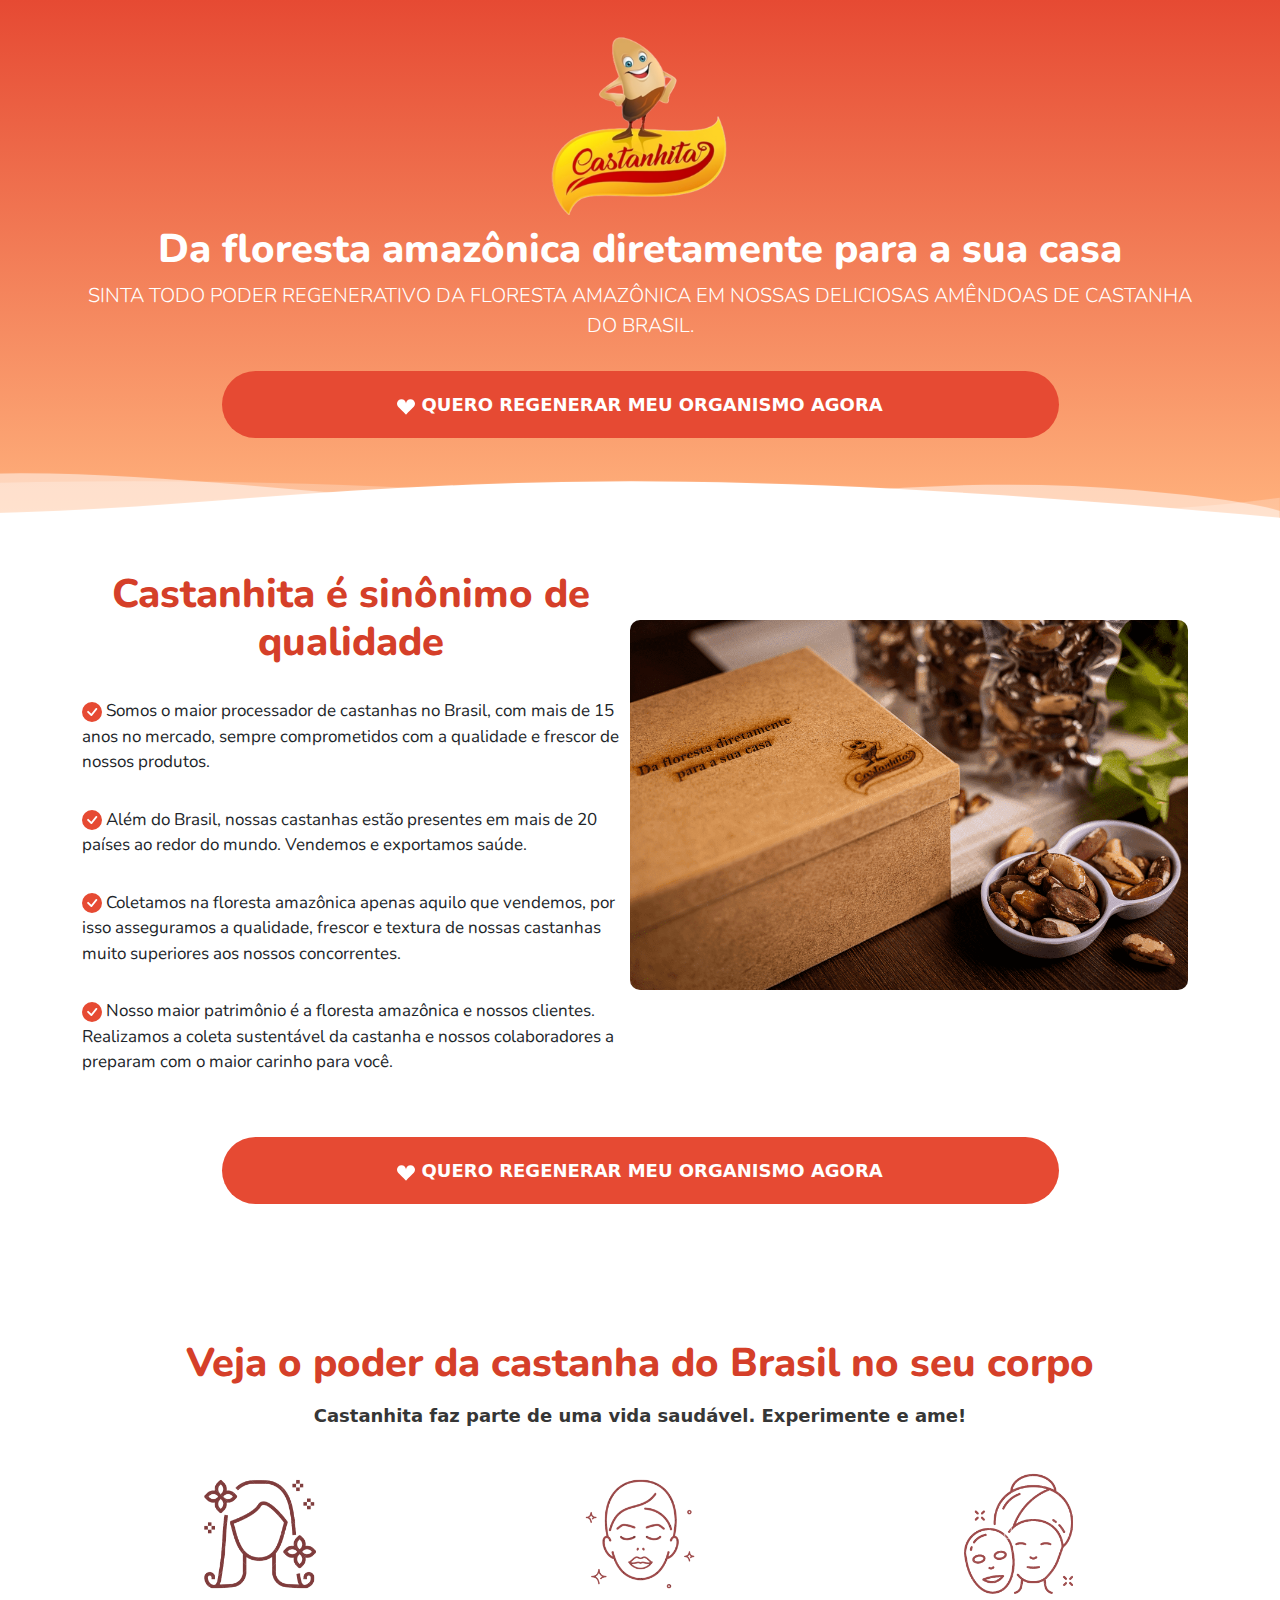
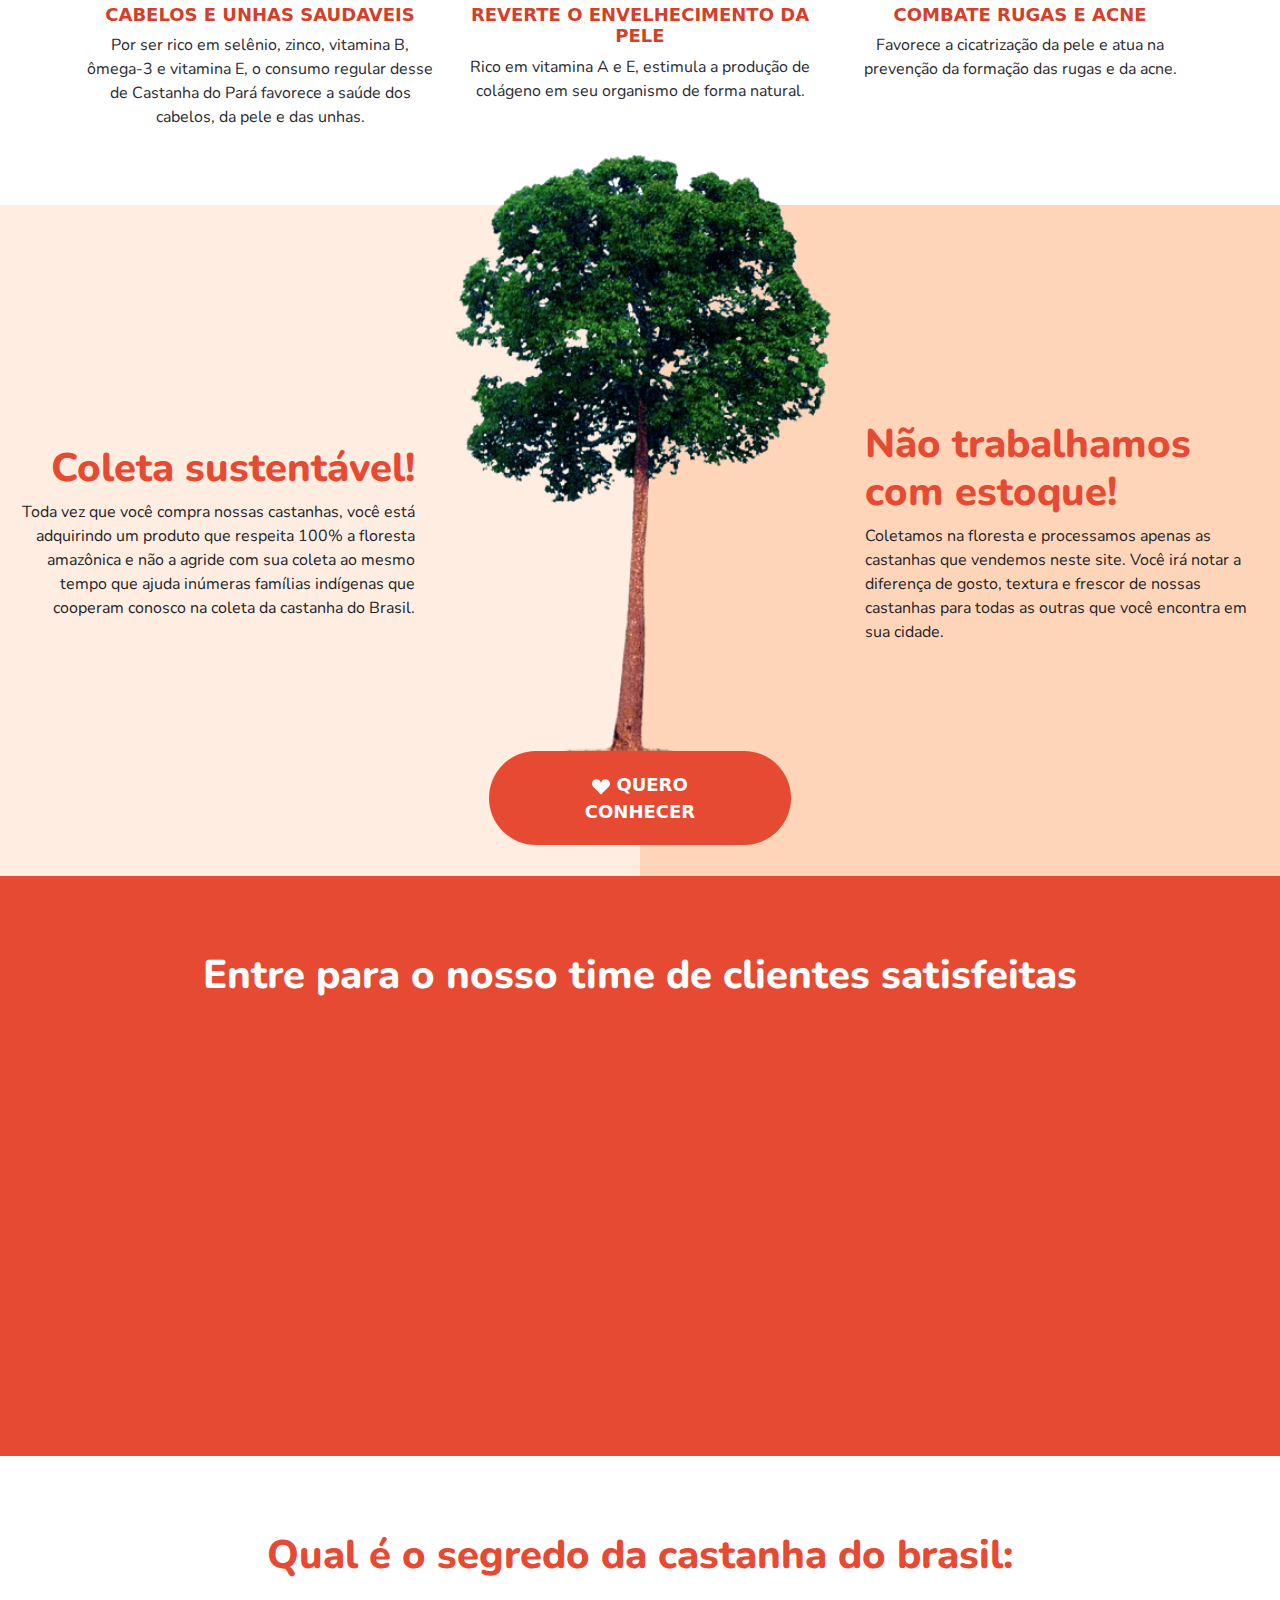
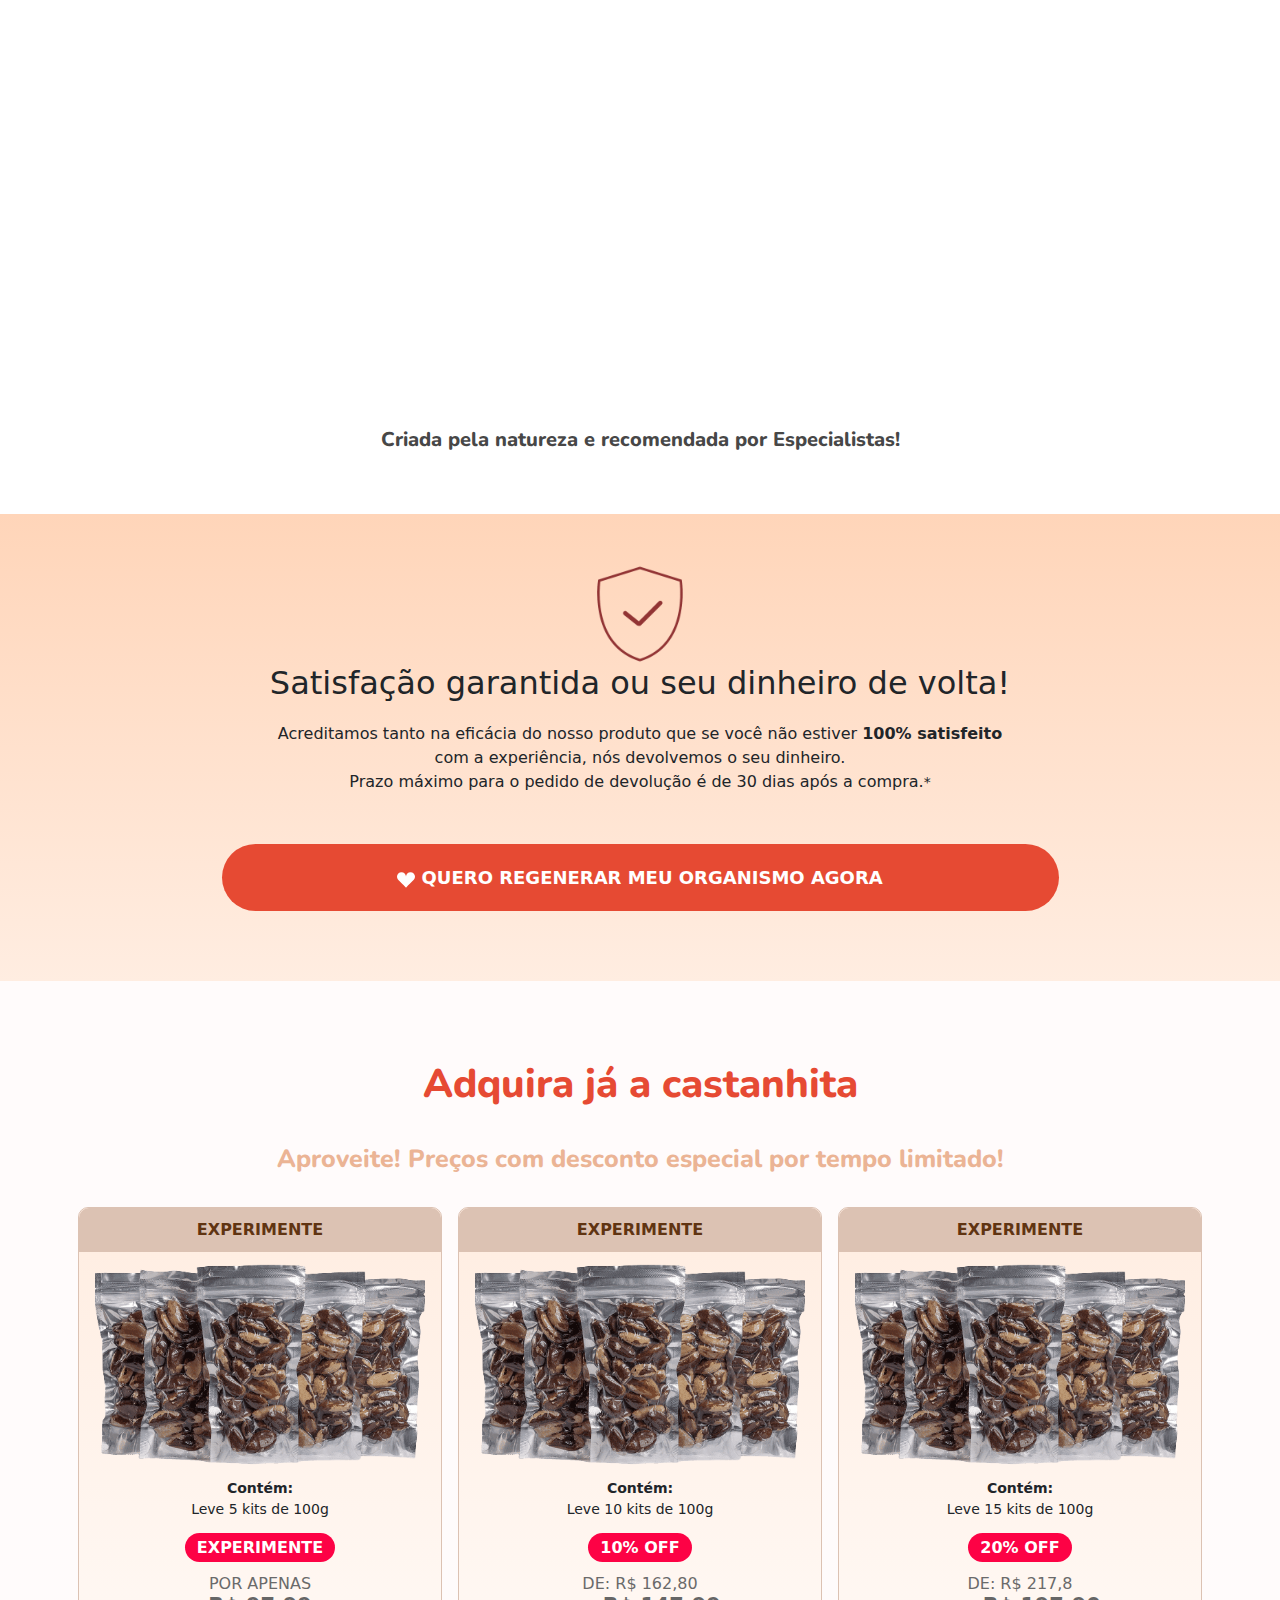
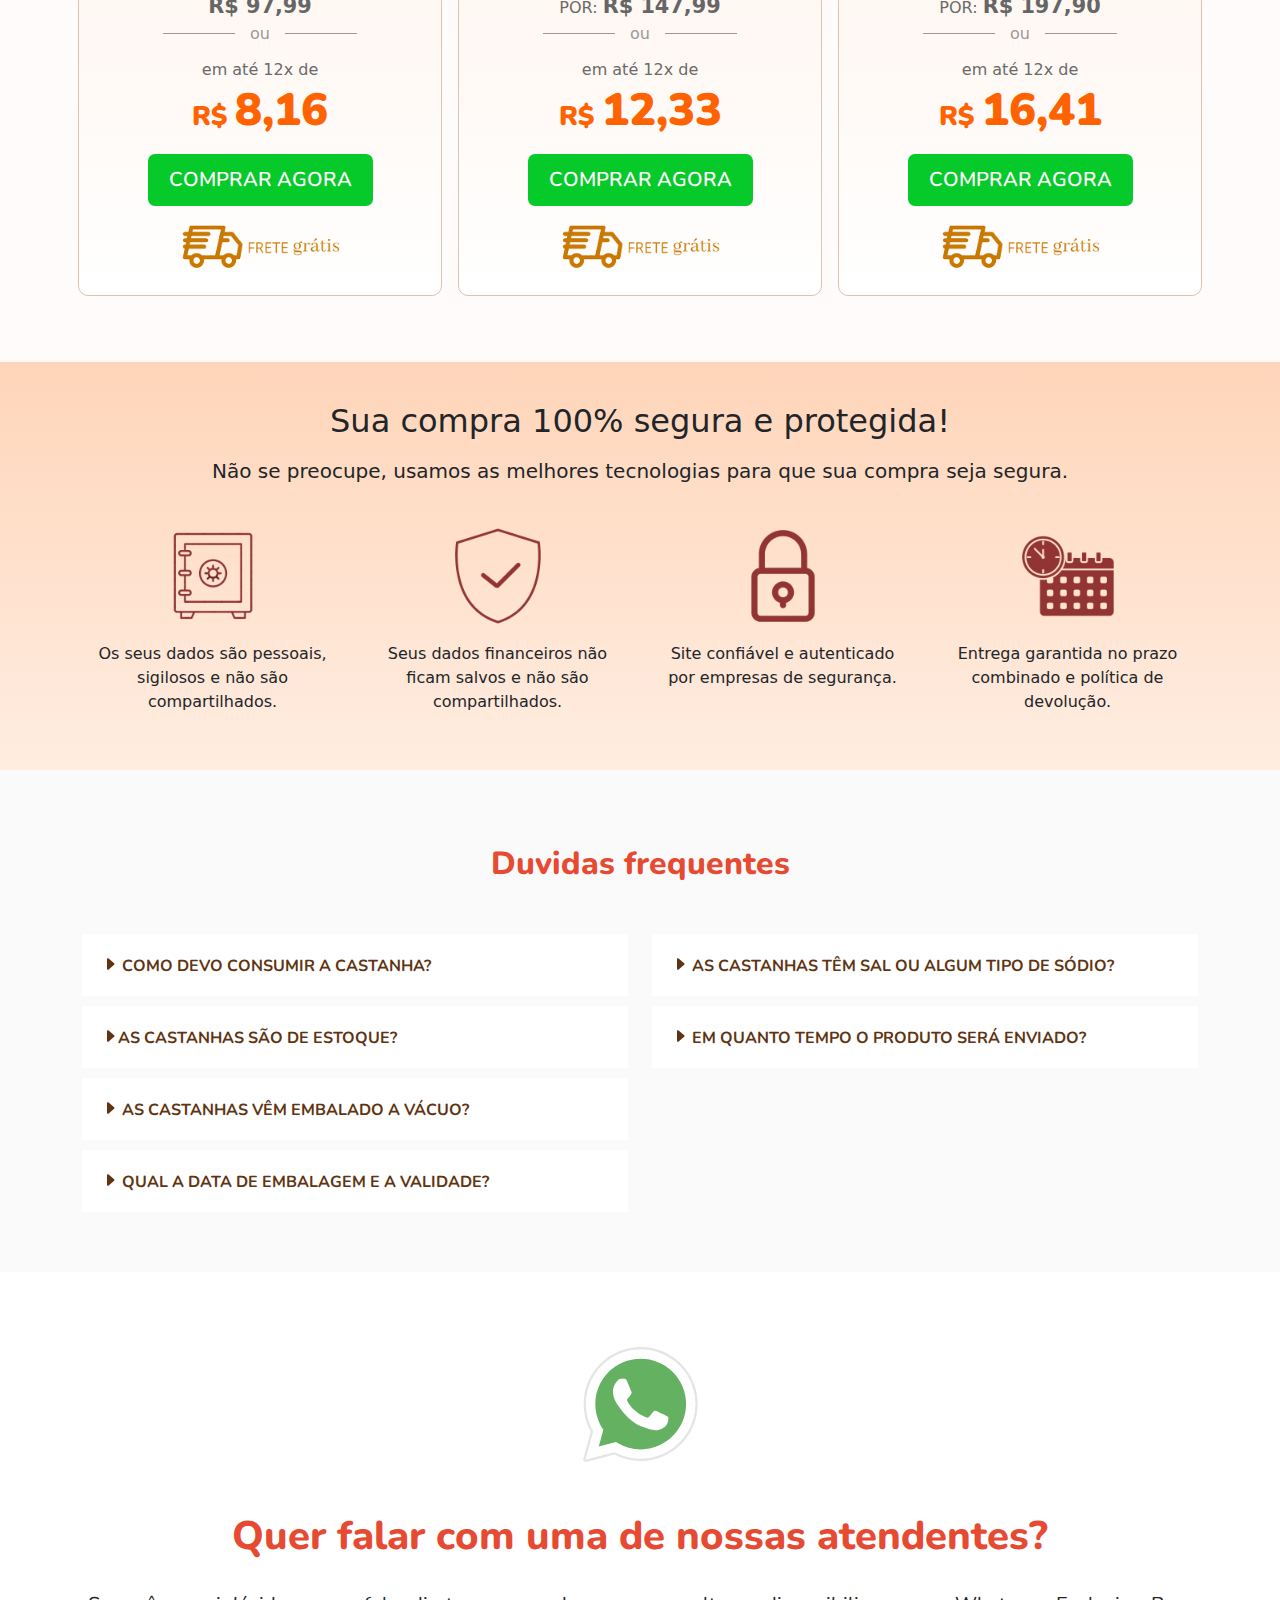
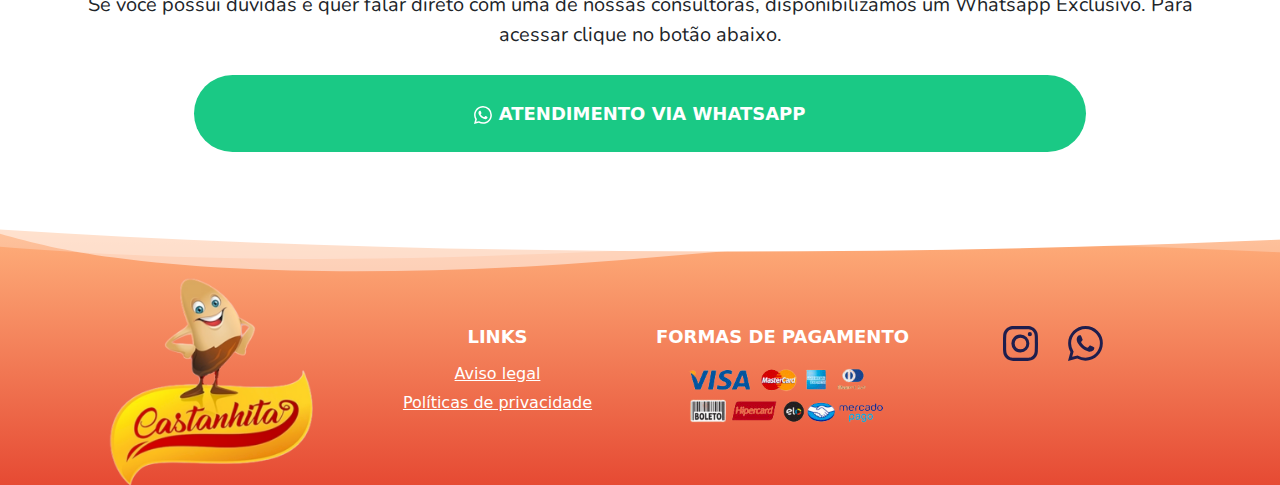
<file: index.html>
<!DOCTYPE html>
<!-- saved from url=(0025) -->
<html><link type="text/css" rel="stylesheet" id="dark-mode-custom-link"><link type="text/css" rel="stylesheet" id="dark-mode-general-link"><style lang="en" type="text/css" id="dark-mode-custom-style"></style><style lang="en" type="text/css" id="dark-mode-native-style"></style><style lang="en" type="text/css" id="dark-mode-native-sheet"></style><head><meta http-equiv="Content-Type" content="text/html; charset=UTF-8">

<meta name="viewport" content="width=device-width, initial-scale=1">
<title>castanhita</title>
<link rel="shortcut icon" type="image/png" href="print castanhita.png">
<link href="./castanhita/styles.css" rel="stylesheet" type="text/css" media="all">
<link href="./castanhita/bootstrap.min.css" rel="stylesheet" integrity="sha384-0evHe/X+R7YkIZDRvuzKMRqM+OrBnVFBL6DOitfPri4tjfHxaWutUpFmBp4vmVor" crossorigin="anonymous">


<!-- Hotjar Tracking Code for https://castanhita.com/ -->
<script>
    (function(h,o,t,j,a,r){
        h.hj=h.hj||function(){(h.hj.q=h.hj.q||[]).push(arguments)};
        h._hjSettings={hjid:3283400,hjsv:6};
        a=o.getElementsByTagName('head')[0];
        r=o.createElement('script');r.async=1;
        r.src=t+h._hjSettings.hjid+j+h._hjSettings.hjsv;
        a.appendChild(r);
    })(window,document,'https://static.hotjar.com/c/hotjar-','.js?sv=');
</script>

</head>

<body>
	<header class="over-header">
		<div class="container">
			<div class="row">
				<div class="col-md-12 text-center">
					<img src="./print castanhita.png" alt="" class="logo" width="180px">
				</div>
			</div>
		</div>
	</header>

	<section class="section-topo">
		<div class="container w-1000">
			<div class="text-center">
				<div class="">
					<h1 style="font-family: Nunito, sans-serif; font-weight: 800;" class="text-white">
						Da floresta amazônica diretamente para a sua casa
					</h1>
					<p style="font-size: 1.25rem; font-weight: 300;" class="lead text-white fonte">
						SINTA TODO PODER REGENERATIVO DA FLORESTA AMAZÔNICA EM NOSSAS DELICIOSAS AMÊNDOAS DE CASTANHA DO BRASIL.
					</p>
					<div class=" text-center">
						<a href="#oferta-hc" class="cta cta-phc cta-doutora"><svg xmlns="http://www.w3.org/2000/svg" width="18" height="18" fill="currentColor" class="bi bi-suit-heart-fill" viewBox="0 0 16 16">
			  <path d="M4 1c2.21 0 4 1.755 4 3.92C8 2.755 9.79 1 12 1s4 1.755 4 3.92c0 3.263-3.234 4.414-7.608 9.608a.513.513 0 0 1-.784 0C3.234 9.334 0 8.183 0 4.92 0 2.755 1.79 1 4 1z"></path>
			   </svg> 	QUERO REGENERAR MEU ORGANISMO AGORA</a>
					</div>
				</div>
			</div>
		</div>
		<div class="custom-shape-divider-bottom-1626608064">
			<svg data-name="Layer 1" xmlns="http://www.w3.org/2000/svg" viewBox="0 0 1200 120" preserveAspectRatio="none">
				<path d="M0,0V46.29c47.79,22.2,103.59,32.17,158,28,70.36-5.37,136.33-33.31,206.8-37.5C438.64,32.43,512.34,53.67,583,72.05c69.27,18,138.3,24.88,209.4,13.08,36.15-6,69.85-17.84,104.45-29.34C989.49,25,1113-14.29,1200,52.47V0Z" opacity=".25" class="shape-fill"></path>
				<path d="M0,0V15.81C13,36.92,27.64,56.86,47.69,72.05,99.41,111.27,165,111,224.58,91.58c31.15-10.15,60.09-26.07,89.67-39.8,40.92-19,84.73-46,130.83-49.67,36.26-2.85,70.9,9.42,98.6,31.56,31.77,25.39,62.32,62,103.63,73,40.44,10.79,81.35-6.69,119.13-24.28s75.16-39,116.92-43.05c59.73-5.85,113.28,22.88,168.9,38.84,30.2,8.66,59,6.17,87.09-7.5,22.43-10.89,48-26.93,60.65-49.24V0Z" opacity=".5" class="shape-fill"></path>
				<path d="M0,0V5.63C149.93,59,314.09,71.32,475.83,42.57c43-7.64,84.23-20.12,127.61-26.46,59-8.63,112.48,12.24,165.56,35.4C827.93,77.22,886,95.24,951.2,90c86.53-7,172.46-45.71,248.8-84.81V0Z" class="shape-fill"></path>
			</svg>
		</div>
	</section>

<!-- Topo principal !-->
<section class="poderhc1" id="poderhc1">
	<div class="container">

		<div class=" beneficio-item1">
			<p><img height="100%" width="50%" src="./castanhita/F3.png" align="right" class="img-fluid img-responsive">
			<h1>Castanhita é sinônimo de qualidade</h1></p>
			<div class="sumire">
				<p><svg xmlns="http://www.w3.org/2000/svg" color="#E64A33" width="20" height="20" fill="currentColor" class="bi bi-check-circle-fill" viewBox="0 0 16 16">
					<path d="M16 8A8 8 0 1 1 0 8a8 8 0 0 1 16 0zm-3.97-3.03a.75.75 0 0 0-1.08.022L7.477 9.417 5.384 7.323a.75.75 0 0 0-1.06 1.06L6.97 11.03a.75.75 0 0 0 1.079-.02l3.992-4.99a.75.75 0 0 0-.01-1.05z"></path>
				</svg> Somos o maior processador de castanhas no Brasil, com mais de 15 anos no mercado, sempre comprometidos com a qualidade e frescor de nossos produtos.</p>
				<p><svg xmlns="http://www.w3.org/2000/svg" color="#E64A33" width="20" height="20" fill="currentColor" class="bi bi-check-circle-fill" viewBox="0 0 16 16">
					<path d="M16 8A8 8 0 1 1 0 8a8 8 0 0 1 16 0zm-3.97-3.03a.75.75 0 0 0-1.08.022L7.477 9.417 5.384 7.323a.75.75 0 0 0-1.06 1.06L6.97 11.03a.75.75 0 0 0 1.079-.02l3.992-4.99a.75.75 0 0 0-.01-1.05z"></path>
				</svg> Além do Brasil, nossas castanhas estão presentes em mais de 20 países ao redor do mundo. Vendemos e exportamos saúde.</p>
				<p><svg xmlns="http://www.w3.org/2000/svg" color="#E64A33" width="20" height="20" fill="currentColor" class="bi bi-check-circle-fill" viewBox="0 0 16 16">
					<path d="M16 8A8 8 0 1 1 0 8a8 8 0 0 1 16 0zm-3.97-3.03a.75.75 0 0 0-1.08.022L7.477 9.417 5.384 7.323a.75.75 0 0 0-1.06 1.06L6.97 11.03a.75.75 0 0 0 1.079-.02l3.992-4.99a.75.75 0 0 0-.01-1.05z"></path>
				</svg> Coletamos na floresta amazônica apenas aquilo que vendemos, por isso asseguramos a qualidade, frescor e textura de nossas castanhas muito superiores aos nossos concorrentes.</p>
				<p><svg xmlns="http://www.w3.org/2000/svg" color="#E64A33" width="20" height="20" fill="currentColor" class="bi bi-check-circle-fill" viewBox="0 0 16 16">
					<path d="M16 8A8 8 0 1 1 0 8a8 8 0 0 1 16 0zm-3.97-3.03a.75.75 0 0 0-1.08.022L7.477 9.417 5.384 7.323a.75.75 0 0 0-1.06 1.06L6.97 11.03a.75.75 0 0 0 1.079-.02l3.992-4.99a.75.75 0 0 0-.01-1.05z"></path>
				</svg> Nosso maior patrimônio é a floresta amazônica e nossos clientes. Realizamos a coleta sustentável da castanha e nossos colaboradores a preparam com o maior carinho para você.</p>
			</div>
			  	<div class="sumir">
					<p><svg xmlns="http://www.w3.org/2000/svg" color="#E64A33" width="20" height="20" fill="currentColor" class="bi bi-check-circle-fill" viewBox="0 0 16 16">
						<path d="M16 8A8 8 0 1 1 0 8a8 8 0 0 1 16 0zm-3.97-3.03a.75.75 0 0 0-1.08.022L7.477 9.417 5.384 7.323a.75.75 0 0 0-1.06 1.06L6.97 11.03a.75.75 0 0 0 1.079-.02l3.992-4.99a.75.75 0 0 0-.01-1.05z"></path>
					  </svg> Somos o maior processador de castanhas no Brasil.</p>
					<p><svg xmlns="http://www.w3.org/2000/svg" color="#E64A33" width="20" height="20" fill="currentColor" class="bi bi-check-circle-fill" viewBox="0 0 16 16">
						<path d="M16 8A8 8 0 1 1 0 8a8 8 0 0 1 16 0zm-3.97-3.03a.75.75 0 0 0-1.08.022L7.477 9.417 5.384 7.323a.75.75 0 0 0-1.06 1.06L6.97 11.03a.75.75 0 0 0 1.079-.02l3.992-4.99a.75.75 0 0 0-.01-1.05z"></path>
					  </svg> Nossas castanhas estão presentes em mais de 20 países ao redor do mundo.</p>
					<p><svg xmlns="http://www.w3.org/2000/svg" color="#E64A33" width="20" height="20" fill="currentColor" class="bi bi-check-circle-fill" viewBox="0 0 16 16">
						<path d="M16 8A8 8 0 1 1 0 8a8 8 0 0 1 16 0zm-3.97-3.03a.75.75 0 0 0-1.08.022L7.477 9.417 5.384 7.323a.75.75 0 0 0-1.06 1.06L6.97 11.03a.75.75 0 0 0 1.079-.02l3.992-4.99a.75.75 0 0 0-.01-1.05z"></path>
					  </svg> Coletamos na floresta amazônica apenas aquilo que vendemos.</p>
					<p><svg xmlns="http://www.w3.org/2000/svg" color="#E64A33" width="20" height="20" fill="currentColor" class="bi bi-check-circle-fill" viewBox="0 0 16 16">
						<path d="M16 8A8 8 0 1 1 0 8a8 8 0 0 1 16 0zm-3.97-3.03a.75.75 0 0 0-1.08.022L7.477 9.417 5.384 7.323a.75.75 0 0 0-1.06 1.06L6.97 11.03a.75.75 0 0 0 1.079-.02l3.992-4.99a.75.75 0 0 0-.01-1.05z"></path>
					  </svg> Nosso maior patrimônio é a floresta amazônica e nossos clientes.</p>
		
				</div>
			  <div class="row">
				<div class=" text-center">
					<a href="#oferta-hc" class="cta cta-phc cta-doutora"><svg xmlns="http://www.w3.org/2000/svg" width="18" height="18" fill="currentColor" class="bi bi-suit-heart-fill" viewBox="0 0 16 16">
		  <path d="M4 1c2.21 0 4 1.755 4 3.92C8 2.755 9.79 1 12 1s4 1.755 4 3.92c0 3.263-3.234 4.414-7.608 9.608a.513.513 0 0 1-.784 0C3.234 9.334 0 8.183 0 4.92 0 2.755 1.79 1 4 1z"></path>
		   </svg> 	QUERO REGENERAR MEU ORGANISMO AGORA</a>
				</div>
			</div>
		</div>
		
	</div>
</section>

<section class="poderhc" id="poderhc">
	<div class="container">
		<div class="row">
			<div class="col-md-12 col-lg-12 col-sm-12 text-phc">
				<h1>Veja o poder da castanha do Brasil no seu corpo</h1>
				<p>Castanhita faz parte de uma vida saudável. Experimente e ame!</p>
			</div>
		</div>
			<div class="row beneficios-hc">
				<div class="col-md-4 col-lg-4 col-sm-4 beneficio-item">
					<img height="100%" width="100%" src="./castanhita/cabelo.png" class="img-fluid img-responsive">
					<h1>Cabelos e unhas saudaveis</h1>
					<p>Por ser rico em selênio, zinco, vitamina B, ômega-3 e vitamina E, o consumo regular desse de Castanha do Pará favorece a saúde dos cabelos, da pele e das unhas.</p>
				</div>
				
				<div class="col-md-4 col-lg-4 col-sm-4 beneficio-item">
					<img height="100%" width="100%" src="./castanhita/fogo.png" class="img-fluid img-responsive">
					<h1>Reverte o envelhecimento da pele</h1>
					<p>Rico em vitamina A e E, estimula a produção de colágeno em seu organismo de forma natural.</p>
				</div>
				
				<div class="col-md-4 col-lg-4 col-sm-4 beneficio-item">
					<img height="100%" width="100%" src="./castanhita/barriga.png" class="img-fluid img-responsive">
					<h1>COMBATE RUGAS E ACNE</h1>
					<p>Favorece a cicatrização da pele e atua na prevenção da formação das rugas e da acne.</p>
				</div>
			</div>	
	</div>
	</section>

	<section class="section-sobrepor pb-0 pb-md-5 section-dois-sabores invert">
		<div class="container-fluid">
			<div class="row align-items-center">
				<div class="col-12 col-md-4 text-center text-md-end pt-5 pb-5 pb-md-0">
					<h2 class="color-marron">
						Coleta sustentável!
					</h2>
					<p class="fonte">
						Toda vez que você compra nossas castanhas, você está adquirindo um produto que respeita 100% a floresta amazônica e não a agride com sua coleta ao mesmo tempo que ajuda inúmeras famílias indígenas que cooperam conosco na coleta da castanha do Brasil.
					</p>
				</div>
				<div class="col-12 col-md-4 text-center  d-md-block" style="margin-top: -60px">
					<img src="./castanhita/castanhal.png" class="img-fluid d-block mx-auto" width="390px">
					<div class="row siri">
						<div class=" text-center">
							<a href="#oferta-hc" class="cta cta-phc cta-doutora"><svg xmlns="http://www.w3.org/2000/svg" width="18" height="18" fill="currentColor" class="bi bi-suit-heart-fill" viewBox="0 0 16 16">
				  <path d="M4 1c2.21 0 4 1.755 4 3.92C8 2.755 9.79 1 12 1s4 1.755 4 3.92c0 3.263-3.234 4.414-7.608 9.608a.513.513 0 0 1-.784 0C3.234 9.334 0 8.183 0 4.92 0 2.755 1.79 1 4 1z"></path>
				</svg> 	QUERO CONHECER</a>
						</div>
					</div>
				</div>
				<div class="col-12 col-md-4 text-center text-md-start pt-5 pb-5 pb-md-0">
					<h2 class="color-marron">
						Não trabalhamos com estoque!
					</h2>
					<p class="fonte" >
						Coletamos na floresta e processamos apenas as castanhas que vendemos neste site. Você irá notar a diferença de gosto, textura e frescor de nossas castanhas para todas as outras que você encontra em sua cidade.
					</p>
				</div>
			</div>
		</div>
	</section>

<!-- Videos !-->
<section class="videos-hc" id="videos-hc">
	<div class="container">
		<div class="row">
			<h1 class="col-md-12 col-lg-12 col-sm-12">Entre para o nosso time de clientes satisfeitas</h1>
		</div>
		
		<div class="row">
				<div class="col-md-2 col-lg-3 col-sm-2">
					<iframe style="border-radius: 10px;" src="https://www.youtube.com/embed/ucerc4R-bMU?rel=0&amp;controls=0&amp;showinfo=0&amp;enablejsapi=1&amp;playsinline=1&amp;start=1" width="100%" height="350px" frameborder="0" allow="autoplay; fullscreen; picture-in-picture" allowfullscreen=""></iframe>
				</div>
				
				<div class="col-md-2 col-lg-3 col-sm-2">
					<iframe style="border-radius: 10px;" src="https://www.youtube.com/embed/9mVlnSSRRxY?rel=0&amp;controls=0&amp;showinfo=0&amp;enablejsapi=1&amp;playsinline=1&amp;start=1" width="100%" height="350px" frameborder="0" allow="autoplay; fullscreen; picture-in-picture" allowfullscreen=""></iframe>
				</div>
				
				<div class="col-md-2 col-lg-3 col-sm-2">
					<iframe style="border-radius: 10px;" src="https://www.youtube.com/embed/5n1RwNR6G30?rel=0&amp;controls=0&amp;showinfo=0&amp;enablejsapi=1&amp;playsinline=1&amp;start=1" width="100%" height="350px" frameborder="0" allow="autoplay; fullscreen; picture-in-picture" allowfullscreen=""></iframe>
				</div>
				
				<div class="col-md-2 col-lg-3 col-sm-2">
					<iframe style="border-radius: 10px;" src="https://www.youtube.com/embed/P06j4wSCFQ0?rel=0&amp;controls=0&amp;showinfo=0&amp;enablejsapi=1&amp;playsinline=1&amp;start=1" width="100%" height="350px" frameborder="0" allow="autoplay; fullscreen; picture-in-picture" allowfullscreen=""></iframe>
				</div>		
		</div>
	</div>
</section>
<!-- Videos !-->
 
<!-- Formula !-->
<section class="formula-hc" id="formula-hc">
<div class="container">
	<div class="row">
		<div class="col-md-12 col-lg-12 col-sm-12 text-formula">
			<h1>Qual é o segredo da castanha do brasil:</h1>
			<iframe src="https://www.youtube.com/embed/Ra8sm_R8Lso?rel=0&amp;controls=0&amp;showinfo=0&amp;enablejsapi=1&amp;playsinline=1&amp;start=1" width="100%" height="350px" frameborder="10" allow="autoplay; fullscreen; picture-in-picture" allowfullscreen=""></iframe>
			<h2>Criada pela natureza e recomendada por Especialistas!</h2>
			<p></p>
		</div>
	</div>
</div>
</section>
<!-- Renove !-->

<section class="section bg-color2 section-garantia">
	<div class="container">
		<div class="text-cente">
			<div class=" text-center">
				
				<div class="">
					<img width="100px" height="100px" src="./castanhita/escudo.png" alt="img">
				</div>
				<h2 class="color-marron">
					Satisfação garantida
					ou seu dinheiro de volta!
				</h2>

				<p style="margin: 20px 0px;">
					Acreditamos tanto na eficácia do nosso produto que se você não estiver
					<strong>100% satisfeito</strong> <br> com a experiência, nós devolvemos o seu dinheiro. <br> Prazo
					máximo para o pedido de devolução é de 30 dias após a compra.<span class="small">*</span>
				</p>
				<div class="row">
					<div class=" text-center">
						<a href="#oferta-hc" class="cta cta-phc cta-doutora"><svg xmlns="http://www.w3.org/2000/svg" width="18" height="18" fill="currentColor" class="bi bi-suit-heart-fill" viewBox="0 0 16 16">
			  <path d="M4 1c2.21 0 4 1.755 4 3.92C8 2.755 9.79 1 12 1s4 1.755 4 3.92c0 3.263-3.234 4.414-7.608 9.608a.513.513 0 0 1-.784 0C3.234 9.334 0 8.183 0 4.92 0 2.755 1.79 1 4 1z"></path>
			   </svg> 	QUERO REGENERAR MEU ORGANISMO AGORA</a>
					</div>
				</div>
			</div>
		</div>
	</div>
</section>

<!-- Oferta !-->
<section class="oferta-hc" id="oferta-hc">
<div class="container">
	<div class="row">
		<div class="col-md-12 col-lg-12 col-sm-12 headline-oferta">
			<h1>Adquira já a castanhita</h1>
			<h2>Aproveite! Preços com desconto especial por tempo limitado!</h2>
		</div>
	</div>
		<div class="row potes-oferta text-center">

			<div class="col-md-4 pb-3 px-2 preco order-1 order-md-1">
				<div class="box">
					<div class="col-md-12 header-preco">
						<p class="title-header py-0">EXPERIMENTE</p>
					</div>
					<div class="content-box">
						<div class="col-6 col-md-12 px-0 px-md-3">
							<img src="./castanhita/castabloco.png" class="img-fluid mb-2">
							<p class="small d-none d-md-inline-block text-combo">
								<strong>Contém:</strong><br>
								Leve 5 kits de 100g
							</p>
						</div>
						<div class="col-6 col-md-12 text-start text-md-center ps-2 ps-md-0 my-auto pt-2">
							<p class="desconto mb-0">EXPERIMENTE</p>
							<p class="preco-antigo">POR APENAS</p>
							<p class="preco-novo">
								<span class="destaque-valor-novo">R$ 97,99</span><span class="d-inline-block d-md-none ms-1"> ou</span>
							</p>
							<p class="divisor-preco-prazo">
								<span class="divisor"></span> ou <span class="divisor"></span>
							</p>
							<p class="qt-parcelas">em até 12x de</p>
							<p class="valor-parcela"><span class="sifrao">R$</span> 8,16</p>
						</div>
						<div class="col-12 col-md-12">
							<a href="https://castanhita.pay.yampi.com.br/r/B7PSR8YRYI" class="btn cta-comprar mb-3 mb-md-0" target="_blank">COMPRAR AGORA</a>
							<img src="./castanhita/frete.png" width="160" class="img-fluid mb-4 mt-3 d-none d-md-inline-block">
						</div>
					</div>
				</div>
			</div>

			<div class="col-md-4 pb-3 px-2 preco order-2 order-md-1">
				<div class="box">
					<div class="col-md-12 header-preco">
						<p class="title-header py-0">EXPERIMENTE</p>
					</div>
					<div class="content-box">
						<div class="col-6 col-md-12 px-0 px-md-3">
							<img src="./castanhita/castabloco.png" class="img-fluid mb-2">							<p class="small d-none d-md-inline-block text-combo">
								<strong>Contém:</strong><br>
								Leve 10 kits de 100g
							</p>
						</div>
						<div class="col-6 col-md-12 text-start text-md-center ps-2 ps-md-0 my-auto pt-2">
							<p class="desconto mb-0">10% OFF</p>
							<p class="preco-antigo">DE: R$ 162,80</p>
							<p class="preco-novo">POR: 
								<span class="destaque-valor-novo">R$ 147,99</span><span class="d-inline-block d-md-none ms-1"> ou</span>
							</p>
							<p class="divisor-preco-prazo">
								<span class="divisor"></span> ou <span class="divisor"></span>
							</p>
							<p class="qt-parcelas">em até 12x de</p>
							<p class="valor-parcela"><span class="sifrao">R$</span> 12,33</p>
						</div>
						<div class="col-12 col-md-12">
							<a href="https://castanhita.pay.yampi.com.br/r/5KXL8E4DWT" class="btn cta-comprar mb-3 mb-md-0" target="_blank">COMPRAR AGORA</a>
							<img src="./castanhita/frete.png" width="160" class="img-fluid mb-4 mt-3 d-none d-md-inline-block">
						</div>
					</div>
				</div>
			</div>

			<div class="col-md-4 pb-3 px-2 preco order-3 order-md-1">
				<div class="box">
					<div class="col-md-12 header-preco">
						<p class="title-header py-0">EXPERIMENTE</p>
					</div>
					<div class="content-box">
						<div class="col-6 col-md-12 px-0 px-md-3">
							<img src="./castanhita/castabloco.png" class="img-fluid mb-2">							<p class="small d-none d-md-inline-block text-combo">
								<strong>Contém:</strong><br>
								Leve 15 kits de 100g
							</p>
						</div>
						<div class="col-6 col-md-12 text-start text-md-center ps-2 ps-md-0 my-auto pt-2">
							<p class="desconto mb-0">20% OFF</p>
							<p class="preco-antigo">DE: R$ 217,8</p>
							<p class="preco-novo">POR: 
								<span class="destaque-valor-novo">R$ 197,90</span><span class="d-inline-block d-md-none ms-1"> ou</span>
							</p>
							<p class="divisor-preco-prazo">
								<span class="divisor"></span> ou <span class="divisor"></span>
							</p>
							<p class="qt-parcelas">em até 12x de</p>
							<p class="valor-parcela"><span class="sifrao">R$</span> 16,41</p>
						</div>
						<div class="col-12 col-md-12">
							<a href="https://castanhita.pay.yampi.com.br/r/BY5KTXGYFK" class="btn cta-comprar mb-3 mb-md-0" target="_blank">COMPRAR AGORA</a>
							<img src="./castanhita/frete.png" width="160" class="img-fluid mb-4 mt-3 d-none d-md-inline-block">
						</div>
					</div>
				</div>
			</div>

		</div>
</div>
</section>
<!-- Oferta !-->

<section class="section bg-color1">
	<div class="container w-1000">
		<div class="row mb-4">
			<div class="col-md-12 text-center">
				<h2 class="color-marron mb-3">
					Sua compra 100%<br class="d-block d-md-none">
					segura e protegida!
				</h2>
				<p class="lead">
					Não se preocupe, usamos as melhores tecnologias para que sua compra seja segura.
				</p>
			</div>
		</div>
		<div class="row">
			<div class="col-6 col-md-3 px-4 text-center">
				<img width="100px" height="100px" src="./castanhita/cofre.png" alt="img" alt="" class="img-fluid mb-3" width="70">
				<p>Os seus dados são pessoais, sigilosos e não são compartilhados.</p>
			</div>
			<div class="col-6 col-md-3 px-4 text-center">
				<img width="100px" height="100px" src="./castanhita/escudo.png" alt="img" alt="" class="img-fluid mb-3" width="70">
				<p>Seus dados financeiros não ficam salvos e não são compartilhados.</p>
			</div>
			<div class="col-6 col-md-3 px-4 text-center">
				<img width="100px" height="100px" src="./castanhita/cadeado.png" alt="img" alt="" class="img-fluid mb-3" width="70">
				<p>Site confiável e autenticado por empresas de segurança.</p>
			</div>
			<div class="col-6 col-md-3 px-4 text-center">
				<img width="100px" height="100px" src="./castanhita/calendario.png" alt="img" alt="" class="img-fluid mb-3" width="70">
				<p>Entrega garantida no prazo combinado e política de devolução.</p>
			</div>
		</div>
	</div>
</section>

<!-- pergunta !-->
<section class="faq" id="faq">
	<div class="container">
		<div class="row">
			<div class="col-md-12 col-lg-12 col-sm-12">
				<h1>Duvidas frequentes</h1>
			</div>
				<div class="col-md-6 col-lg-6 col-sm-6">

								<div class="faq-item">
									<button class="accordion"><svg xmlns="http://www.w3.org/2000/svg" width="16" height="16" fill="currentColor" class="bi bi-caret-right-fill" viewBox="0 0 16 16">
  							<path d="m12.14 8.753-5.482 4.796c-.646.566-1.658.106-1.658-.753V3.204a1 1 0 0 1 1.659-.753l5.48 4.796a1 1 0 0 1 0 1.506z"></path>
						</svg> Como devo consumir a castanha?</button>
									<div class="panel">
										<p>A maneira mais saudável para consumir a castanha-do-pará é natural e sem sal, evitando o excesso de sódio. E basta duas por dia!</p>
									</div>
								</div>

								<div class="faq-item">
									<button class="accordion"><svg xmlns="http://www.w3.org/2000/svg" width="16" height="16" fill="currentColor" class="bi bi-caret-right-fill" viewBox="0 0 16 16">
  							<path d="m12.14 8.753-5.482 4.796c-.646.566-1.658.106-1.658-.753V3.204a1 1 0 0 1 1.659-.753l5.48 4.796a1 1 0 0 1 0 1.506z"></path>
						</svg>As castanhas são de estoque?</button>
									<div class="panel">
										<p>Não, coletamos na floresta amazônica apenas aquilo que vendemos, por isso asseguramos a qualidade, frescor e textura de nossas castanhas muito superiores aos nossos concorrentes.</p>
									</div>
								</div>

								<div class="faq-item">
									<button class="accordion"><svg xmlns="http://www.w3.org/2000/svg" width="16" height="16" fill="currentColor" class="bi bi-caret-right-fill" viewBox="0 0 16 16">
  							<path d="m12.14 8.753-5.482 4.796c-.646.566-1.658.106-1.658-.753V3.204a1 1 0 0 1 1.659-.753l5.48 4.796a1 1 0 0 1 0 1.506z"></path>
						</svg> As castanhas vêm embalado a vácuo?</button>
									<div class="panel">
										<p>Sim, nossas castanhas são coletadas e logo em seguida embaladas a vácuo para o envio.</p>
									</div>
								</div>

								<div class="faq-item">
									<button class="accordion"><svg xmlns="http://www.w3.org/2000/svg" width="16" height="16" fill="currentColor" class="bi bi-caret-right-fill" viewBox="0 0 16 16">
  							<path d="m12.14 8.753-5.482 4.796c-.646.566-1.658.106-1.658-.753V3.204a1 1 0 0 1 1.659-.753l5.48 4.796a1 1 0 0 1 0 1.506z"></path>
						</svg> Qual a data de embalagem e a validade?</button>
									<div class="panel">
										<p>Nossas castanhas são embaladas após à compra for aprovada e a validade dura 24 meses depois do embalado a vácuo.</p>
									</div>
								</div>

							</div>

				<div class="col-md-6 col-lg-6 col-sm-6">

					<div class="faq-item">
						<button class="accordion"><svg xmlns="http://www.w3.org/2000/svg" width="16" height="16" fill="currentColor" class="bi bi-caret-right-fill" viewBox="0 0 16 16">
  							<path d="m12.14 8.753-5.482 4.796c-.646.566-1.658.106-1.658-.753V3.204a1 1 0 0 1 1.659-.753l5.48 4.796a1 1 0 0 1 0 1.506z"></path>
						</svg> As castanhas têm sal ou algum tipo de sódio?</button>
						<div class="panel">
							<p>Não, nossas castanhas são totalmente naturais desde a coleta até a embalagem.</p>
						</div>
					</div>
					
					<div class="faq-item">
						<button class="accordion"><svg xmlns="http://www.w3.org/2000/svg" width="16" height="16" fill="currentColor" class="bi bi-caret-right-fill" viewBox="0 0 16 16">
  							<path d="m12.14 8.753-5.482 4.796c-.646.566-1.658.106-1.658-.753V3.204a1 1 0 0 1 1.659-.753l5.48 4.796a1 1 0 0 1 0 1.506z"></path>
						</svg> Em quanto tempo o produto será enviado?</button>
						<div class="panel">
							<p>O produto será enviado em até 48 horas após à compra.</p>
						</div>
					</div>					

				</div>

				<script>
					var acc = document.getElementsByClassName("accordion");
					var i;

					for (i = 0; i < acc.length; i++) {
						acc[i].addEventListener("click", function() {
							this.classList.toggle("active");
							var panel = this.nextElementSibling;
							if (panel.style.maxHeight) {
							  panel.style.maxHeight = null;
							} else {
							  panel.style.maxHeight = panel.scrollHeight + "px";
							} 
						});
					}
				</script>			
		</div>
	</div>
</section>
<!-- pergunta !-->

<!-- WhatsApp !-->
<section class="whastapp-hc" id="whastapp-hc">
<div class="container">
	<div class="row">
		<div class="col-md-12 col-lg-12 col-sm-12 wpp-img">
			<img height="100%" width="100%" src="./castanhita/whatsapp.svg" class="img-fluid img-responsive">
		</div>
		<div class="col-md-12 col-lg-12 col-sm-12 headline-copy-cta-wpp">
			<h1>Quer falar com uma de nossas atendentes?</h1>
			<p>Se você possui dúvidas e quer falar direto com uma de nossas consultoras, disponibilizamos um Whatsapp Exclusivo. Para acessar clique no botão abaixo.</p>
			<a href="https://api.whatsapp.com/send?phone=5565999605030&text=castanhita%20agradece%20seu%20contato.%20Como%20podemos%20ajudar%3F" target="_blank" class="cta1 cta-wpp"><svg xmlns="http://www.w3.org/2000/svg" width="18" height="18" fill="currentColor" class="bi bi-whatsapp" viewBox="0 0 16 16">
  <path d="M13.601 2.326A7.854 7.854 0 0 0 7.994 0C3.627 0 .068 3.558.064 7.926c0 1.399.366 2.76 1.057 3.965L0 16l4.204-1.102a7.933 7.933 0 0 0 3.79.965h.004c4.368 0 7.926-3.558 7.93-7.93A7.898 7.898 0 0 0 13.6 2.326zM7.994 14.521a6.573 6.573 0 0 1-3.356-.92l-.24-.144-2.494.654.666-2.433-.156-.251a6.56 6.56 0 0 1-1.007-3.505c0-3.626 2.957-6.584 6.591-6.584a6.56 6.56 0 0 1 4.66 1.931 6.557 6.557 0 0 1 1.928 4.66c-.004 3.639-2.961 6.592-6.592 6.592zm3.615-4.934c-.197-.099-1.17-.578-1.353-.646-.182-.065-.315-.099-.445.099-.133.197-.513.646-.627.775-.114.133-.232.148-.43.05-.197-.1-.836-.308-1.592-.985-.59-.525-.985-1.175-1.103-1.372-.114-.198-.011-.304.088-.403.087-.088.197-.232.296-.346.1-.114.133-.198.198-.33.065-.134.034-.248-.015-.347-.05-.099-.445-1.076-.612-1.47-.16-.389-.323-.335-.445-.34-.114-.007-.247-.007-.38-.007a.729.729 0 0 0-.529.247c-.182.198-.691.677-.691 1.654 0 .977.71 1.916.81 2.049.098.133 1.394 2.132 3.383 2.992.47.205.84.326 1.129.418.475.152.904.129 1.246.08.38-.058 1.171-.48 1.338-.943.164-.464.164-.86.114-.943-.049-.084-.182-.133-.38-.232z"></path>
</svg> Atendimento via WhatsApp</a>
		</div>
	</div>
</div>
</section>
<!-- WhatsApp !-->

<footer class="footer">
	<div class="custom231">
		<svg id="wavewhatsapp" data-name="Layer 1" xmlns="http://www.w3.org/2000/svg" viewBox="0 0 1200 120" preserveAspectRatio="none">
			<path d="M0,0V46.29c47.79,22.2,103.59,32.17,158,28,70.36-5.37,136.33-33.31,206.8-37.5C438.64,32.43,512.34,53.67,583,72.05c69.27,18,138.3,24.88,209.4,13.08,36.15-6,69.85-17.84,104.45-29.34C989.49,25,1113-14.29,1200,52.47V0Z" opacity=".25" class="shape-fill"></path>
			<path d="M0,0V15.81C13,36.92,27.64,56.86,47.69,72.05,99.41,111.27,165,111,224.58,91.58c31.15-10.15,60.09-26.07,89.67-39.8,40.92-19,84.73-46,130.83-49.67,36.26-2.85,70.9,9.42,98.6,31.56,31.77,25.39,62.32,62,103.63,73,40.44,10.79,81.35-6.69,119.13-24.28s75.16-39,116.92-43.05c59.73-5.85,113.28,22.88,168.9,38.84,30.2,8.66,59,6.17,87.09-7.5,22.43-10.89,48-26.93,60.65-49.24V0Z" opacity=".5" class="shape-fill"></path>
			<path d="M0,0V5.63C149.93,59,314.09,71.32,475.83,42.57c43-7.64,84.23-20.12,127.61-26.46,59-8.63,112.48,12.24,165.56,35.4C827.93,77.22,886,95.24,951.2,90c86.53-7,172.46-45.71,248.8-84.81V0Z" class="shape-fill"></path>
		</svg>
	</div>
	<div class="container">
		<div class="row">
			<div class="col-md-3 col-lg-3 col-sm-3">
				<div class="envio-ft1">
					<img src="./castanhita/print castanhita.png" class="img-fluid img-responsive">
				</div>
			</div>
			<div class="col-md-3 col-lg-3 col-sm-3">
				<div class="links-ft maw">
					<h2>Links</h2>
					<a href="./castanhita/aviso legal/index.html">Aviso legal</a>
					<a href="./castanhita/politica/index.html">Políticas de privacidade</a>
				</div>
			</div>
			<div class="col-md-3 col-lg-3 col-sm-3">
				<div class="envio-ft maw">
					<h2>Formas de pagamento</h2>
					<img height="100%" width="100%" src="./castanhita/cards.png" class="img-fluid img-responsive">
				</div>
			</div>
			<div class="col-md-2 col-lg-2 col-sm-2 redes-sociais">
				<div class="rs-ft maw mas">
					<a href="https://www.instagram.com/castanhitaoriginal/" target="_blsnk" class="instagram-ft" title="Instagram"><svg xmlns="http://www.w3.org/2000/svg" width="35" height="35" fill="currentColor" class="bi bi-instagram" viewBox="0 0 16 16">
  <path d="M8 0C5.829 0 5.556.01 4.703.048 3.85.088 3.269.222 2.76.42a3.917 3.917 0 0 0-1.417.923A3.927 3.927 0 0 0 .42 2.76C.222 3.268.087 3.85.048 4.7.01 5.555 0 5.827 0 8.001c0 2.172.01 2.444.048 3.297.04.852.174 1.433.372 1.942.205.526.478.972.923 1.417.444.445.89.719 1.416.923.51.198 1.09.333 1.942.372C5.555 15.99 5.827 16 8 16s2.444-.01 3.298-.048c.851-.04 1.434-.174 1.943-.372a3.916 3.916 0 0 0 1.416-.923c.445-.445.718-.891.923-1.417.197-.509.332-1.09.372-1.942C15.99 10.445 16 10.173 16 8s-.01-2.445-.048-3.299c-.04-.851-.175-1.433-.372-1.941a3.926 3.926 0 0 0-.923-1.417A3.911 3.911 0 0 0 13.24.42c-.51-.198-1.092-.333-1.943-.372C10.443.01 10.172 0 7.998 0h.003zm-.717 1.442h.718c2.136 0 2.389.007 3.232.046.78.035 1.204.166 1.486.275.373.145.64.319.92.599.28.28.453.546.598.92.11.281.24.705.275 1.485.039.843.047 1.096.047 3.231s-.008 2.389-.047 3.232c-.035.78-.166 1.203-.275 1.485a2.47 2.47 0 0 1-.599.919c-.28.28-.546.453-.92.598-.28.11-.704.24-1.485.276-.843.038-1.096.047-3.232.047s-2.39-.009-3.233-.047c-.78-.036-1.203-.166-1.485-.276a2.478 2.478 0 0 1-.92-.598 2.48 2.48 0 0 1-.6-.92c-.109-.281-.24-.705-.275-1.485-.038-.843-.046-1.096-.046-3.233 0-2.136.008-2.388.046-3.231.036-.78.166-1.204.276-1.486.145-.373.319-.64.599-.92.28-.28.546-.453.92-.598.282-.11.705-.24 1.485-.276.738-.034 1.024-.044 2.515-.045v.002zm4.988 1.328a.96.96 0 1 0 0 1.92.96.96 0 0 0 0-1.92zm-4.27 1.122a4.109 4.109 0 1 0 0 8.217 4.109 4.109 0 0 0 0-8.217zm0 1.441a2.667 2.667 0 1 1 0 5.334 2.667 2.667 0 0 1 0-5.334z"></path>
</svg></a>
					<a href="https://api.whatsapp.com/send?phone=5565999605030&text=castanhita%20agradece%20seu%20contato.%20Como%20podemos%20ajudar%3F" target="_blsnk" class="whatsapp-ft" title="Fale conosco"><svg xmlns="http://www.w3.org/2000/svg" width="35" height="35" fill="currentColor" class="bi bi-whatsapp" viewBox="0 0 16 16">
  <path d="M13.601 2.326A7.854 7.854 0 0 0 7.994 0C3.627 0 .068 3.558.064 7.926c0 1.399.366 2.76 1.057 3.965L0 16l4.204-1.102a7.933 7.933 0 0 0 3.79.965h.004c4.368 0 7.926-3.558 7.93-7.93A7.898 7.898 0 0 0 13.6 2.326zM7.994 14.521a6.573 6.573 0 0 1-3.356-.92l-.24-.144-2.494.654.666-2.433-.156-.251a6.56 6.56 0 0 1-1.007-3.505c0-3.626 2.957-6.584 6.591-6.584a6.56 6.56 0 0 1 4.66 1.931 6.557 6.557 0 0 1 1.928 4.66c-.004 3.639-2.961 6.592-6.592 6.592zm3.615-4.934c-.197-.099-1.17-.578-1.353-.646-.182-.065-.315-.099-.445.099-.133.197-.513.646-.627.775-.114.133-.232.148-.43.05-.197-.1-.836-.308-1.592-.985-.59-.525-.985-1.175-1.103-1.372-.114-.198-.011-.304.088-.403.087-.088.197-.232.296-.346.1-.114.133-.198.198-.33.065-.134.034-.248-.015-.347-.05-.099-.445-1.076-.612-1.47-.16-.389-.323-.335-.445-.34-.114-.007-.247-.007-.38-.007a.729.729 0 0 0-.529.247c-.182.198-.691.677-.691 1.654 0 .977.71 1.916.81 2.049.098.133 1.394 2.132 3.383 2.992.47.205.84.326 1.129.418.475.152.904.129 1.246.08.38-.058 1.171-.48 1.338-.943.164-.464.164-.86.114-.943-.049-.084-.182-.133-.38-.232z"></path>
</svg></a>
				</div>
				</div>
		</div>
	</div>
</footer>
<script src="./castanhita/popper.min.js.download" integrity="sha384-Xe+8cL9oJa6tN/veChSP7q+mnSPaj5Bcu9mPX5F5xIGE0DVittaqT5lorf0EI7Vk" crossorigin="anonymous"></script>
<script src="./castanhita/bootstrap.min.js.download" integrity="sha384-kjU+l4N0Yf4ZOJErLsIcvOU2qSb74wXpOhqTvwVx3OElZRweTnQ6d31fXEoRD1Jy" crossorigin="anonymous"></script>


</body></html>
</file>
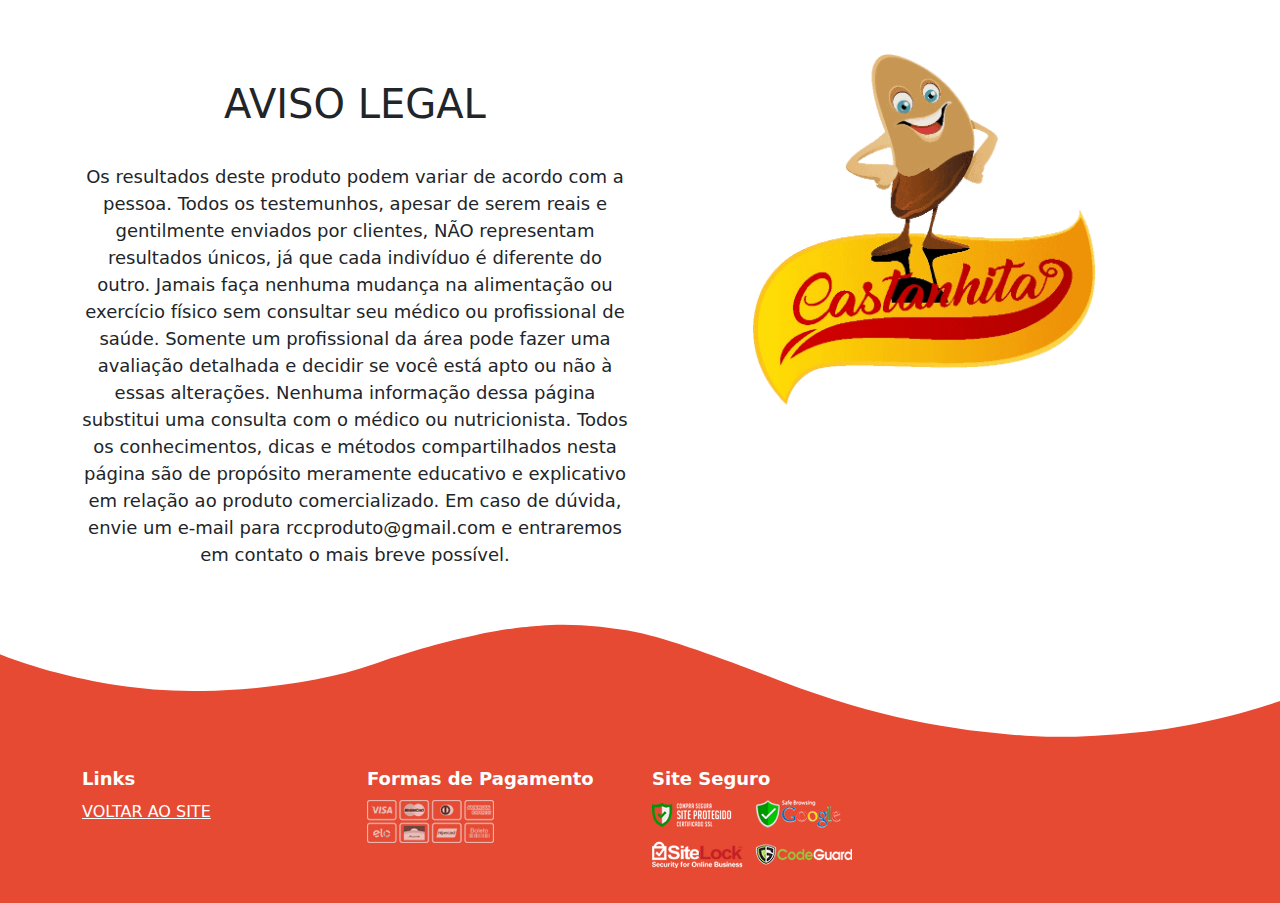
<file: castanhita/aviso legal/index.html>
<!DOCTYPE html>
<!-- saved from url=(0041)https://castanhita.com/aviso-legal.html -->
<html><link type="text/css" rel="stylesheet" id="dark-mode-custom-link"><link type="text/css" rel="stylesheet" id="dark-mode-general-link"><style lang="en" type="text/css" id="dark-mode-custom-style"></style><style lang="en" type="text/css" id="dark-mode-native-style"></style><style lang="en" type="text/css" id="dark-mode-native-sheet"></style><head><meta http-equiv="Content-Type" content="text/html; charset=UTF-8">

<meta name="viewport" content="width=device-width, initial-scale=1">
<link rel="shortcut icon" type="image/png" href="print castanhita.png">
<title>castanhita aviso legal</title>
<link href="./castanhitaaviso/style.css" rel="stylesheet" type="text/css" media="all">
<!-- Bootstrap !-->
<link href="./castanhitaaviso/bootstrap.min.css" rel="stylesheet" integrity="sha384-wEmeIV1mKuiNpC+IOBjI7aAzPcEZeedi5yW5f2yOq55WWLwNGmvvx4Um1vskeMj0" crossorigin="anonymous">
<!-- Bootstrap !-->
<link rel="preconnect" href="https://fonts.gstatic.com/">
<link href="./castanhitaaviso/css2" rel="stylesheet">
	
<!-- Colocar Pixel ou GTM entre essaas TAGS !-->
	
	<!-- Coloque seu código aqui! !-->
	
<!-- Colocar Pixel ou GTM entre essaas TAGS !-->
	
</head>

<body>
	
<!-- Colocar segunda parte GTM entre essaas TAGS !-->
	
	<!-- Caso uso eo GTM coloque a segunda parte do seu código aqui! !-->
	
<!-- Colocar segunda parte GTM entre essaas TAGS !-->

<!-- Obrigado Boleto !-->
<section class="content-obg-page" id="content-obg-page">
<div class="container">
	<div class="row">
			<div class="col-md-12 col-lg-12 col-sm-12">
			</div>
			<div class="col-md-6 col-lg-6 col-sm-6">
				<h1>AVISO LEGAL</h1>
				<p>Os resultados deste produto podem variar de acordo com a pessoa. Todos os testemunhos, apesar de serem reais e gentilmente enviados por clientes, NÃO representam resultados únicos, já que cada indivíduo é diferente do outro. Jamais faça nenhuma mudança na alimentação ou exercício físico sem consultar seu médico ou profissional de saúde. Somente um profissional da área pode fazer uma avaliação detalhada e decidir se você está apto ou não à essas alterações. Nenhuma informação dessa página substitui uma consulta com o médico ou nutricionista. Todos os conhecimentos, dicas e métodos compartilhados nesta página são de propósito meramente educativo e explicativo em relação ao produto comercializado. Em caso de dúvida, envie um e-mail para rccproduto@gmail.com e entraremos em contato o mais breve possível.</p>
			</div>
			<div class="col-md-6 col-lg-6 col-sm-6">
				<img height="100%" width="100%" src="print castanhita.png" class="potes-obg img-fluid img-responsive">
			</div>
	</div>
</div>
</section>
<svg id="wavewhatsapp" xmlns="http://www.w3.org/2000/svg" viewBox="0 0 1000 100" preserveAspectRatio="none">
            <path class="elementor-shape-fill" d="M421.9,6.5c22.6-2.5,51.5,0.4,75.5,5.3c23.6,4.9,70.9,23.5,100.5,35.7c75.8,32.2,133.7,44.5,192.6,49.7 c23.6,2.1,48.7,3.5,103.4-2.5c54.7-6,106.2-25.6,106.2-25.6V0H0v30.3c0,0,72,32.6,158.4,30.5c39.2-0.7,92.8-6.7,134-22.4 c21.2-8.1,52.2-18.2,79.7-24.2C399.3,7.9,411.6,7.5,421.9,6.5z"></path>
        </svg>
<!-- Obrigado Boleto !-->
	
<!-- Rodapé !-->
<footer class="footer" id="footer">
	<div class="container">
		<div class="row">
			
			<div class="col-md-3 col-lg-3 col-sm-3">
				<div class="links-ft">
					<h1>Links</h1>
					<a href="https://castanhita.com/" target="_blank" class="link-item-ft">VOLTAR AO SITE</a>
				</div>
			</div>
			
			<div class="col-md-3 col-lg-3 col-sm-3">
				<div class="pagamento-ft">
					<h1>Formas de Pagamento</h1>
					<img height="100%" width="100%" src="./castanhitaaviso/pagamento-icon.png" class="pagamento-icon img-fluid img-responsive">
				</div>
			</div>
			
			<div class="col-md-3 col-lg-3 col-sm-3">
				<div class="site-seguro-ft">
					<h1>Site Seguro</h1>
					<img height="100%" width="100%" src="./castanhitaaviso/site-seguro.png" class="site-seguro img-fluid img-responsive">
				</div>
			</div>
			
		</div>
	</div>
</footer>	
<!-- Rodapé !-->
	
<!-- Optional JavaScript; choose one of the two! -->	
<script src="./castanhitaaviso/popper.min.js.download" integrity="sha384-IQsoLXl5PILFhosVNubq5LC7Qb9DXgDA9i+tQ8Zj3iwWAwPtgFTxbJ8NT4GN1R8p" crossorigin="anonymous"></script>
<script src="./castanhitaaviso/bootstrap.min.js.download" integrity="sha384-lpyLfhYuitXl2zRZ5Bn2fqnhNAKOAaM/0Kr9laMspuaMiZfGmfwRNFh8HlMy49eQ" crossorigin="anonymous"></script>	
<script src="./castanhitaaviso/bootstrap.bundle.min.js.download" integrity="sha384-p34f1UUtsS3wqzfto5wAAmdvj+osOnFyQFpp4Ua3gs/ZVWx6oOypYoCJhGGScy+8" crossorigin="anonymous"></script>	
<!-- Optional JavaScript; choose one of the two! -->


</body></html>
</file>
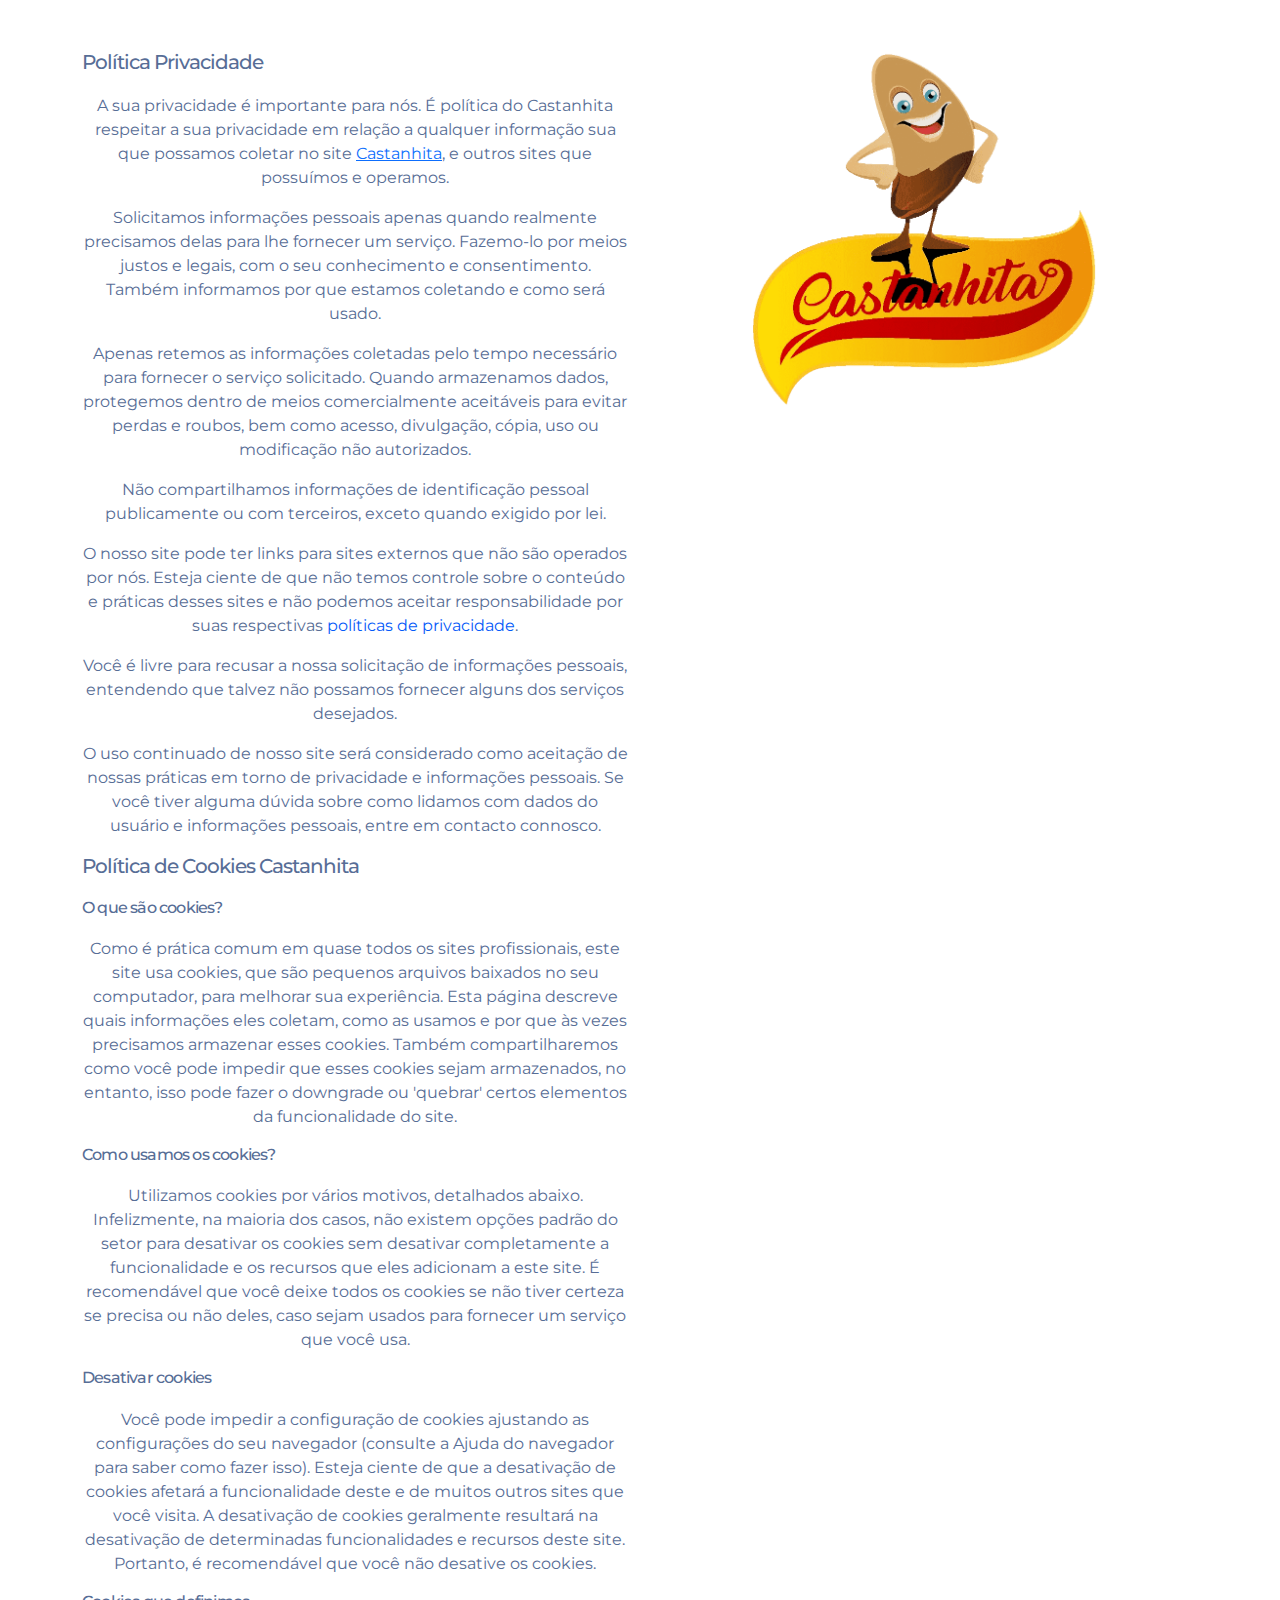
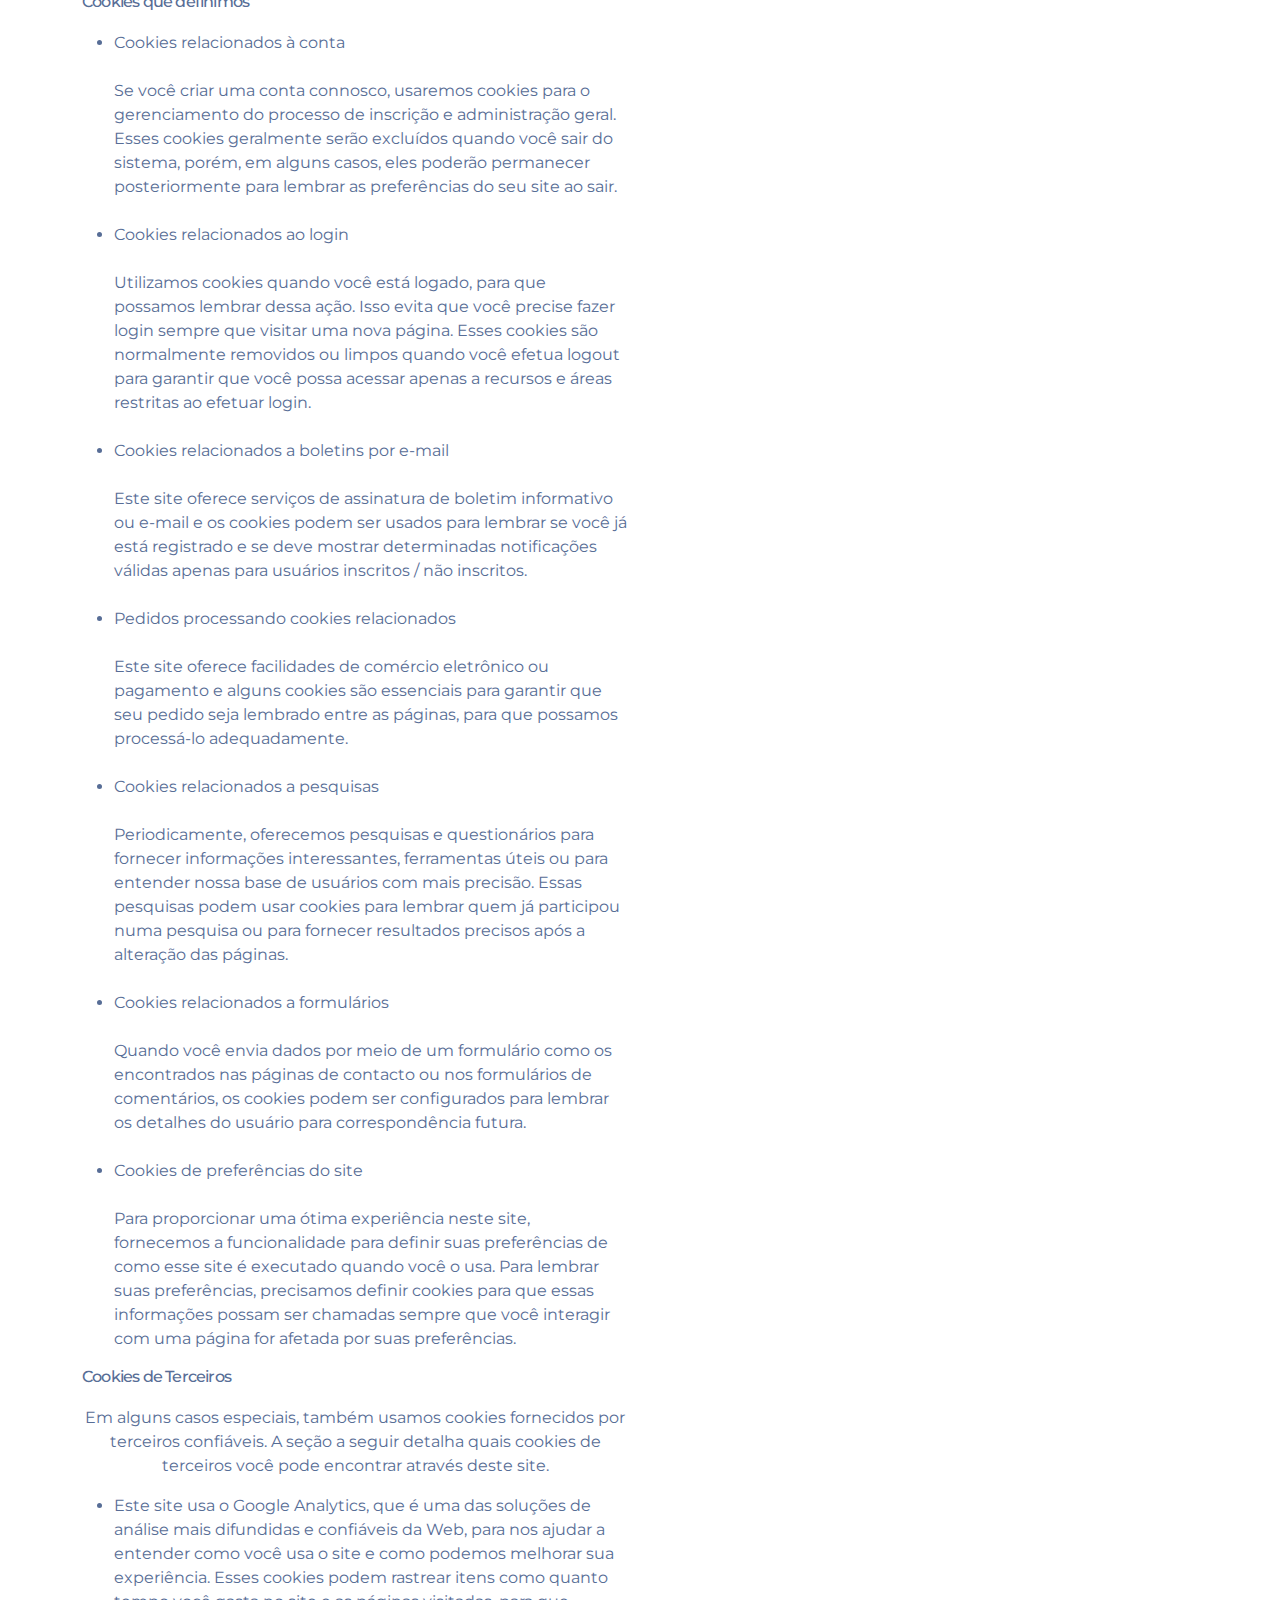
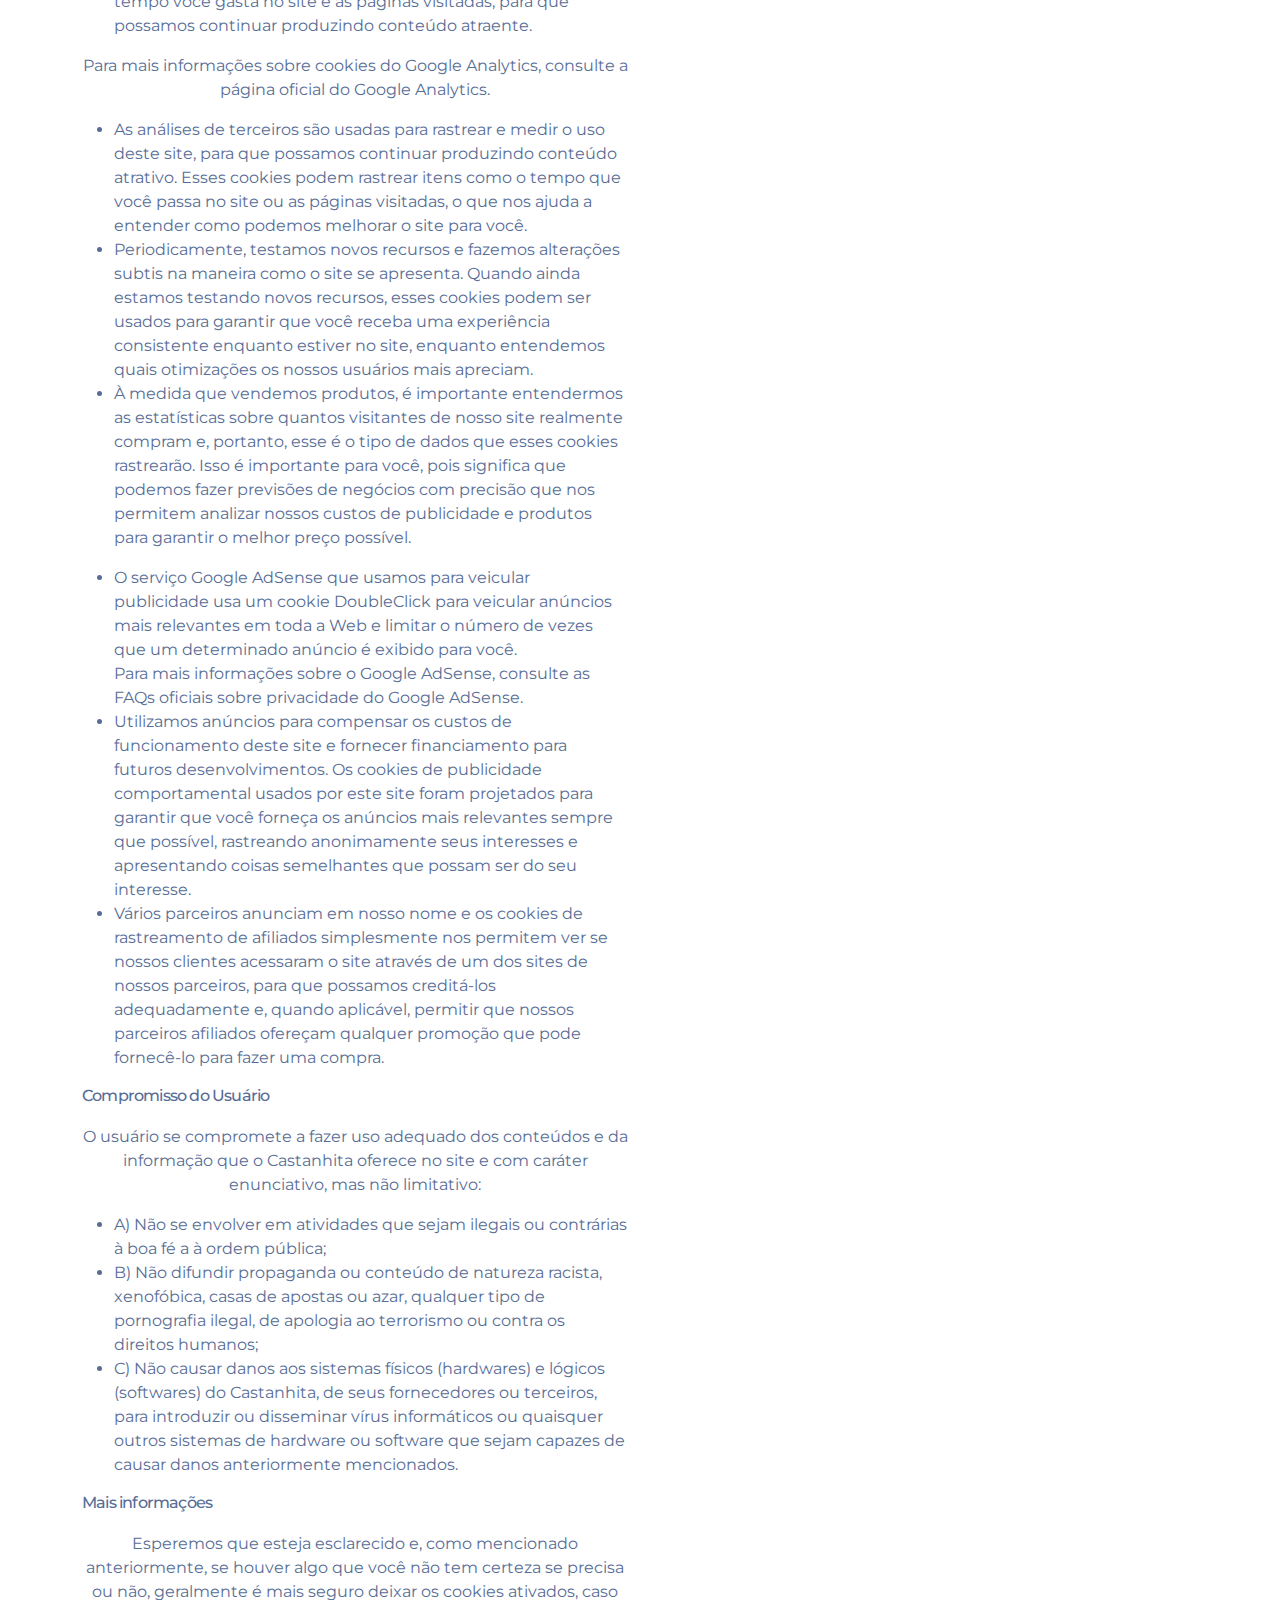
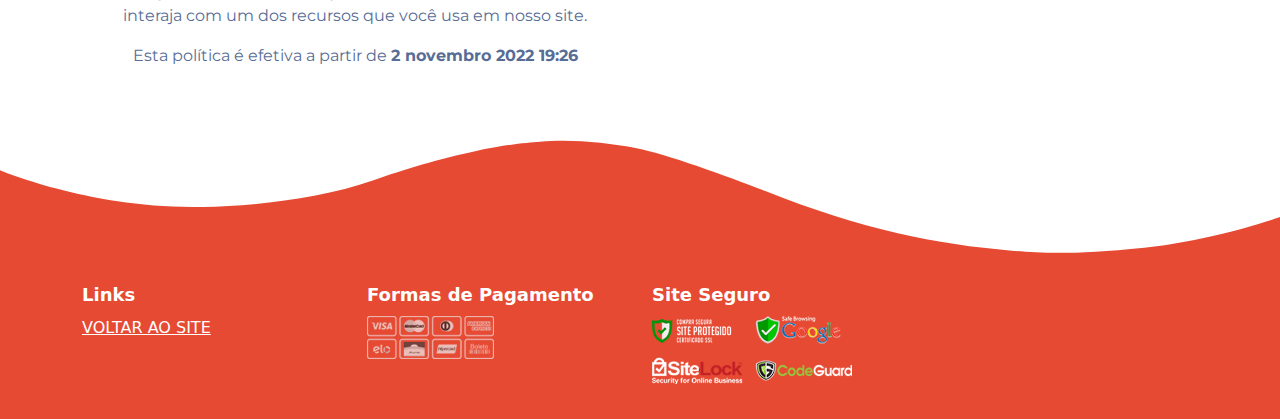
<file: castanhita/politica/index.html>
<!DOCTYPE html>
<!-- saved from url=(0054)https://castanhita.com/politicas-de-privacidade.html -->
<html><link type="text/css" rel="stylesheet" id="dark-mode-custom-link"><link type="text/css" rel="stylesheet" id="dark-mode-general-link"><style lang="en" type="text/css" id="dark-mode-custom-style"></style><style lang="en" type="text/css" id="dark-mode-native-style"></style><style lang="en" type="text/css" id="dark-mode-native-sheet"></style><head><meta http-equiv="Content-Type" content="text/html; charset=UTF-8">

<meta name="viewport" content="width=device-width, initial-scale=1">
<link rel="shortcut icon" type="image/png" href="print castanhita.png">
<title>castanhita aviso-legal</title>
<link href="./castanhitapolitica/style.css" rel="stylesheet" type="text/css" media="all">
<!-- Bootstrap !-->
<link href="./castanhitapolitica/bootstrap.min.css" rel="stylesheet" integrity="sha384-wEmeIV1mKuiNpC+IOBjI7aAzPcEZeedi5yW5f2yOq55WWLwNGmvvx4Um1vskeMj0" crossorigin="anonymous">
<!-- Bootstrap !-->
<link rel="preconnect" href="https://fonts.gstatic.com/">
<link href="./castanhitapolitica/css2" rel="stylesheet">
	
<!-- Colocar Pixel ou GTM entre essaas TAGS !-->
	
	<!-- Coloque seu código aqui! !-->
	
<!-- Colocar Pixel ou GTM entre essaas TAGS !-->
	
</head>

<body>
	
<!-- Colocar segunda parte GTM entre essaas TAGS !-->
	
	<!-- Caso uso eo GTM coloque a segunda parte do seu código aqui! !-->
	
<!-- Colocar segunda parte GTM entre essaas TAGS !-->

<!-- Obrigado Boleto !-->
<section class="content-obg-page" id="content-obg-page">
<div class="container">
	<div class="row">
			<div class="col-md-12 col-lg-12 col-sm-12">
			</div>
			<div class="col-md-6 col-lg-6 col-sm-6">
<h2 style="box-sizing: border-box; margin: 0px; line-height: 1.2; font-size: 20px; letter-spacing: -0.05em; color: #576d96; padding-bottom: 20px; font-family: Montserrat, sans-serif; background-color: #ffffff;">Pol&iacute;tica Privacidade</h2><p style="box-sizing: border-box; margin-top: 0px; margin-bottom: 1rem; font-size: 16px; color: #576d96; font-family: Montserrat, sans-serif; background-color: #ffffff;">A sua privacidade &eacute; importante para n&oacute;s. &Eacute; pol&iacute;tica do Castanhita respeitar a sua privacidade em rela&ccedil;&atilde;o a qualquer informa&ccedil;&atilde;o sua que possamos coletar no site <a href="https://castanhita.com/">Castanhita</a>, e outros sites que possu&iacute;mos e operamos.</p><p style="box-sizing: border-box; margin-top: 0px; margin-bottom: 1rem; font-size: 16px; color: #576d96; font-family: Montserrat, sans-serif; background-color: #ffffff;">Solicitamos informa&ccedil;&otilde;es pessoais apenas quando realmente precisamos delas para lhe fornecer um servi&ccedil;o. Fazemo-lo por meios justos e legais, com o seu conhecimento e consentimento. Tamb&eacute;m informamos por que estamos coletando e como ser&aacute; usado.</p><p style="box-sizing: border-box; margin-top: 0px; margin-bottom: 1rem; font-size: 16px; color: #576d96; font-family: Montserrat, sans-serif; background-color: #ffffff;">Apenas retemos as informa&ccedil;&otilde;es coletadas pelo tempo necess&aacute;rio para fornecer o servi&ccedil;o solicitado. Quando armazenamos dados, protegemos dentro de meios comercialmente aceit&aacute;veis ​​para evitar perdas e roubos, bem como acesso, divulga&ccedil;&atilde;o, c&oacute;pia, uso ou modifica&ccedil;&atilde;o n&atilde;o autorizados.</p><p style="box-sizing: border-box; margin-top: 0px; margin-bottom: 1rem; font-size: 16px; color: #576d96; font-family: Montserrat, sans-serif; background-color: #ffffff;">N&atilde;o compartilhamos informa&ccedil;&otilde;es de identifica&ccedil;&atilde;o pessoal publicamente ou com terceiros, exceto quando exigido por lei.</p><p style="box-sizing: border-box; margin-top: 0px; margin-bottom: 1rem; font-size: 16px; color: #576d96; font-family: Montserrat, sans-serif; background-color: #ffffff;">O nosso site pode ter links para sites externos que n&atilde;o s&atilde;o operados por n&oacute;s. Esteja ciente de que n&atilde;o temos controle sobre o conte&uacute;do e pr&aacute;ticas desses sites e n&atilde;o podemos aceitar responsabilidade por suas respectivas&nbsp;<a style="box-sizing: border-box; color: #055af9; text-decoration-line: none; background-color: transparent;" href="https://politicaprivacidade.com/" target="_BLANK">pol&iacute;ticas de privacidade</a>.</p><p style="box-sizing: border-box; margin-top: 0px; margin-bottom: 1rem; font-size: 16px; color: #576d96; font-family: Montserrat, sans-serif; background-color: #ffffff;">Voc&ecirc; &eacute; livre para recusar a nossa solicita&ccedil;&atilde;o de informa&ccedil;&otilde;es pessoais, entendendo que talvez n&atilde;o possamos fornecer alguns dos servi&ccedil;os desejados.</p><p style="box-sizing: border-box; margin-top: 0px; margin-bottom: 1rem; font-size: 16px; color: #576d96; font-family: Montserrat, sans-serif; background-color: #ffffff;">O uso continuado de nosso site ser&aacute; considerado como aceita&ccedil;&atilde;o de nossas pr&aacute;ticas em torno de privacidade e informa&ccedil;&otilde;es pessoais. Se voc&ecirc; tiver alguma d&uacute;vida sobre como lidamos com dados do usu&aacute;rio e informa&ccedil;&otilde;es pessoais, entre em contacto connosco.</p><p style="box-sizing: border-box; margin-top: 0px; margin-bottom: 1rem; font-size: 16px; color: #576d96; font-family: Montserrat, sans-serif; background-color: #ffffff;"><h2 style="box-sizing: border-box; margin: 0px; line-height: 1.2; font-size: 20px; letter-spacing: -0.05em; color: #576d96; padding-bottom: 20px; font-family: Montserrat, sans-serif; background-color: #ffffff;">Pol&iacute;tica de Cookies Castanhita</h2><h3 style="box-sizing: border-box; margin: 0px 0px 20px; line-height: 1.2; font-size: 16px; letter-spacing: -0.05em; color: #576d96; font-family: Montserrat, sans-serif; background-color: #ffffff;">O que s&atilde;o cookies?</h3><p style="font-size: 16px; box-sizing: border-box; margin-top: 0px; margin-bottom: 1rem; color: #576d96; font-family: Montserrat, sans-serif; background-color: #ffffff;">Como &eacute; pr&aacute;tica comum em quase todos os sites profissionais, este site usa cookies, que s&atilde;o pequenos arquivos baixados no seu computador, para melhorar sua experi&ecirc;ncia. Esta p&aacute;gina descreve quais informa&ccedil;&otilde;es eles coletam, como as usamos e por que &agrave;s vezes precisamos armazenar esses cookies. Tamb&eacute;m compartilharemos como voc&ecirc; pode impedir que esses cookies sejam armazenados, no entanto, isso pode fazer o downgrade ou 'quebrar' certos elementos da funcionalidade do site.</p><h3 style="box-sizing: border-box; margin: 0px 0px 20px; line-height: 1.2; font-size: 16px; letter-spacing: -0.05em; color: #576d96; font-family: Montserrat, sans-serif; background-color: #ffffff;">Como usamos os cookies?</h3><p style="font-size: 16px; box-sizing: border-box; margin-top: 0px; margin-bottom: 1rem; color: #576d96; font-family: Montserrat, sans-serif; background-color: #ffffff;">Utilizamos cookies por v&aacute;rios motivos, detalhados abaixo. Infelizmente, na maioria dos casos, n&atilde;o existem op&ccedil;&otilde;es padr&atilde;o do setor para desativar os cookies sem desativar completamente a funcionalidade e os recursos que eles adicionam a este site. &Eacute; recomend&aacute;vel que voc&ecirc; deixe todos os cookies se n&atilde;o tiver certeza se precisa ou n&atilde;o deles, caso sejam usados ​​para fornecer um servi&ccedil;o que voc&ecirc; usa.</p><h3 style="box-sizing: border-box; margin: 0px 0px 20px; line-height: 1.2; font-size: 16px; letter-spacing: -0.05em; color: #576d96; font-family: Montserrat, sans-serif; background-color: #ffffff;">Desativar cookies</h3><p style="font-size: 16px; box-sizing: border-box; margin-top: 0px; margin-bottom: 1rem; color: #576d96; font-family: Montserrat, sans-serif; background-color: #ffffff;">Voc&ecirc; pode impedir a configura&ccedil;&atilde;o de cookies ajustando as configura&ccedil;&otilde;es do seu navegador (consulte a Ajuda do navegador para saber como fazer isso). Esteja ciente de que a desativa&ccedil;&atilde;o de cookies afetar&aacute; a funcionalidade deste e de muitos outros sites que voc&ecirc; visita. A desativa&ccedil;&atilde;o de cookies geralmente resultar&aacute; na desativa&ccedil;&atilde;o de determinadas funcionalidades e recursos deste site. Portanto, &eacute; recomend&aacute;vel que voc&ecirc; n&atilde;o desative os cookies.</p><h3 style="box-sizing: border-box; margin: 0px 0px 20px; line-height: 1.2; font-size: 16px; letter-spacing: -0.05em; color: #576d96; font-family: Montserrat, sans-serif; background-color: #ffffff;">Cookies que definimos</h3><ul style="font-size: 16px; box-sizing: border-box; margin-top: 0px; margin-bottom: 1rem; color: #576d96; font-family: Montserrat, sans-serif; background-color: #ffffff;"><li style="box-sizing: border-box;">Cookies relacionados &agrave; conta<br style="box-sizing: border-box;" /><br style="box-sizing: border-box;" />Se voc&ecirc; criar uma conta connosco, usaremos cookies para o gerenciamento do processo de inscri&ccedil;&atilde;o e administra&ccedil;&atilde;o geral. Esses cookies geralmente ser&atilde;o exclu&iacute;dos quando voc&ecirc; sair do sistema, por&eacute;m, em alguns casos, eles poder&atilde;o permanecer posteriormente para lembrar as prefer&ecirc;ncias do seu site ao sair.<br style="box-sizing: border-box;" /><br style="box-sizing: border-box;" /></li><li style="box-sizing: border-box;">Cookies relacionados ao login<br style="box-sizing: border-box;" /><br style="box-sizing: border-box;" />Utilizamos cookies quando voc&ecirc; est&aacute; logado, para que possamos lembrar dessa a&ccedil;&atilde;o. Isso evita que voc&ecirc; precise fazer login sempre que visitar uma nova p&aacute;gina. Esses cookies s&atilde;o normalmente removidos ou limpos quando voc&ecirc; efetua logout para garantir que voc&ecirc; possa acessar apenas a recursos e &aacute;reas restritas ao efetuar login.<br style="box-sizing: border-box;" /><br style="box-sizing: border-box;" /></li><li style="box-sizing: border-box;">Cookies relacionados a boletins por e-mail<br style="box-sizing: border-box;" /><br style="box-sizing: border-box;" />Este site oferece servi&ccedil;os de assinatura de boletim informativo ou e-mail e os cookies podem ser usados ​​para lembrar se voc&ecirc; j&aacute; est&aacute; registrado e se deve mostrar determinadas notifica&ccedil;&otilde;es v&aacute;lidas apenas para usu&aacute;rios inscritos / n&atilde;o inscritos.<br style="box-sizing: border-box;" /><br style="box-sizing: border-box;" /></li><li style="box-sizing: border-box;">Pedidos processando cookies relacionados<br style="box-sizing: border-box;" /><br style="box-sizing: border-box;" />Este site oferece facilidades de com&eacute;rcio eletr&ocirc;nico ou pagamento e alguns cookies s&atilde;o essenciais para garantir que seu pedido seja lembrado entre as p&aacute;ginas, para que possamos process&aacute;-lo adequadamente.<br style="box-sizing: border-box;" /><br style="box-sizing: border-box;" /></li><li style="box-sizing: border-box;">Cookies relacionados a pesquisas<br style="box-sizing: border-box;" /><br style="box-sizing: border-box;" />Periodicamente, oferecemos pesquisas e question&aacute;rios para fornecer informa&ccedil;&otilde;es interessantes, ferramentas &uacute;teis ou para entender nossa base de usu&aacute;rios com mais precis&atilde;o. Essas pesquisas podem usar cookies para lembrar quem j&aacute; participou numa pesquisa ou para fornecer resultados precisos ap&oacute;s a altera&ccedil;&atilde;o das p&aacute;ginas.<br style="box-sizing: border-box;" /><br style="box-sizing: border-box;" /></li><li style="box-sizing: border-box;">Cookies relacionados a formul&aacute;rios<br style="box-sizing: border-box;" /><br style="box-sizing: border-box;" />Quando voc&ecirc; envia dados por meio de um formul&aacute;rio como os encontrados nas p&aacute;ginas de contacto ou nos formul&aacute;rios de coment&aacute;rios, os cookies podem ser configurados para lembrar os detalhes do usu&aacute;rio para correspond&ecirc;ncia futura.<br style="box-sizing: border-box;" /><br style="box-sizing: border-box;" /></li><li style="box-sizing: border-box;">Cookies de prefer&ecirc;ncias do site<br style="box-sizing: border-box;" /><br style="box-sizing: border-box;" />Para proporcionar uma &oacute;tima experi&ecirc;ncia neste site, fornecemos a funcionalidade para definir suas prefer&ecirc;ncias de como esse site &eacute; executado quando voc&ecirc; o usa. Para lembrar suas prefer&ecirc;ncias, precisamos definir cookies para que essas informa&ccedil;&otilde;es possam ser chamadas sempre que voc&ecirc; interagir com uma p&aacute;gina for afetada por suas prefer&ecirc;ncias.</li></ul><h3 style="box-sizing: border-box; margin: 0px 0px 20px; line-height: 1.2; font-size: 16px; letter-spacing: -0.05em; color: #576d96; font-family: Montserrat, sans-serif; background-color: #ffffff;">Cookies de Terceiros</h3><p style="font-size: 16px; box-sizing: border-box; margin-top: 0px; margin-bottom: 1rem; color: #576d96; font-family: Montserrat, sans-serif; background-color: #ffffff;">Em alguns casos especiais, tamb&eacute;m usamos cookies fornecidos por terceiros confi&aacute;veis. A se&ccedil;&atilde;o a seguir detalha quais cookies de terceiros voc&ecirc; pode encontrar atrav&eacute;s deste site.</p><ul style="font-size: 16px; box-sizing: border-box; margin-top: 0px; margin-bottom: 1rem; color: #576d96; font-family: Montserrat, sans-serif; background-color: #ffffff;"><li style="box-sizing: border-box;">Este site usa o Google Analytics, que &eacute; uma das solu&ccedil;&otilde;es de an&aacute;lise mais difundidas e confi&aacute;veis ​​da Web, para nos ajudar a entender como voc&ecirc; usa o site e como podemos melhorar sua experi&ecirc;ncia. Esses cookies podem rastrear itens como quanto tempo voc&ecirc; gasta no site e as p&aacute;ginas visitadas, para que possamos continuar produzindo conte&uacute;do atraente.</li></ul><p style="font-size: 16px; box-sizing: border-box; margin-top: 0px; margin-bottom: 1rem; color: #576d96; font-family: Montserrat, sans-serif; background-color: #ffffff;">Para mais informa&ccedil;&otilde;es sobre cookies do Google Analytics, consulte a p&aacute;gina oficial do Google Analytics.</p><ul style="font-size: 16px; box-sizing: border-box; margin-top: 0px; margin-bottom: 1rem; color: #576d96; font-family: Montserrat, sans-serif; background-color: #ffffff;"><li style="box-sizing: border-box;">As an&aacute;lises de terceiros s&atilde;o usadas para rastrear e medir o uso deste site, para que possamos continuar produzindo conte&uacute;do atrativo. Esses cookies podem rastrear itens como o tempo que voc&ecirc; passa no site ou as p&aacute;ginas visitadas, o que nos ajuda a entender como podemos melhorar o site para voc&ecirc;.</li><li style="box-sizing: border-box;">Periodicamente, testamos novos recursos e fazemos altera&ccedil;&otilde;es subtis na maneira como o site se apresenta. Quando ainda estamos testando novos recursos, esses cookies podem ser usados ​​para garantir que voc&ecirc; receba uma experi&ecirc;ncia consistente enquanto estiver no site, enquanto entendemos quais otimiza&ccedil;&otilde;es os nossos usu&aacute;rios mais apreciam.</li><li style="box-sizing: border-box;">&Agrave; medida que vendemos produtos, &eacute; importante entendermos as estat&iacute;sticas sobre quantos visitantes de nosso site realmente compram e, portanto, esse &eacute; o tipo de dados que esses cookies rastrear&atilde;o. Isso &eacute; importante para voc&ecirc;, pois significa que podemos fazer previs&otilde;es de neg&oacute;cios com precis&atilde;o que nos permitem analizar nossos custos de publicidade e produtos para garantir o melhor pre&ccedil;o poss&iacute;vel.</li></ul><p><ul style="box-sizing: border-box; margin-top: 0px; margin-bottom: 1rem; color: #576d96; font-family: Montserrat, sans-serif; font-size: 16px; background-color: #ffffff;"><li style="box-sizing: border-box;">O servi&ccedil;o Google AdSense que usamos para veicular publicidade usa um cookie DoubleClick para veicular an&uacute;ncios mais relevantes em toda a Web e limitar o n&uacute;mero de vezes que um determinado an&uacute;ncio &eacute; exibido para voc&ecirc;.<br style="box-sizing: border-box;" />Para mais informa&ccedil;&otilde;es sobre o Google AdSense, consulte as FAQs oficiais sobre privacidade do Google AdSense.</li><li style="box-sizing: border-box;">Utilizamos an&uacute;ncios para compensar os custos de funcionamento deste site e fornecer financiamento para futuros desenvolvimentos. Os cookies de publicidade comportamental usados ​​por este site foram projetados para garantir que voc&ecirc; forne&ccedil;a os an&uacute;ncios mais relevantes sempre que poss&iacute;vel, rastreando anonimamente seus interesses e apresentando coisas semelhantes que possam ser do seu interesse.</li><li style="box-sizing: border-box;">V&aacute;rios parceiros anunciam em nosso nome e os cookies de rastreamento de afiliados simplesmente nos permitem ver se nossos clientes acessaram o site atrav&eacute;s de um dos sites de nossos parceiros, para que possamos credit&aacute;-los adequadamente e, quando aplic&aacute;vel, permitir que nossos parceiros afiliados ofere&ccedil;am qualquer promo&ccedil;&atilde;o que pode fornec&ecirc;-lo para fazer uma compra.</li></ul></p></p><h3 style="box-sizing: border-box; margin: 0px 0px 20px; line-height: 1.2; font-size: 16px; letter-spacing: -0.05em; color: #576d96; font-family: Montserrat, sans-serif; background-color: #ffffff;">Compromisso do Usu&aacute;rio</h3><p style="box-sizing: border-box; margin-top: 0px; margin-bottom: 1rem; font-size: 16px; color: #576d96; font-family: Montserrat, sans-serif; background-color: #ffffff;">O usu&aacute;rio se compromete a fazer uso adequado dos conte&uacute;dos e da informa&ccedil;&atilde;o que o Castanhita oferece no site e com car&aacute;ter enunciativo, mas n&atilde;o limitativo:</p><ul style="box-sizing: border-box; margin-top: 0px; margin-bottom: 1rem; color: #576d96; font-family: Montserrat, sans-serif; font-size: 16px; background-color: #ffffff;"><li style="box-sizing: border-box;">A) N&atilde;o se envolver em atividades que sejam ilegais ou contr&aacute;rias &agrave; boa f&eacute; a &agrave; ordem p&uacute;blica;</li><li style="box-sizing: border-box;">B) N&atilde;o difundir propaganda ou conte&uacute;do de natureza racista, xenof&oacute;bica, <a href='https://apostasonline.guru/' rel='nofollow' target='_BLANK' style='color:inherit !important; text-decoration: none !important; font-size: inherit !important;'>casas de apostas</a> ou azar, qualquer tipo de pornografia ilegal, de apologia ao terrorismo ou contra os direitos humanos;</li><li style="box-sizing: border-box;">C) N&atilde;o causar danos aos sistemas f&iacute;sicos (hardwares) e l&oacute;gicos (softwares) do Castanhita, de seus fornecedores ou terceiros, para introduzir ou disseminar v&iacute;rus inform&aacute;ticos ou quaisquer outros sistemas de hardware ou software que sejam capazes de causar danos anteriormente mencionados.</li></ul><h3 style="box-sizing: border-box; margin: 0px 0px 20px; line-height: 1.2; font-size: 16px; letter-spacing: -0.05em; color: #576d96; font-family: Montserrat, sans-serif; background-color: #ffffff;">Mais informa&ccedil;&otilde;es</h3><p style="box-sizing: border-box; margin-top: 0px; margin-bottom: 1rem; font-size: 16px; color: #576d96; font-family: Montserrat, sans-serif; background-color: #ffffff;">Esperemos que esteja esclarecido e, como mencionado anteriormente, se houver algo que voc&ecirc; n&atilde;o tem certeza se precisa ou n&atilde;o, geralmente &eacute; mais seguro deixar os cookies ativados, caso interaja com um dos recursos que voc&ecirc; usa em nosso site.</p><p style="box-sizing: border-box; margin-top: 0px; margin-bottom: 1rem; font-size: 16px; color: #576d96; font-family: Montserrat, sans-serif; background-color: #ffffff;">Esta pol&iacute;tica &eacute; efetiva a partir de <strong>2 novembro 2022 19:26</strong></p>
			</div>
			<div class="col-md-6 col-lg-6 col-sm-6">
				<img height="100%" width="100%" src="print castanhita.png" class="potes-obg img-fluid img-responsive">
			</div>
	</div>
</div>
</section>
<svg id="wavewhatsapp" xmlns="http://www.w3.org/2000/svg" viewBox="0 0 1000 100" preserveAspectRatio="none">
            <path class="elementor-shape-fill" d="M421.9,6.5c22.6-2.5,51.5,0.4,75.5,5.3c23.6,4.9,70.9,23.5,100.5,35.7c75.8,32.2,133.7,44.5,192.6,49.7 c23.6,2.1,48.7,3.5,103.4-2.5c54.7-6,106.2-25.6,106.2-25.6V0H0v30.3c0,0,72,32.6,158.4,30.5c39.2-0.7,92.8-6.7,134-22.4 c21.2-8.1,52.2-18.2,79.7-24.2C399.3,7.9,411.6,7.5,421.9,6.5z"></path>
        </svg>
<!-- Obrigado Boleto !-->
	
<!-- Rodapé !-->
<footer class="footer" id="footer">
	<div class="container">
		<div class="row">
			
			<div class="col-md-3 col-lg-3 col-sm-3">
				<div class="links-ft">
					<h1>Links</h1>
					<a href="https://castanhita.com/" target="_blank" class="link-item-ft">VOLTAR AO SITE</a>
				</div>
			</div>
			
			<div class="col-md-3 col-lg-3 col-sm-3">
				<div class="pagamento-ft">
					<h1>Formas de Pagamento</h1>
					<img height="100%" width="100%" src="./castanhitapolitica/pagamento-icon.png" class="pagamento-icon img-fluid img-responsive">
				</div>
			</div>
			
			<div class="col-md-3 col-lg-3 col-sm-3">
				<div class="site-seguro-ft">
					<h1>Site Seguro</h1>
					<img height="100%" width="100%" src="./castanhitapolitica/site-seguro.png" class="site-seguro img-fluid img-responsive">
				</div>
			</div>
			
		</div>
	</div>
</footer>	
<!-- Rodapé !-->
	
<!-- Optional JavaScript; choose one of the two! -->	
<script src="./castanhitapolitica/popper.min.js.download" integrity="sha384-IQsoLXl5PILFhosVNubq5LC7Qb9DXgDA9i+tQ8Zj3iwWAwPtgFTxbJ8NT4GN1R8p" crossorigin="anonymous"></script>
<script src="./castanhitapolitica/bootstrap.min.js.download" integrity="sha384-lpyLfhYuitXl2zRZ5Bn2fqnhNAKOAaM/0Kr9laMspuaMiZfGmfwRNFh8HlMy49eQ" crossorigin="anonymous"></script>	
<script src="./castanhitapolitica/bootstrap.bundle.min.js.download" integrity="sha384-p34f1UUtsS3wqzfto5wAAmdvj+osOnFyQFpp4Ua3gs/ZVWx6oOypYoCJhGGScy+8" crossorigin="anonymous"></script>	
<!-- Optional JavaScript; choose one of the two! -->


</body></html>
</file>
<file: castanhita/styles.css>
/* Reset */
@import url("https://fonts.googleapis.com/css2?family=Nunito:wght@200;400;700;800;900&display=swap");
/* Reset */

/* Header */
header.over-header {
    padding: 35px;
    position: absolute;
    width: 100%;
    left: 0;
    z-index: 9;
}
.beneficio-item .brancoimg img{
    width: 50px;
    height: 50px;
}
.section-topo {
    position: relative;
    background: rgb(99, 54, 19);
    background: -moz-linear-gradient(180deg, rgba(99, 54, 19, 1) 0%, rgba(239, 171, 125, 1) 100%);
    background: -webkit-linear-gradient(180deg, rgb(94, 81, 72) 0%, rgba(239, 171, 125, 1) 100%);
    background: linear-gradient(180deg, rgb(230 74 51) 0%, rgb(255 177 124) 100%);
    filter: progid:DXImageTransform.Microsoft.gradient(startColorstr="#633613", endColorstr="#efab7d", GradientType=1);
    padding-top: 225px;
    padding-bottom: 50px;
}
.custom-shape-divider-bottom-1626608064 {
    position: absolute;
    bottom: 0;
    left: 0;
    width: 100%;
    overflow: hidden;
    line-height: 0;
    transform: rotate(180deg);
    z-index: 9;
    margin-bottom: -2px;
}
.custom-shape-divider-bottom-1626608064 svg {
    position: relative;
    display: block;
    width: calc(224% + 1.3px);
    height: 51px;
    transform: rotateY(180deg);
}
.custom-shape-divider-bottom-1626608064 .shape-fill {
    fill: #ffffff;
}

.w-1000 {
    max-width: 1000px;
}
.section-topo .container {
    position: relative;
    z-index: 9;
}

.text-cente{
    /*padding: 50px 0;*/
    padding: 10px 0px 0px 0px;
    text-align: center!important;
    align-items: center;
    justify-content: center;
}

.imagem img{
    display: table-cell;
    float: left;
}

.magi {
    margin: 0px 0px 15px 0px;
}
.section-dois-sabores {
    background: rgb(255, 237, 225);
    background: linear-gradient(90deg, rgba(255, 237, 225, 1) 50%, rgb(255 213 185) 50%);
}

.mx-auto {
    margin-right: auto!important;
    margin-left: auto!important;
}

.section-dois-sabores h2 {
    font-size: 40px;
    font-weight: 800;
    color: rgb(230, 74, 51);
    font-family: Nunito, sans-serif;
}

.section-dois-sabores .target-sabor {
    font-size: 0.8em;
}

.preco .box {
    border: 1px solid #dcc2b3;
    /* border: 1px solid #ff6200; */
    border-radius: 10px;
    box-shadow: 0px 10px 30px rgb(171 171 171 / 0%);
    text-align: center;
    background: rgb(255, 255, 255);
    background: linear-gradient(0deg, rgba(255, 255, 255, 1) 0%, rgba(255, 237, 225, 1) 100%);
}

.preco:hover .box {
    box-shadow: 0 0 20px #ffd8c0;
}

.preco .header-preco {
    text-align: center;
    border-top-left-radius: 10px;
    border-top-right-radius: 10px;
    background: #dcc2b3;
    /* background: #ff6200; */
    padding: 10px 10px 10px 10px;
}

.preco.destaque .header-preco {
    background: #ff6200;
}

.preco .title-header {
    color: #603412;
    font-weight: bold;
    margin-bottom: 0;
}

.preco .preco-antigo {
    font-size: 1em;
    color: #6a6a6a;
    margin-top: 12px;
    margin-bottom: 10px;
}

.preco .preco-novo {
    font-size: 1em;
    color: #6a6a6a;
    margin-top: -15px;
    margin-bottom: 0;
}

.preco .destaque-valor-novo {
    font-weight: bold;
    font-size: 1.3em;
    color: #666;
    margin-bottom: 0;
}

.preco .divisor {
    width: 20%;
    height: 1px;
    display: flex;
    background-color: #999;
    margin-top: auto;
    margin-bottom: auto;
    margin-left: 15px;
    margin-right: 15px;
}

.preco .divisor-preco-prazo {
    display: flex;
    margin-top: 0;
    margin-bottom: 12px;
    text-align: center;
    justify-content: center;
    color: #999;
}

.preco .qt-parcelas {
    color: #6a6a6a;
    margin-top: 0;
    margin-bottom: 0;
}

.preco .valor-parcela {
    margin-top: -5px;
    color: #ff6200;
    font-weight: 900;
    font-size: 45px;
    margin-bottom: 25px;
    font-family: "Nunito", sans-serif;
    margin-bottom: 10px;
}

.preco .cta-comprar {
    background: #06ca29 !important;
    color: #fff !important;
    font-weight: 600 !important;
    border-radius: 7px;
    font-size: 20px !important;
    font-family: "Nunito", sans-serif;
    padding: 10px 20px;
}

.preco .desconto {
    background: #fd0245;
    display: inline;
    padding: 5px 12px;
    color: #fff;
    border-radius: 300px;
    font-weight: 600;
}

.preco .sifrao {
    font-size: 0.6em;
    margin-right: -5px;
}

.preco .content-box {
    padding-top: 10px;
}

.preco .text-combo {
    width: 200px;
    max-width: 100%;
    margin-bottom: 8px;
}



.bloco-beneficio{
    border-radius: 10px;
    border: 0px solid; /* As 4 bordas sólidas com 25px de espessura */
    border-color: #c0c0c0; /* cores: topo, direita, inferior, esquerda */
    box-shadow: 0px 0px 37px -25px rgb(43 15 0 / 75%);
}

.bloco{
    border: 1px solid #dcc2b3;
    border-radius: 10px;
    box-shadow: 0px 10px 30px rgb(171 171 171 / 0%);
    text-align: center;
    background: rgb(255, 255, 255);
    background: linear-gradient(0deg, rgba(255, 255, 255, 1) 0%, rgba(255, 237, 225, 1) 100%);
}

.bloco h2{
    color: #B46301;
    font-family: "Helvetica", Sans-serif;
    font-size: 45px;
    font-weight: 600;
}

.bloco .btn {
    position: relative;
    font-family: "Roboto", Sans-serif;
    background-color: #ddd;
    border: none;
    color: rgb(255, 255, 255);
    padding: 16px 52px;
    text-align: center;
    font-size: 16px;
    margin: 4px 2px;
    transition: all 0.5s;
    background-color: transparent;
    background-image: linear-gradient(180deg, #3CC600 0%, #168100 100%);
}
.bloco .btn::before {
	content: '';
	position: absolute;
	top: 0;
	left: 0;
	width: 100%;
	height: 100%;
	z-index: 1;
	background-color: rgba(255, 255, 255, 0.1);
	transition: all 0.3s;
}
.bloco .btn:hover{
    color: #000;
}
.bloco .btn:hover::before {
	opacity: 0 ;
	transform: scale(0.5,0.5);
}
.bloco .btn::after {
	content: '';
	position: absolute;
	top: 0;
	left: 0;
	width: 100%;
	height: 100%;
	z-index: 1;
	opacity: 0;
	transition: all 0.3s;
	border: 1px solid rgba(255,255,255,0.5);
	transform: scale(1.2,1.2);
}
.bloco .btn:hover::after {
	opacity: 1;
	transform: scale(1,1);
}

.trata{
    text-align: center;
    border-top-left-radius: 10px;
    border-top-right-radius: 10px;
    background: #dcc2b3;
    /* background: #ff6200; */
    padding: 10px 10px 10px 10px;
}

.trata h6{
    color: #603412;
    font-weight: bold;
    margin-bottom: 0;
}


.marge p{
    padding: 20px;
}

/* Header */

/* diferencial */
.text-formula1 h3{
    color: #000;
    font-family: outfit,Sans-serif;
    font-size: 18px;
    font-weight: 400;
    line-height: 31px;
}
.blococima{
    background: rgb(223, 1, 1);
    border-radius: 3px;
    border: 0px solid; /* As 4 bordas sólidas com 25px de espessura */
    border-color: #c0c0c0; /* cores: topo, direita, inferior, esquerda */
    padding: 3px;
    margin: 10px 300px 30px
}

.ingrediente-item1{
    padding: 20px;
}

.formula-hc1 .ingrediente-item12 img {
    width: 50%;
    border-radius: 10px;
}
.formula-hc1 .ingrediente-item1 img {
	clear: both;
	display: block;
    width: 200px;
    height: 200px;
    margin: 0 auto;
}
.formula-hc1 .ingrediente-item1 h3 {
    text-align: center;
    margin: 20px 0 15px 0;
    color: #000;
    font-family: outfit,Sans-serif;
    font-size: 18px;
    font-weight: 400;
    line-height: 31px;
}
.bg-color2 {
    background: linear-gradient(180deg, rgb(255 213 185) 0%, rgb(255 237 225) 100%);
}



.section {
    padding-top: 40px;
    padding-bottom: 40px;
    
}
.bg-color1 {
    background: linear-gradient(180deg, rgb(255 213 185) 0%, rgb(255 237 225) 100%);
}
.modelo-garantia {
    position: absolute;
    right: 5%;
    top: -125px;
    width: 390px;
}

.text-phc h2 {
    color: #000000cc;
    text-align: center;
    text-transform: uppercase;
    font-size: 30px;
    font-weight: 800;
    margin: 0 0 15px 0;
}

.poderhc1 {
    background: #ffffff;
    padding: 20px 0 0 0;
} 
.beneficio-item1{
    margin: 0px 0px 30px 0px;

}
.beneficio-item1 h1{
    color: #d53f29;
    text-align: center;
    font-family: Nunito, sans-serif;
    text-align: center;
    font-size: 40px;
    font-weight: 800;
    margin: 0 0 15px 0;
}
.beneficio-item1 h3{
    color: #000;
    font-family: outfit,Sans-serif;
    font-size: 18px;
    font-weight: 400;
    line-height: 31px;
    margin: 0 0 15px;
}
.beneficio-item1 p{
    margin-bottom: 2rem;
    font-size: 17px;
    font-family: Nunito, sans-serif;
}
b, strong {
    font-weight: bolder;
}
.beneficio-item1 img {
    margin: 50px 10px;
    border-radius: 10px;
    width: 50%;
    height: 20%;
}

.marr1 h2{
    margin: 20px 0 30px 0;
}
#perguntas-frequentes .card-header::after {
    content: '';
    width: 13px;
    height: 13px;
    position: absolute;
    background-image: url(../img/icons/caret.webp);
    background-repeat: no-repeat;
    background-size: contain;
    right: 0px;
    top: 39%;
    transition: all .5s ease-in-out;
    -webkit-transition: all .5s ease-in-out;
    -moz-transition: all .5s ease-in-out;
    -o-transition: all .5s ease-in-out;
}

#perguntas-frequentes .card-header[aria-expanded=true]::after {
    transform: rotate(180deg);
    top: 39%;
}

#perguntas-frequentes .card {
    border: none;
}

#perguntas-frequentes .card-header {
    position: relative;
    background-color: transparent;
    padding: 1.4em;
    border-bottom: 1px solid rgb(204 204 204);
}

#perguntas-frequentes h6 {
    font-weight: 600;
    margin: 0;
    color: #666;
}

#perguntas-frequentes .card-body {
    border-bottom: 1px solid rgb(204 204 204);
}

#perguntas-frequentes .card-body p {
    font-size: 0.95em;
    padding-left: 10px;
}

/* diferencial */

/* Principal */
.principal {
    background: rgb(246 246 246);
    /*padding: 50px 0;*/
	padding: 20px 0 15px 0;
}
.img-principal {
    /*padding-top: 75px;*/
	padding-top: 0;
}
.descricao-principal img {
    width: 15%;
}
img.bbb {
    width: 550px;
    clear: both;
    display: block;
    margin: 0 auto 30px auto;
}
.descricao-principal h1 {
    padding: 10px 40px;
    color: #ffffff;
    text-align: center;
    text-transform: uppercase;
    font-size: 30px;
    font-weight: 900;
    margin: 0 auto 0px auto;
}
.descricao-principal h2 {
    color: #000000;
    text-align: center;
    text-transform: uppercase;
    font-size: 20px;
    font-weight: 800;
    margin: 0 0 30px 0;
}
.descricao-principal p {
    color: #2b2b31;
    font-size: 23.5px;
    font-weight: 600;
    margin: 0 0 15px 0;
}
.descricao-principal span {
    clear: both;
    display: block;
    text-align: center;
    margin-bottom: 10px;
}
.descricao-principal span svg {
    margin-bottom: -2px;
}
a.cta.cta-principal {
    width: 80%;
	margin: 30px auto 20px auto;
}
/* Principal */

/* Poder HC */
.poderhc {
    background: #ffffff;
    padding: 75px 0 0 0;
}
a.cta.cta-phc {
    width: 75%;
}

.siri a.cta.cta-phc {
    width: 75%;
    margin: -13px auto -17px auto;
}

img.bbbnb {
    width: 30%;
    clear: both;
    display: block;
    margin: auto;
}
img.potes-bbb {
    width: 250px;
    clear: both;
    display: block;
    margin: auto;
}
.text-phc h1 {
    color: #d53f29;
    text-align: center;
    font-size: 40px;
    font-weight: 800;
    margin: 0 0 15px 0;
    font-family: "Nunito", sans-serif;
}
.text-phc p {
    text-align: center;
    margin: 0 auto 35px;
    font-size: 18px;
    font-weight: 600;
    color: #363636;
}
.beneficio-item{
    margin: 20px 0px 20px 0px;
}
.beneficios-hc {
    clear: both;
    display: block;
    overflow: hidden;
    margin-bottom: 30px;
    margin: 40px 0px;
}
.beneficios-hc .beneficio-item img {
	clear: both;
	display: block;
    width: 140px;
    margin: 0 auto;
}
.beneficios-hc .beneficio-item h1 {
    text-align: center;
    font-size: 18px;
    font-weight: 700;
    text-transform: uppercase;
	color: #d53f29;
}
.beneficios-hc .beneficio-item p {
    color: #2b2b31;
    text-align: center;
    font-weight: 400;
    font-family: Nunito, sans-serif;
}
a.cta.cta-phc svg {
    margin-bottom: -2px;
}
a.cta {
    background: rgb(230 74 51);
    color: #ffffff;
    font-size: 18px;
    font-weight: 600;
    text-align: center;
    text-transform: uppercase;
    text-decoration: none;
    cursor: pointer;
    padding: 20px 50px;
    clear: both;
    display: block;
    margin: 30px auto;
    width: 40%;
    border-radius: 10px 10px 10px 10px;
    -moz-border-radius: 10px 10px 10px 10px;
    -webkit-border-radius: 50px;
    -webkit-transition: all .4s linear;
    -moz-transition: all .4s linear;
    transition: all .4s linear;
}
a.cta:hover, .h-l-cta-pv1 a.cta:hover {
	background: rgb(221, 39, 11);
    color: white;
}
a.cta1 {
    background: #1ac985;
    color: #ffffff;
    font-size: 18px;
    font-weight: 600;
    text-align: center;
    text-transform: uppercase;
    text-decoration: none;
    cursor: pointer;
    padding: 25px 50px;
    clear: both;
    display: block;
    margin: 25px auto;
    width: 80%;
    border-radius: 10px 10px 10px 10px;
    -moz-border-radius: 10px 10px 10px 10px;
    -webkit-border-radius: 50px;
    -webkit-transition: all .4s linear;
    -moz-transition: all .4s linear;
    transition: all .4s linear;
}
a.cta1:hover, .h-l-cta-pv1 a.cta1:hover {
	background: #149b67;
    color: white;
}
img.selos-cta {
    clear: both;
    display: block;
    width: 290px;
    margin: 10px auto;
    opacity: 0.5;
}
/* Poder HC */

/* Videos */
.videos-hc h1 {
    color: #ffffff;
    text-align: center;
    font-weight: 800;
    font-size: 40px;
    margin: 0 0 50px 0px;
    font-family: "Nunito", sans-serif;
}
.videos-hc {
    padding: 75px 0 50px 0;
    background: #E64A33;
}
.videos-hc img.logo-videos {
    width: 250px;
    height: 24px;
    margin: auto;
    clear: both;
    display: block;
}
.videos-iframes {
    clear: both;
    display: block;
    overflow: hidden;
    margin-bottom: 30px;
}
.col-md-3.col-lg-3.col-sm-3.item-video-iframe {
    float: left;
    width: 20% !important;
}
/* Videos */

/* Formula */
.text-formula {
    clear: both;
    display: block;
    overflow: hidden;
    margin-bottom: 32px;
}
.text-formula iframe {
    width: 675px;
    height: 389px;
    margin: auto !important;
    clear: both;
    display: block;
}
.formula-hc {
    background: #ffffff;
    padding: 75px 0 0 0;
}
.beneficio-itemuni img{
    width: 15%;
    height: 15%;
}
.text-formula h1 {
    text-align: center;
    font-family: Nunito, sans-serif;
    color: #e64a33;
    font-size: 40px;
    font-weight: 800;
    margin: 0 auto 30px auto;
}
.text-formula h2 {
    text-align: center;
    font-family: Nunito, sans-serif;
    color: #474747;
    font-size: 20px;
    font-weight: 800;
    margin: 30px auto 30px auto;
}
.text-formula p {
    text-align: center;
    font-size: 16px;
    margin: 0 auto;
}
.text-formula span {
    text-align: center !important;
    clear: both;
    display: block;
    margin-bottom: 10px;
}
.ingredientes-formula {
    clear: both;
    display: block;
    overflow: hidden;
    margin-bottom: 30px;
}
.formula-hc .ingrediente-item img {
	clear: both;
	display: block;
    width: 150px;
    height: 150px;
    margin: 0 auto;
}
.formula-hc .ingrediente-item h1 {
    text-align: center;
    margin: 20px 0 15px 0;
    font-size: 18px;
    font-weight: 700;
    text-transform: uppercase;
	color: rgb(68 32 21);
}
.formula-hc .ingrediente-item p {
    color: #a97836;
    text-align: center;
    font-weight: 600;
}
.img-doutora {
    padding: 0 90px;
}
.img-doutora img {
    clear: both;
    display: block;
    width: 75%;
    margin: 0 auto;
}
/* Formula */

/* Renove */
.renove-hc {
    background: #F9D385;
    padding: 75px 0 50px 0;
}
.renove-hc h1 {
    color: #1e1e4e;
    text-align: center;
    text-transform: uppercase;
    font-size: 30px;
    font-weight: 900;
    margin: 0 auto 30px auto;
}
.renove-hc h2 {
    color: #ffffff;
    text-align: center;
    text-transform: uppercase;
    font-size: 20px;
    font-weight: 800;
    margin: 0 0 30px 0;
}
.antes-depois-list-cta iframe {
    width: 100%;
    height: 500px;
}
.lista-ac {
    padding-top: 30px;
}
.lista-ac p {
    color: #ffffff;
    font-size: 23.5px;
    font-weight: 600;
	margin: 0 0 20px 0;
}
a.cta.cta-remove {
    width: 80%;
	margin: 30px auto 20px auto;
}
.renove-hc span {
    text-align: center;
    clear: both;
    display: block;
    margin-bottom: 10px;
}
/* Renove */

/* Time */
.time-hc {
    padding: 75px 0 50px 0;
    background: #fafafa;
}
.headline-time h1 {
    text-align: center;
    font-size: 35px;
    font-weight: 900;
    color: #DAB56A;
    margin: 0 auto 30px auto;
}
.headline-time h2 {
	color: #1e1e4e;
    text-align: center;
    margin: 0 auto 30px auto;
    font-size: 25px;
    font-weight: 800;
}
.headline-time h3 {
	color: #1e1e4e;
    text-align: center;
    margin: 0 auto 30px auto;
    font-size: 20px;
    font-weight: 700;
}
.cta-time span {
    text-align: center !important;
    clear: both;
    display: block;
    margin-bottom: 10px;
}
.col-md-3.col-lg-3.col-sm-3.influencer-item {
    width: 20% !important;
}
a.cta.cta-timehc, a.cta.cta-faq, a.cta.cta-wpp {
    width: 40%;
}
/* Time */

/* Oferta */
.oferta-hc {
    background: #e64a3305;
    padding: 75px 0 50px 0;
}
.headline-oferta h1 {
    text-align: center;
    font-size: 40px;
    font-family: "Nunito", sans-serif;
    line-height: 1.4;
    margin: 0 auto 30px auto;
    font-weight: 800;
    color: #e64a33;
}
.headline-oferta h2 {
    text-align: center;
    font-size: 25px;
    font-family: "Nunito", sans-serif;
    line-height: 1.4;
    margin: 0 auto 30px auto;
    font-weight: 800;
    color: #ebb495;
}
.subheadline-oferta h1 {
    text-align: center;
    font-size: 25px;
    text-transform: uppercase;
    font-weight: 700;
    margin: 50px auto;
	color: #ffffff;
}
/* Oferta */

/* Risco */
.risco-hc {
    padding: 50px 0 50px 0;
    background: #ffffff;
}
.ndias-img img {
    width: 350px;
    margin: 0 auto 50px auto;
}
.text-risco h1 {
    text-align: center;
    font-size: 35px;
    text-transform: uppercase;
    font-weight: 900;
    margin: 0 auto 30px auto;
	color: #1e1e4e;
}
.text-risco p {
    text-align: center;
    font-size: 20px;
    font-weight: 600;
    margin: 0;
}
.ndias-img iframe {
    display: block;
    clear: both;
    width: 640px;
    height: 345px;
    margin: 0 auto 35px auto;
}
/* Risco */

/* Faq */
section.faq {
    background: #fafafa;
	padding: 75px 0 50px 0;
}
section.faq h1 {
	color: #e64a33;
	font-size: 32px;
	font-weight: 800;
	text-align: center;
	margin: 0 0 50px 0;
    font-family: "Nunito", sans-serif;
}
.faq-item {
    clear: both;
    display: block;
    overflow: hidden;
	margin: 0 0 10px 0;
    font-family: "Nunito", sans-serif;
}
.fonte{
    font-family: "Nunito", sans-serif;
}
.accordion {
  cursor: pointer;
  width: 100%;
  text-align: left;
  outline: none;
  font-size: 16px;
  transition: 0.4s;
	border: none;
	position: relative;
    color: #603412;
    text-decoration: none;
    text-transform: uppercase;
    font-weight: 700;
    clear: both;
    display: block;
    padding: 20px 20px 30px 20px;
    background: #ffffff;
    -webkit-transition: all .4s linear;
    -moz-transition: all .4s linear;
    transition: all .4s linear;
}
button.accordion svg {
    margin-top: -5px;
}
.panel {
    padding: 0 25px;
    background: #fafafa;
    color: #000000;
    max-height: 0;
    margin-top: -12px;
    overflow: hidden;
    transition: max-height 0.2s ease-out;
}
.panel p {
    margin: 25px 0;
}
/* FAQ */

/* WhatsApp */
.whastapp-hc {
    background: #ffffff;
    padding: 75px 0 50px 0;
}
.wpp-img img {
	clear: both;
	display: block;
	width: 115px;
    height: 115px;
    margin: 0 auto 50px auto;
}
.headline-copy-cta-wpp span {
    text-align: center !important;
    clear: both;
    display: block;
    margin-bottom: 10px;
}
.headline-copy-cta-wpp h1 {
    text-align: center;
    font-size: 40px;
    font-weight: 800;
    margin: 0 auto 30px auto;
    color: #e64a33;
    font-family: Nunito, sans-serif;
}
.headline-copy-cta-wpp p {
    font-family: Nunito, sans-serif;
    text-align: center;
    font-size: 20px;
    font-weight: 400;
    margin: 0;
}
/* WhatsApp */

/* Página Obrigado, Obrigdo boleto e Processando pagamento */
.content-obg-page {
    clear: both;
    display: block;
    overflow: hidden;
    padding: 75px 0;
}
.content-obg-page h1 {
    text-align: center;
    font-size: 35px;
    font-weight: 700;
    text-transform: uppercase;
    margin: 0 auto 20px 0;
    color: #10102e;
}
.content-obg-page p {
    text-align: center;
    margin: 0 auto 35px;
    font-size: 18px;
    font-weight: 600;
    color: #525C67CC;
}
img.boleto-icon-obg {
    width: 150px;
    margin: 30px auto 30px auto;
}
/* Página Obrigado, Obrigdo boleto e Processando pagamento */

/* Página de oferta extra */
.diferenciais-oferta-extra {
    clear: both;
    display: block;
    overflow: hidden;
    background: #F2F2F4;
    padding: 30px 0;
}
.diferenciais-oferta-extra-item svg {
    color: #C68F40;
    fill: #C68F40;
    width: 50px;
    margin: 0 auto 10px auto !important;
    text-align: center !important;
    display: flex;
}
.diferenciais-oferta-extra-item p {
    text-align: center;
    font-weight: 500;
}
.potes-oferta-extra {
    clear: both;
    display: block;
    overflow: hidden;
    margin-bottom: 50px;
}
.potes-oferta-extra h1 {
    color: #DAB56A;
    text-transform: uppercase;
    text-align: center;
    font-weight: 800;
    font-size: 40px;
    margin: 0 0 50px 0px;
}

.potes-oferta-extra h2 {
    color: #DAB56A;
    text-transform: uppercase;
    text-align: center;
    font-weight: 800;
    font-size: 35px;
    margin: 50px 0 50px 0px;
}
span.arrow-down img {
    clear: both;
    display: block;
    width: 65px;
    height: 35px;
    margin: 0 auto 50px auto;
}
.depoimentos-oferta-extra {
    clear: both;
    display: block;
    overflow: hidden;
    padding: 50px 0;
    background: #fafafa;
}
.depoimentos-oferta-extra h1 {
    text-align: center;
    font-size: 35px;
    font-weight: 700;
    text-transform: uppercase;
    margin: 0 auto 50px 0;
    color: #10102e;
}
/* Página de oferta extra */

/* Página de depoimentos */
.prova-social {
    padding: 50px 0;
}
.principal-depoimentos .descricao-principal {
    padding-top: 120px;
}
.whastapp-hc-depoimentos {
    background: #fafafa;
    padding: 75px 0 50px 0;
}
/* Página de depoimentos */

/* Depoimentos Página */
.depoimentos-slideshow,
.depoimentos-slideshow .cycle-slideshow,
.depoimentos-slideshow .cycle-slideshow > div {
	position: relative;
	width: 100%;
    clear: both;
    display: block;
}
.foto-depoente img {
    border-radius: 10px 10px 10px 10px;
    -moz-border-radius: 10px 10px 10px 10px;
    -webkit-border-radius: 10px 10px 10px 10px;
    height: auto;
    width: 100%;
	float: left;
}
.foto-depoente {
    float: left;
    margin-right: 15px;
}
.conetudo-depoimento {
    display: grid;
    margin: inherit;
}
.depoimentos-nav {
	width: 120px;
	text-align: center;
	margin: 10px auto 0 auto;
}
.depoimentos-nav .nav-prev,
.depoimentos-nav .nav-next {
	display: inline-block;
    width: 29px;
	overflow: hidden;
	margin: 0 10px;
	cursor: pointer;
	color: #1e1e4e;
	
	-webkit-transition: all .4s linear;
	-moz-transition: all .4s linear;
	transition: all .4s linear;
}
.depoimentos-nav .nav-prev:hover,
.depoimentos-nav .nav-next:hover {
	color: #1e1e4e;
}
/* Depoimentos Página */

/* Prova social */
.quem-usou {
    padding: 50px 0;
    background: #F9D385;
    margin-bottom: 50px;
}
.quem-usou h1 {
    color: #1e1e4e;
    text-align: center;
    text-transform: uppercase;
    font-size: 35px;
    font-weight: 900;
    margin: 0 auto 30px auto;
}
.uso-item {
    margin-bottom: 20px;
}
/* Prova social */

/* Upsell */
.upsell-principal {
    background: #ffffff;
    padding: 50px 0;
}
.quem-usou-upsell {
    margin-bottom: 0;
}
.headline-upsell h1 {
    color: #1e1e4e;
    text-align: center;
    text-transform: uppercase;
    font-size: 35px;
    font-weight: 900;
    margin: 0 auto 30px auto;
    background: #F9D385;
    padding: 20px;
    width: 42%;
}
.headline-upsell p, .cta-content-upsell p {
    text-align: center;
    margin: 0 auto 35px;
    font-size: 20px;
    font-weight: 600;
    color: #525C67CC;
}
.cta-content-upsell h1 {
    color: #1e1e4e;
    text-align: center;
    text-transform: uppercase;
    font-size: 30px;
    font-weight: 900;
    margin: 0 auto 30px auto;
    background: #F9D385;
    padding: 20px;
}
.cta-content-upsell h2 {
    text-align: center;
    font-size: 45px;
    font-weight: 900;
    margin-bottom: 30px;
}
.cta-content-upsell span {
    clear: both;
    display: block;
    text-align: center;
    margin-bottom: 10px;
}
.cta-content-upsell h2 span {
    margin-top: 10px;
}
/* Upsell */

/* PV1 */
.topo-pv1 {
    background: #333620 url(img/bg-top-pv1.jpg) repeat;
    background-size: 1375px !important;
    background-size: cover;
    padding: 100px 0 50px 0;
}
.img-top-pv1 img {
    padding: 75px;
}
.h-l-cta-pv1 h1 {
    font-size: 30px;
    text-align: center;
    color: #ffffff;
    font-weight: 700;
}
.h-l-cta-pv1 a.cta {
    background: #1ac985;
    color: #ffffff;
    font-size: 18px;
    font-weight: 600;
    text-align: center;
    text-transform: uppercase;
    text-decoration: none;
    cursor: pointer;
    padding: 25px 50px;
    clear: both;
    display: block;
    margin: 0 auto;
    width: 90%;
    border-radius: 10px 10px 10px 10px;
    -moz-border-radius: 10px 10px 10px 10px;
    -webkit-border-radius: 10px 10px 10px 10px;
    -webkit-transition: all .4s linear;
    -moz-transition: all .4s linear;
    transition: all .4s linear;
}
.madein-usa {
    background: #131924;
    padding: 50px 0;
}
.img-usa img {
    width: 185px;
    margin: 0 auto;
}
.img-usa h2 {
    text-align: center;
    text-transform: uppercase;
    color: #ffffff;
    font-weight: 700;
    margin: 30px auto;
}
.madein-usa h1 {
    text-align: center;
    font-size: 30px;
    color: #fff;
    margin-bottom: 35px;
}
.img-ad-gif img.ad1, .img-ad-gif img.ad2, .img-ad-gif img.ad3 {
    border-radius: 200px 200px 200px 200px;
    -moz-border-radius: 200px 200px 200px 200px;
    -webkit-border-radius: 200px 200px 200px 200px;
}
.img-ad-gif img.stars-pv1 {
    width: 110px;
    margin: 25px auto 0 auto;
}
.img-ad-gif img.ad2 {
    width: 200px;
    margin: auto;
}
.quatro-emum {
    background: #ffffff;
    padding: 50px 0;
}
.img-hcap img {
    margin-top: 40px;
}
.hcap-txt p {
    font-size: 18px;
    margin-bottom: 20px;
}
.hcap-txt p b {
    color: #DAB56A;
}
.potes-4em1, .face-4em1 {
    margin-top: 50px;
}
.maisdesc-pv1 {
    background: #131823;
    padding: 50px 0;
}
.maisdesc-pv1 a.cta {
    margin: 0 auto;
}
.oferta-pv1 {
    background: #ffffff;
    padding: 50px 0;
}
.selos-pv1 img {
    width: 685px;
    margin: 35px auto 0 auto;
}
.faq-pv1 {
    background: #121823;
    padding: 50px 0;
}
.faq-pv1 h1 {
    text-align: center;
    font-size: 35px;
    text-transform: uppercase;
    font-weight: 900;
    margin: 0 auto 30px auto;
    color: #F6D77B;
}
.potes-faq img {
    margin-top: 100px;
}
/* PV1 */

/* PV3 Pele pefeita */
.topo-pv3 {
    padding: 50px 0;
    background: #0B0B16;
}
img.pote-unico-pv3 {
    width: 340px;
    margin: auto;
}
.headline-list-top-pv3 h1 {
    font-size: 35px;
    text-align: center;
    margin: 100px auto 50px auto;
    color: #FFBF62;
    font-weight: 800;
}
.headline-list-top-pv3 p {
    color: #ffffff;
    font-size: 25px;
    font-weight: 500;
}
.pelejovem-pv3 {
    background: #ffffff;
    padding: 50px 0;
}
.pelejovem-pv3 {
    background: #ffffff;
    padding: 50px 0;
}
.face-pv3 img {
    border-radius: 10px 10px 10px 10px;
    -moz-border-radius: 10px 10px 10px 10px;
    -webkit-border-radius: 10px 10px 10px 10px;
}
.list-face-pv3 h2 {
    margin: 25px auto 15px 0;
    font-size: 20px;
    font-weight: 700;
}
.list-face-pv3 p {
    color: #424242;
    font-weight: 400;
    font-size: 18px;
	text-align: left !important;
    font-size: 18px;
	margin: 15px 0px;
}
.face-pv3, .list-face-pv3 {
	margin: 30px auto;
}
.pelejovem-pv3 h3 {
    color: #272727;
    font-size: 23px;
    font-weight: 600;
    text-align: center;
    margin: 50px auto 20px auto;
}
.pelejovem-pv3 p svg {
    height: 17px;
    width: 17px;
    fill: #B98A44;
}
.pelejovem-pv3 h1 {
    color: #212121;
    font-size: 35px;
    font-weight: 600;
    text-align: center;
    margin: 0 auto 20px auto;
}
.pelejovem-pv3 p {
    color: #424242;
    font-size: 18px;
    font-weight: 400;
    text-align: center;
    margin: 15px auto;
}
.pqcaps-pv3 {
    padding: 50px 0;
    background: #0b0b16;
}
.img-pqcaps-pv3 img {
    width: 215px;
    height: auto;
    margin: 0 auto;
}
.headline-list-pqcaps-pv3 h1 {
    color: #FFBF62;
    font-size: 35px;
    font-weight: 600;
    margin: 30px auto 30px auto;
}
.headline-list-pqcaps-pv3 h2 {
    color: #ffffff;
    font-size: 18px;
    font-weight: 400;
	margin-bottom: 30px;
}
.headline-list-pqcaps-pv3 h2 span {
	clear: both;
	display: block;
	margin-top: 15px;
}
.headline-list-pqcaps-pv3 p {
    color: #ffffff;
    font-size: 17px;
    font-weight: 300;
}
.headline-list-pqcaps-pv3 p svg {
    fill: #FFBF62;
}
.comoage-cta-pv3 {
    background: #1B1B31;
    padding: 50px 0;
}
.comoage-cta-pv3 h1 {
    color: #FFBF62;
	text-align: center;
    font-size: 35px;
    font-weight: 600;
    margin: 0 auto 30px auto;
}
.comoage-cta-pv3 p {
    color: #ffffff;
    font-size: 16px;
	text-align: center;
    font-weight: 300;
}
.tratamento-pv3 {
    padding: 50px 0;
    background: #fafafa;
}
.colageno img, .acido img, .blend img {
    width: 125px;
    height: 125px;
    margin: auto;
    margin-bottom: 30px;
	border-radius: 200px 200px 200px 200px;
	-moz-border-radius: 200px 200px 200px 200px;
	-webkit-border-radius: 200px 200px 200px 200px;
}
.colageno h2, .acido h2, .blend h2 {
	color: #424242;
    font-size: 20px;
    font-weight: 600;
	text-align: center;
}
.colageno p, .acido p, .blend p {
    font-size: 16px !important;
    font-weight: 400;
	text-align: center;
}
.tratamento-pv3 h1 {
	color: #1B1B31;
    font-size: 35px;
    font-weight: 600;
	text-align: center;
    margin: 0 auto 30px auto;
}
.tratamento-pv3 p {
    color: #424242;
    font-size: 18px;
    font-weight: 400;
	text-align: center;
    margin: 0 auto 30px auto;
}
.prova-social-pv3 h1 {
    color: #1B1B31;
	text-align: center;
    font-size: 35px;
    font-weight: 600;
    margin: 0 auto 30px auto;
}
.anvisa-pv3 {
    padding: 50px 0;
	background: #fafafa;
}
.headline-anvisa-pv3 h1 {
	color: #1B1B31;
    font-size: 30px;
    font-weight: 800;
    margin: 75px auto 30px auto;
}
.headline-anvisa-pv3 h2 {
	color: #1B1B31;
    font-size: 18px;
    font-weight: 300;
    margin: 0 auto 30px auto;
}
.oferta-pv3 {
    background: #0B0B16;
    padding: 50px 0;
}
.oferta-pv3 h1 {
	color: #ffffff;
    font-size: 35px;
    font-weight: 600;
	text-align: center;
    margin: 0 auto 30px auto;
}
.oferta-pv3 h2 {
	color: #ffffff;
    font-size: 18px;
    font-weight: 400;
	text-align: center;
    margin: 0 auto 30px auto;
}
.um-pote-pv3 img, .cinco-pote-pv3 img {
    padding: 0 10px;
    margin-top: 20px;
}
.faq-pv3 .text-faq p, .faq-pv2 .text-faq p {
    text-align: center;
    font-size: 20px;
    font-weight: 600;
    margin: 0;
    color: #000000 !important;
}
.txt-bonus-pv3 h1 {
	color: #1e1e4e;
    font-size: 35px;
    font-weight: 600;
    margin: 50px auto 30px auto;
}
.txt-bonus-pv3 p {
	color: #000000;
    font-size: 18px;
    font-weight: 400;
    margin: 0 auto 30px auto;
}
.txt-bonus-pv3 a.cta-bonus-pv3 {
	width: 75%;
}
.garantia-pv3 {
    padding: 50px 0;
}
.pote-satisfacao img {
    width: 300px;
    margin: auto;
}
.text-satisfacao h1 {
	color: #1e1e4e;
    font-size: 35px;
    font-weight: 600;
    margin: 50px auto 30px auto;
}
.text-satisfacao p {
	color: #000000;
    font-size: 18px;
    font-weight: 300;
    margin: 0 auto 30px auto;
}
.text-satisfacao h2 {
	color: #1e1e4e;
    font-size: 30px;
    font-weight: 600;
    margin: 0 auto 30px auto;
}
.text-satisfacao h2 span {
    font-size: 32px;
    font-weight: 800;
	font-style: italic;
}
.text-satisfacao a.cta-satisfacao {
	width: 75%;
}
/* PV3 Pele pefeita */

/* PV2 */
.videos-hc-pv2 {
    background: #ffffff;
}
.um-pote-pv2 img, .tres-pote-pv2 img, .cinco-pote-pv2 img {
    padding: 0 25px;
}
.oferta-pv2 {
    padding: 50px 0;
    background: #fafafa;
}
.oferta-pv2 h1 {
    color: #D3B26C;
    font-size: 40px;
    font-weight: 700;
    text-align: center;
    text-transform: uppercase;
    margin: 0 auto 30px auto;
}
.oferta-pv2 p {
    color: #000;
    font-size: 20px;
    font-weight: 300;
    text-align: center;
    margin: 0 auto 30px auto;
}
.garanti-pv2 {
    padding: 50px 0;
}
img.selo-garantia-pv2 {
    margin: auto;
}
.garanti-pv2 h1 {
    color: #D3B26C;
    font-size: 35px;
    font-weight: 700;
	text-align: center;
	margin: 0 auto 30px auto;
}
.garanti-pv2 h2 {
    color: #D3B26C;
    font-size: 20px;
    font-weight: 400;
	text-align: center;
	margin: 0 auto 20px auto;
}
.garanti-pv2 p {
    color: #000000;
    font-size: 18px;
	text-align: center;
	margin: 0 auto 20px auto;
}
.habitos-pv2 {
    padding: 50px 0;
}
.habitos-pv2 img.img-habitos-pv2 {
    width: 800px;
    height: auto;
    margin: auto;
}
.habitos-pv2 p {
    text-align: center;
    font-size: 18px;
}
.pqenvelhecemos-pv2 {
    padding: 50px 0;
    background: #00051D;
}
.pqenvelhecemos-pv2 h2, .resultados-pv2 h2 {
    color: #D3B26C;
    font-size: 35px;
    font-weight: 700;
    text-align: center;
    margin: 0 auto 20px auto;
}
.pqenvelhecemos-pv2 h1, .resultados-pv2 h1 {
    color: #D3B26C;
    font-size: 40px;
    font-weight: 800;
    text-align: center;
    margin: 0 auto 0 auto;
}
.comoage-pv2 {
    padding: 50px 0;
}
.img-comoage-pv2 img {
    padding: 0 115px;
}
.headline-comoage-pv2 h1 {
    color: #D3B26C;
    font-size: 28px;
    font-weight: 500;
    text-transform: uppercase;
    text-align: center;
    margin: 75px auto 10px auto;
}
.headline-comoage-pv2 img {
    width: 225px;
    margin: auto;
    filter: brightness( 200% ) contrast( 0% ) saturate( 89% ) blur( 0px ) hue-rotate( 0deg );
}
.headline-comoage-pv2 h2 {
    color: #D3B26C;
    font-size: 20px;
    font-weight: 300;
    text-align: center;
}
.headline-comoage-pv2 a.cta-comoage {
	width: 75%;
}
.resultados-pv2 {
    padding: 50px 0;
    background: #fafafa;
}
.antes-depois-um iframe, .antes-depois-dois iframe, .antes-depois-tres iframe {
    width: 100%;
    height: 500px;
	margin: 30px 0 0 0;
}
.paisas-pv2 {
    padding: 50px 0;
    background: #ffffff;
}
.usa-pv2 img, .brasil-pv2 img {
    width: 150px;
    height: 150px;
    margin: auto;
}
.usa-pv2 h2, .brasil-pv2 h2 {
    color: #D3B26C;
    font-size: 30px;
    font-weight: 600;
    text-transform: uppercase;
	text-align: center;
	margin: 0 auto 20px auto;
}
.usa-pv2 p, .brasil-pv2 p {
    color: #000000;
    font-size: 18px;
    font-weight: 400;
    text-transform: uppercase;
	text-align: center;
	margin: 20px auto 0 auto;
}
.principal-pv2 {
    background: #00051d url(img/bg-principal-pv2.jpg) 100% 140px no-repeat;
    padding: 50px 0;
    background-attachment: fixed;
}
.potes-principal-pv2 img {
    width: 400px;
    margin: auto;
}
.list-principal-pv2 h1 {
    color: #D3B26C;
    font-size: 30px;
    font-weight: 700;
    text-transform: uppercase;
    text-align: center;
    margin: 0 auto 20px auto;
}

.list-principal-pv2 h2 {
    color: #F3F3F3;
    font-size: 17px;
    font-weight: 400;
    text-align: center;
    margin: 0 auto 30px auto;
}
.list-principal-pv2 p {
    font-size: 20px;
    color: #ffffff;
    margin: 10px 0;
    font-weight: 500;
}
.list-principal-pv2 img {
    float: left;
    width: 28px;
    margin-right: 10px;
}
/* PV2 */

/* Página padrão */
.page-padrao {
    margin: 50px auto;
}
.page-padrao h1 {
    text-align: center;
    margin: 0 0 50px 0;
    color: #000000;
    text-transform: uppercase;
    font-size: 30px;
    font-weight: 800;
}
.page-padrao p {
    text-align: justify;
    font-size: 16px;
    line-height: 1.8;
}
/* Página padrão */

/* Rodapé */
.footer {
    text-align: center!important;
    align-items: center;
    justify-content: center;
    padding: 0px 0;
    background: linear-gradient(rgb(255, 177, 124) 0%, rgb(230, 74, 51) 100%);
}
.maw{
    margin: 50px 0px;
}
.links-ft h2, .formaspag-ft h2, .envio-ft h2 {
	color: #ffffff;
    font-size: 18px;
    text-transform: uppercase;
    font-weight: 700;
    margin: 0 auto 15px auto;
}
.links-ft a {
    clear: both;
    display: block;
    margin-bottom: 5px;
    font-weight: 500;
	color: #ffffff;
}
.formaspag-ft img, .envio-ft img {
    width: 200px;
    height: 63px;
}
.formaspag-ft img, .envio-ft1 img {
    width: 80%;
    height: 80%;
}
.direitos-hc {
    text-align: center;
    border-top: solid 0px #d99d22;
    padding: 30px 0 0 0;
    margin: 30px 0 0 0;
}
.rs-ft {
    clear: both;
    display: block;
    overflow: hidden;
    float: right;
    width: 100px;
}
.rs-ft a {
    color: #1e1e4e;
}
.instagram-ft {
	float: left;
}
.whatsapp-ft {
	float: right;
}
img.secure-ft {
    width: 100px;
    float: right;
    margin-top: 20px;
}
.custom231 {
    bottom: 0;
    left: 0;
    width: 100%;
    overflow: hidden;
    line-height: 0;
    transform: rotate(360deg);
    z-index: 9;
    margin-bottom: -2px;
}
.custom231 svg {
    position: relative;
    display: block;
    width: calc(224% + 1.3px);
    height: 51px;
    transform: rotateY(360deg);
}
.custom231 .shape-fill {
    fill: #ffffff;
}
/* Rodapé */
@media (min-width: 700px){
    .sumir p{
        display: none;
    }
}
@media (max-width: 700px){
    .sumire p{
        display: none;
    }
}


/* 09. Responsivo */
@media (max-width: 700px) {
	/* Principal */
    .bloco{
        border-radius: 10px;
        border: 0px solid; /* As 4 bordas sólidas com 25px de espessura */
        border-color: #c0c0c0; /* cores: topo, direita, inferior, esquerda */
        padding: 15px;
        box-shadow: 0px 0px 37px -25px rgb(43 15 0 / 75%);
        fill: #E67E00;
        color: #E67E00;
    }
    .personagem-topo {
        position: relative;
        width: 250px;
        left: 0;
        right: auto;
        bottom: 0px;
        margin-left: auto;
        margin-right: auto;
    }
    .frete{
        padding: 15px;
    }
    .beneficio-item1 img{
        text-align: center;
        margin: 30px auto;
        border-radius: 10px;
        width: 100%;
    }
    .descricao-principal img {
        width: 50%;
    }
    .descricao-principal h1 {
        padding: 0px 20px;
        color: #ffffff;
        text-align: center;
        text-transform: uppercase;
        font-size: 30px;
        font-weight: 900;
        margin: 0 auto 0px auto;
    }
    .formaspag-ft img, .envio-ft1 img {
        width: 50%;
        height: 50%;
    }

	.principal, .videos-hc, .formula-hc, .renove-hc, .time-hc, .oferta-hc, .risco-hc, .faq, .whastapp-hc {

	}
	.poderhc {
		padding: 0;
	}
	.descricao-principal h1, .text-phc h1, .videos-hc h1, .text-formula h1, .renove-hc h1, .headline-time h1,
	.headline-oferta h1, .text-risco h1, .text-faq h1, .headline-copy-cta-wpp h1, .potes-oferta-extra h1, .depoimentos-oferta-extra h1 {
		font-size: 32px;
		margin: 0 auto 20px auto;
	}
	.text-formula iframe, .ndias-img iframe {
		width: 345px;
		height: 203px;
		margin: auto !important;
		clear: both;
		display: block;
		margin-bottom: 20px !important;
	}
		section#formula-hc {
		padding: 30px 0 0 0 !important;
	}
    .beneficios-hc .beneficio-item img {
        clear: both;
        display: block;
        width: 130px;
        margin: 0 auto;
    }
    .beneficio-itemuni img{
        width: 150px;
        height: 150px;
    }
	.descricao-principal h2, .text-formula h2, .renove-hc h2, .headline-time h2, .headline-oferta h2, .subheadline-oferta h1 {
		font-size: 17px;
		margin: 0 0 20px 0;
	}
    .formula-hc1 .ingrediente-item12 img {
        width: 100%;
        margin: 25px 0px;
        border-radius: 10px;
    }
    .text-phc h2 {
        color: #000000cc;
        text-align: center;
        text-transform: uppercase;
        font-size: 25px;
        font-weight: 800;
        margin: 0 0 15px 0;
    }
    .d-md-block {
        display: block!important;
    }
    .beneficio-item1 h1{
        text-align: center;
        font-family: "Nunito", sans-serif;
        text-align: center;
        font-size: 32px;
        font-weight: 800;
        margin: 0 0 15px 0;
    }
    .beneficios-hc .beneficio-item p {
        color: #2b2b31;
        text-align: center;
        font-weight: 400;
        font-size: 17px;
    }
    .beneficios-hc .beneficio-item h1 {
        text-align: center;
        font-size: 25px;
        font-weight: 700;
        text-transform: uppercase;
        color: #d53f29;
    }
	.descricao-principal p, .lista-ac p {
		font-size: 14.5px;
		margin: 0 0 10px 0;
	}
    a.cta1 {
        background: #1ac985;
        color: #ffffff;
        font-size: 17px;
        font-weight: 600;
        text-align: center;
        text-transform: uppercase;
        text-decoration: none;
        cursor: pointer;
        padding: 20px 10px;
        clear: both;
        display: block;
        margin: 25px auto;
        width: 80%;
        border-radius: 10px 10px 10px 10px;
        -moz-border-radius: 10px 10px 10px 10px;
        -webkit-border-radius: 50px;
        -webkit-transition: all .4s linear;
        -moz-transition: all .4s linear;
        transition: all .4s linear;
    }
	.descricao-principal p svg, .lista-ac p svg {
		width: 14px;
		margin-bottom: -4px;
	}
	.img-principal {
		padding-top: 030px;
	}
	a.cta, a.cta.cta-principal, a.cta.cta-remove {
		width: 95% !important;
		font-size: 15px;
		padding: 25px 0;
	}
	img.bbb {
		margin-bottom: 0;
	}
	/* Principal */
	
	/* Benefícios */
	.beneficios-hc {
		margin-bottom: 30px;
	}
	/* Benefícios */
	.text-phc p, .text-risco p, .text-faq p, .headline-copy-cta-wpp p, .headline-upsell p {
		font-size: 17px;
	}
	img.potes-bbb {
		display: none;
	}

	/* Depoimentos */
	.depoimento-container{
    	width: 100% !important;
		clear: both;
		display: block;
		margin: auto;
	}
	.conetudo-depoimento img {
		margin: auto;
		clear: both;
		display: block;
	}
	.depoimento-container iframe {
		width: 375px !important;
		height: 500px !important;
		clear: both;
		display: block;
		margin: auto !important;
	}
	/* Depoimentos */
	
	/* Videos */
	.text-formula {
		margin-bottom: 10px;
	}
    .blococima{
        background: rgb(223, 1, 1);
        border-radius: 3px;
        border: 0px solid; /* As 4 bordas sólidas com 25px de espessura */
        border-color: #c0c0c0; /* cores: topo, direita, inferior, esquerda */
        padding: 3px;
        margin: 10px 70px 30px
    }
	.text-formula p {
		font-size: 16px;
		margin: 0 auto 15px auto;
	}
	.col-md-3.col-lg-3.col-sm-3.item-video-iframe {
		float: none;
		width: auto !important;
		clear: both;
		display: block;
	}
	/* Videos */
	
	/* Time */
	.headline-time h3 {
		font-size: 16px;
	}
	img.inf-item {
		clear: both;
		display: block;
		width: 85%;
		margin: 15px auto;
	}
	.col-md-3.col-lg-3.col-sm-3.influencer-item {
		width: auto!important;
		clear: both;
		display: block;
	}
	/* Time */
	
	/* Oferta */
	.pote-item, .oferta-extra-item, .depoitemtos-cv-item {
		margin-bottom: 30px;
	}
	.pote-item img, .oferta-extra-item img, .depoitemtos-cv-item img {
		width: 270px;
		margin: auto;
	}
    .maw{
        margin: 0px 0px;
    }

	.diferenciais-oferta-extra-item svg {
		color: #C68F40;
		fill: #C68F40;
		width: 50px;
		margin: 0 auto 10px auto !important;
		text-align: center !important;
		display: flex;
	}
	/* Oferta */
	
	/* Risco */
	.ndias-img img {
		width: 275px;
		height: auto !important;
		margin: 0 auto 35px auto;
	}
    section.faq h1 {
        color: #e64a33;
        font-size: 32px;
        font-weight: 800;
        text-align: center;
        margin: 0 0 50px 0;
        font-family: "Nunito", sans-serif;
    }
	/* Risco */
	
	/* WhatsApp */
	.wpp-img img {
		width: 90px;
		height: 90px;
		margin: 0 auto 30px auto;
	}
	/* WhatsApp */
	
	/* Rodapé */
	.img-crueltyfree img {
		width: 75px;
		margin: 0 auto 30px auto;
	}
	.links-ft {
		text-align: center;
		clear: both;
		display: block;
		overflow: hidden;
		margin-bottom: 30px;
	}
	.links-ft h2, .formaspag-ft h2, .envio-ft h2 {
		font-size: 16px;
		text-align: center;
	}
	.formaspag-ft img, .envio-ft img {
		width: 200px;
		margin: 0 auto 30px auto;
	}
    .footer {
        text-align: center!important;
        align-items: center;
        justify-content: center;
    }
	.redes-sociais {
		clear: both;
		display: block;
		overflow: hidden;
	}
	.rs-ft, img.secure-ft {
		float: none;
		margin: 0 auto;
	}
    .preco .content-box {
        display: flex;
        padding-left: 0.8em;
        padding-right: 0.8em;
        --bs-gutter-x: 1.5rem;
        --bs-gutter-y: 0;
        display: flex;
        flex-wrap: wrap;
    }

    .preco .preco-antigo,
    .preco .preco-novo,
    .preco .qt-parcelas {
        font-size: 0.85em;
    }

    .preco .qt-parcelas {
        margin-top: 5px;
    }

    .section-dois-sabores {
        background: rgb(255, 237, 225);
        background: linear-gradient(180deg, rgba(255, 237, 225, 1) 50%, rgb(255 213 185) 50%);
    }

    .section-dois-sabores h2 {
        font-size: 40px;
        font-family: "Nunito", sans-serif;
    }
    .section-dois-sabores p {
        font-size: 17px;
    }


    .preco .destaque-valor-novo {
        font-size: 1.3em;
    }

    .preco .divisor-preco-prazo {
        display: none;
    }

    .preco .valor-parcela {
        font-size: 2em;
    }

    .preco .sifrao {
        font-size: 0.5em;
    }

    .preco .desconto {
        font-size: 0.9em;
    }

    .preco .cta-comprar {
        font-size: 1em !important;
    }
    .imagemform{
        width: 160px;
    }
	/* Rodapé */
}
/* Responsivo */
</file>
<file: castanhita/aviso legal/castanhitaaviso/style.css>
/* Reset */
@import url('https://fonts.googleapis.com/css2?family=Montserrat:ital,wght@0,100;0,200;0,300;0,400;0,500;0,600;0,700;0,800;0,900;1,100;1,200;1,300;1,400;1,500;1,600;1,700;1,800;1,900&display=swap');
body, html { font-family: 'Montserrat', sans-serif; }
.menu-off-page-obg .header {
    display: none !important;
}
/* Reset */

/* Principal */
section.principal {
	background: #ffffff url(img/bg-top.png) no-repeat;
	padding: 50px 0 0 0;
}
section.principal h1 {
	color: #ffffff;
    text-align: center;
    font-size: 50px;
    font-weight: 900;
    margin: 0 auto 30px auto;
}
section.principal h1 span {
    font-weight: 400;
    margin-top: 10px;
    clear: both;
    display: block;
}
section.principal p {
	color: #ffffff;
    text-align: center;
    margin: 0 auto 50px auto;
    font-size: 18px;
    line-height: 1.8;
}
section.principal p span {
    font-weight: 900;
}
.bnf-col-1 {
    margin: 145px 30px 0 0;
}
.bnf-col-2 {
    margin: 145px 0 0 30px;
}
.bnf-1, .bnf-2, .bnf-3, .bnf-4, .bnf-5, .bnf-6 {
    clear: both;
    display: block;
    width: 100%;
    overflow: hidden;
    margin: 0 auto 20px auto;
}
.bnf-1 img, .bnf-2 img, .bnf-3 img {
    height: 52px;
    width: 52px;
    float: right;
    margin-left: 10px;
}
.bnf-4 img, .bnf-5 img, .bnf-6 img {
    height: 52px;
    width: 52px;
    float: left;
    margin-right: 10px;
}
.bnf-1 h2, .bnf-2 h2, .bnf-3 h2 {
	color: #ffffff;
    float: right;
    font-size: 20px;
    margin: 5px auto;
    text-align: right;
}
.bnf-4 h2, .bnf-5 h2, .bnf-6 h2 {
	color: #ffffff;
    float: left;
    font-size: 20px;
    margin: 5px auto;
    text-align: left;
}
.bnf-1 h2 span, .bnf-2 h2 span, .bnf-3 h2 span, .bnf-4 h2 span, .bnf-5 h2 span, .bnf-6 h2 span {
    font-weight: 900;
}
@-webkit-keyframes bounce {
    from { }
    to { -webkit-transform: translateY(-7px); }
}
@-moz-keyframes bounce { 
    from { }
    to { -moz-transform: translateY(-7px); }
}
@-ms-keyframes bounce { 
    from { }
    to { -ms-transform: translateY(-7px); }
}
@-o-keyframes bounce { 
    from { }
    to { -o-transform: translateY(-7px); }
}
@keyframes bounce { 
    from { }
    to { transform: translateY(-7px); }
}
.bounce {
	-webkit-animation: bounce .7s ease infinite alternate;
	-moz-animation: bounce .7s ease infinite alternate;
	-ms-animation: bounce .7s ease infinite alternate;
	-o-animation: bounce .7s ease infinite alternate;
	animation: bounce .7s ease infinite alternate;
}
a.cta {
    background: #4dd24d;
    color: #ffffff;
    text-decoration: none;
    text-transform: uppercase;
    font-weight: 600;
    font-size: 24px;
    padding: 25px 0;
    clear: both;
    display: block;
    text-align: center;
    margin: 50px auto 20px auto;
    width: 30%;
	cursor: pointer;
    border-radius: 20px 20px 20px 20px;
    -moz-border-radius: 20px 20px 20px 20px;
    -webkit-border-radius: 20px 20px 20px 20px;
}
img.pagamento {
    clear: both;
    display: block;
    margin: 20px auto;
    width: 450px;
    opacity: 0.4;
    filter: brightness(100%) contrast(100%) saturate(0%) blur(0px) hue-rotate(0deg);
}
.pulsar {
    animation-name: pulse;
    -webkit-animation-name: pulse;
    animation-duration: 1.5s;
    -webkit-animation-duration: 1.5s;
    animation-iteration-count: infinite;
    -webkit-animation-iteration-count: infinite;
}
@keyframes pulse{
0%,100%{transform:scale(.9);opacity:.9;}
50%{transform:scale(1);opacity:1;}
}
@-webkit-keyframes pulse{
0%,100%{-webkit-transform:scale(.95);opacity:.7}
50%{-webkit-transform:scale(1);opacity:1}
}
/* Principal */

/* Como funciona */
section.comofunciona {
    padding: 50px 0;
}
a.cta.cta-comofunciona {
    width: 55%;
    margin: 30px auto 20px auto;
}
section.comofunciona h1 {
    font-size: 38px;
    margin: 30px auto 35px auto;
    font-weight: 500;
}
section.comofunciona h1 span {
	color: #009d5a;
    font-weight: 900;
}
section.comofunciona p {
    margin: 0 auto 15px auto;
    font-size: 16px;
}
section.comofunciona p span, section.comofunciona p b {
	color: #009d5a;
    font-weight: 800;
}
svg#wavecomofunciona {
    fill: #ffffff;
    background: #ebebeb;
    width: 100%;
    height: 120px;
	margin-bottom: -5px;
}
/* Como funciona */

/* Benefícios */
section.beneficios {
    background: #ebebeb;
	padding: 30px 0 50px 0;
}
section.beneficios h1 {
	text-align: center;
	text-transform: uppercase;
    font-size: 38px;
    margin: 30px auto 35px auto;
    font-weight: 500;
}
section.beneficios h1 span {
	color: #009d5a;
    font-weight: 900;
}
section.beneficios h2 {
    text-align: center;
    font-size: 18px;
    margin: 0 auto 35px auto;
}
.bnfp-col-1 img, .bnfp-col-2 img {
    width: 65px;
	height: 58px;
    float: left;
    margin-right: 20px;
}
.content-bnfp-1, .content-bnfp-2, .content-bnfp-3, .content-bnfp-4 {
	float: left;
}
.bnfp-1, .bnfp-2, .bnfp-3, .bnfp-4 {
    clear: both;
    display: flex;
    overflow: hidden;
}
.bnfp-col-1 h3, .bnfp-col-2 h4 {
    font-weight: 800;
    margin: 10px 0;
    font-size: 18px;
    color: #009d5a;
}
.bnfp-1, .bnfp-3 {
    margin-bottom: 25px;
}
img.capsula {
    width: 100px;
    clear: both;
    display: block;
    margin: auto;
}
.spiner {
	width: 25%;
    left: 37.5%;
    margin-top: -1.5%;
    position: absolute;
    -webkit-animation: spin 9.0s linear infinite;
    -moz-animation: spin 9.0s linear infinite;
    animation: spin 9.0s linear infinite;
    opacity: 0.3 !important;
}
@-moz-keyframes spin { 100% { -moz-transform: rotate(360deg); } }
@-webkit-keyframes spin { 100% { -webkit-transform: rotate(360deg); } }
@keyframes spin { 100% { -webkit-transform: rotate(360deg); transform:rotate(360deg); } }
svg#wavebeneficios {
    fill: #ebebeb;
    background: #41105D;
    width: 100%;
    height: 120px;
    margin-bottom: -5px;
}
/* Benefícios */

/* Completo e Avançado */
section.completoavancado {
    background: #41105D;
	padding: 30px 0 20px 0;
}
section.completoavancado .copy h1 {
    color: #ffffff;
    text-align: center;
    font-size: 50px;
    font-weight: 700;
	text-transform: uppercase;
    margin: 0 auto 35px auto;
}
section.completoavancado .copy h1 span {
    display: block;
    font-weight: 900;
    color: transparent;
    -webkit-text-stroke: 1.5px #FFF;
}
section.completoavancado .copy p {
	text-align: center;
	color: #ffffff;
	font-size: 16px;
	margin: 0 auto 50px auto;
}
.ingrediente-item-1, .ingrediente-item-2, .ingrediente-item-3, .ingrediente-item-4, .ingrediente-item-5, .ingrediente-item-6 {
    clear: both;
    display: flex;
	margin-bottom: 35px;
}
img.formula1, img.formula2, img.formula3, img.formula4, img.formula5, img.formula6 {
    width: 100px;
    height: 100%;
    float: left;
    margin-right: 15px;
}
.content-ingrediente {
    float: left;
}
.ingredientes-col-1 h2, .ingredientes-col-2 h2 {
    font-size: 18px;
    color: #033922;
    font-weight: 800;
    margin: 0 auto 10px auto;
}
.ingredientes-col-1 p, .ingredientes-col-2 p {
    color: #ffffff;
    text-align: left;
    margin: 0;
}
svg#wavecompletoavancado {
    fill: #009d5a;
    background: #ffffff;
    width: 100%;
    height: 120px;
    margin-bottom: -5px;
}
/* Completo e Avançado */

/* Testado e Aprovado */
section.testadoaprovado {
    background: #ffffff;
	padding: 30px 0 30px 0;
}
a.cta.cta-testadoaprovado {
    width: 55%;
    margin: 30px auto 20px auto;
}
section.testadoaprovado h1 {
    font-size: 38px;
    margin: 30px auto 35px auto;
    font-weight: 500;
}
section.testadoaprovado h1 span {
	color: #009d5a;
    font-weight: 900;
}
section.testadoaprovado p {
    margin: 0 auto 15px auto;
    font-size: 16px;
}
section.testadoaprovado p span, section.testadoaprovado p b {
	color: #009d5a;
    font-weight: 800;
}
/* Testado e Aprovado */

/* Depoimentos */
section.depoimentos {
    background: #e9ebee;
	padding: 50px 0 50px 0;
}
section.depoimentos h1 {
	text-align: center;
	text-transform: uppercase;
    font-size: 38px;
    margin: 30px auto 35px auto;
    font-weight: 500;
}
section.depoimentos h1 span {
	color: #DEB887;
    font-weight: 900;
}
img.depo1, img.depo2, img.depo3 {
    width: 285px;
    clear: both;
    display: block;
    margin: auto;
}
/* Depoimentos */

/* Oferta */
section.oferta {
    background: #41105D;
	padding: 50px 0 50px 0;
}
section.oferta h1 {
    text-align: center;
    text-transform: uppercase;
    font-size: 40px;
    margin: 30px auto 35px auto;
    font-weight: 600;
	color: #ffffff;
}
section.oferta h1 span {
	color: #4dd24d;
    font-weight: 900;
}
section.oferta p {
    text-align: center;
    color: #ffffff;
    font-size: 18px;
    margin: 0 auto 50px auto;
}
svg#waveoferta {
    fill: #41105D;
    background: #ffffff;
    width: 100%;
    height: 120px;
    margin-bottom: -5px;
}
img.oferta1, img.oferta5 {
    clear: both;
    display: block;
    margin: 30px auto 0 auto;
    width: 300px;
}
img.oferta3 {
    clear: both;
    display: block;
    margin: auto;
    width: 330px;
}
a.cta.cta-oferta1, a.cta.cta-oferta5 {
    width: 70%;
    font-size: 18px;
    position: relative;
    padding: 20px 0;
    margin: -128px auto 55px auto;
}
a.cta.cta-oferta3 {
    width: 70%;
    font-size: 18px;
    position: relative;
    padding: 20px 0;
    margin: -138px auto 60px auto;
}
a.cta-ckt {
	display: block;
	clear: both;
	overflow: hidden;
	cursor: pointer
}
/* Oferta */

/* Comprar pela Internet */
section.comprarinternet {
    background: #ffffff;
	padding: 50px 0 0 0;
}
section.comprarinternet h1 {
	text-align: center;
	text-transform: uppercase;
    font-size: 38px;
    margin: 30px auto 35px auto;
    font-weight: 500;
}
section.comprarinternet h1 span {
	color: #009d5a;
    font-weight: 900;
}
section.comprarinternet p {
    text-align: center;
    font-size: 18px;
    margin: 0 auto 35px auto;
}
img.comocomprar {
    width: 500px;
    clear: both;
    display: block;
    margin: 50px auto 0 auto;
}
a.cta.cta-comprafacil {
    width: 335px;
    margin: 20px auto 20px auto;
}
/* Comprar pela Internet */

/* Garantia */
section.garantia {
    background: #ffffff url(img/bg-top.png) 0 150px no-repeat;
    padding: 0 0 25px 0;
}
section.garantia h1 {
    text-align: center;
    text-transform: uppercase;
    font-size: 38px;
    margin: 235px auto 25px auto;
    font-weight: 600;
	color: #ffffff;
}
section.garantia h1 span {
    font-weight: 900;
}
section.garantia p {
	color: #ffffff;
	text-align: center;
}
/* Garantia */

/* Faq */
section.faq {
    background: #e9ebee;
    padding: 50px 0 30px 0;
}
section.faq  h1 {
    text-align: center;
    text-transform: uppercase;
    font-size: 38px;
    margin: 0 auto 35px auto;
    font-weight: 500;
}
.faq-item {
    clear: both;
    display: block;
    border: solid 1px #009d5a;
    overflow: hidden;
	margin: 0 0 20px 0;
    border-radius: 10px 10px 10px 10px;
    -moz-border-radius: 10px 10px 10px 10px;
    -webkit-border-radius: 10px 10px 10px 10px;
}
.accordion {
  cursor: pointer;
  width: 100%;
  text-align: left;
  outline: none;
  font-size: 16px;
  transition: 0.4s;
	border: none;
	position: relative;
    color: #033922;
    text-decoration: none;
    text-transform: uppercase;
    font-weight: 700;
    clear: both;
    display: block;
    padding: 20px 20px 30px 20px;
    background: #ffffff;
    border-radius: 10px 10px 10px 10px;
    -moz-border-radius: 110px 10px 10px 10px;
    -webkit-border-radius: 10px 10px 10px 10px;
    -webkit-transition: all .4s linear;
    -moz-transition: all .4s linear;
    transition: all .4s linear;
}
.panel {
    padding: 0 25px;
    background: #fafafa;
    color: #000000;
    max-height: 0;
    margin-top: -12px;
    overflow: hidden;
    transition: max-height 0.2s ease-out;
    border-radius: 10px 10px 10px 10px;
    -moz-border-radius: 10px 10px 10px 10px;
    -webkit-border-radius: 10px 10px 10px 10px;
}
.panel p {
    margin: 25px 0;
}
/* Faq */

/* WhatsApp */
section.whatsapp {
    background: #ffffff;
    padding: 50px 0;
}
section.whatsapp h1 {
	text-align: center;
	text-transform: uppercase;
    font-size: 38px;
    margin: 30px auto 35px auto;
    font-weight: 500;
}
section.whatsapp h1 span {
	color: #009d5a;
    font-weight: 900;
}
img.atendimentowpp {
    width: 250px;
    clear: both;
    display: block;
    margin: auto;
}
svg#wavewhatsapp {
    fill: #ffffff;
    background: #E64A33;
    width: 100%;
    height: 120px;
    margin-bottom: -5px;
}
/* WhatsApp */

/* Rodapé */
footer.footer {
	background: #E64A33;
	padding: 35px 0;
}
footer.footer h1 {
    font-size: 18px;
    color: #ffffff;
    font-weight: 800;
    margin: 0 auto 10px auto;
}
a.link-item-ft {
    clear: both;
    display: block;
    margin: 5px 0;
    color: #fff;
}
.garantia-ft p {
    color: #ffffff;
    text-align: justify;
}
img.pagamento-icon {
    width: 140px;
    clear: both;
    display: block;
    opacity: 0.7;
}
img.site-seguro {
    width: 200px;
    clear: both;
    display: block;
}
/* Rodapé */

/* Páginas de Obrigado */
.content-obg-page {
    padding: 50px 0;
    clear: both;
    display: block;
    overflow: hidden;
}
.content-obg-page img.logo {
    width: 300px;
    clear: both;
    display: block;
    margin: 0 auto 35px auto;
}
img.boleto-icon-obg {
    width: 150px;
    clear: both;
    display: block;
    margin: 30px auto 0 auto;
}
.content-obg-page h1 {
    font-size: 40px;
    text-align: center;
    margin: 30px auto 35px auto;
    font-weight: 500;
}
.content-obg-page  h1 span {
	color: #009d5a;
    font-weight: 900;
}
.content-obg-page p {
    text-align: center;
    font-size: 18px;
    margin: 0;
}
.content-obg-page img.potes-obg {
    width: 350px;
    clear: both;
    display: block;
    margin: auto;
}
/* Páginas de Obrigado */

/* Página Padrão */
.page-padrao {
    padding: 50px 0;
    clear: both;
    display: block;
    overflow: hidden;
}
.page-padrao img.logo {
    width: 300px;
    clear: both;
    display: block;
    margin: 0 auto 35px auto;
}
.page-padrao h1 {
    font-size: 40px;
    text-align: center;
    margin: 30px auto 35px auto;
	color: #009d5a;
    font-weight: 900;
}
.page-padrao p {
    text-align: justify;
    margin: 15;
}
/* Página Padrão */

/* Págima Pote extra*/
section.depoimentos.depoimentos-poteextra {
    background: #ffffff;
	padding: 50px 0 50px 0;
}
section.topoofertapoteextra img.logo {
    width: 145px;
    clear: both;
    display: block;
    margin: 20px auto;
}
.topo-icons {
    background: #DEB887;
    padding: 35px 0;
}
.topo-icons svg {
    color: #ffffff;
    fill: #ffffff;
    width: 50px;
    margin: 0 auto 10px auto !important;
    text-align: center !important;
    display: block;
}
.topo-icons p {
    text-align: center;
    font-weight: 500;
	font-size: 16px;
	color: #ffffff;
}
svg#arrow-down {
    clear: both;
    display: block;
    margin: -35px auto 0 auto;
    fill: #DEB887;
}
section.poteextra {
    padding: 50px 0;
}
section.ofertadesconto {
    padding: 50px 0;
	background: #e9ebee;
}
section.poteextra h1, section.ofertadesconto h1 {
	color: #DEB887;
    text-align: center;
    text-transform: uppercase;
    font-size: 40px;
    margin: 0 auto 50px auto;
    font-weight: 900;
}
/* Págima Pote extra*/

/* 09. Responsivo */
@media (max-width: 800px) {
	section.principal {
		background: #ffffff url(img/bg-top.png) no-repeat;
		background-size: cover;
		padding: 50px 0 30px 0;
	}
	section.principal h1 {
		font-size: 30px;
		margin: 0 auto 20px auto;
	}
	section.principal p {
		margin: 0;
		line-height: normal !important;
	}
	img.potes-principal {
		clear: both;
		display: block;
		width: 200px;
		margin: 30px auto 0 auto;
	}
	.bnf-col-1, .bnf-col-2 {
		margin: 25px 50px;
		display: none;
	}
	a.cta {
		font-size: 20px;
		padding: 25px 0;
		margin: 30px auto 20px auto;
		width: 90%;
	}
	section.comofunciona {
		padding: 30px 0;
	}
	img.comofunciona, img.testadoaprovado {
		clear: both;
		display: block;
		width: 200px;
		margin: auto;
	}
	section.comofunciona h1 {
		font-size: 30px;
		text-align: center;
		margin: 30px auto 25px auto;
	}
	section.comofunciona p {
		margin: 0 auto 15px auto;
		text-align: center;
	}
	a.cta.cta-comofunciona {
		width: 90%;
	}
	svg#wavecomofunciona, svg#wavebeneficios, svg#wavecompletoavancado, svg#waveoferta, svg#wavewhatsapp {
		height: 35px;
		margin: -8px auto;
		border: none !important;
	}
	section.beneficios h1 {
		font-size: 30px;
		margin: 0 auto 35px auto;
	}
	img.capsula {
    	width: 50px;
	}
	.spiner {
		width: 52%;
		left: 24.5%;
		margin-top: -6.5%;
	}
	section.completoavancado .copy h1 {
		font-size: 30px;
	}
	section.testadoaprovado h1 {
		font-size: 30px;
		text-align: center;
	}
	section.depoimentos h1 {
		font-size: 30px;
	}
	img.depo1, img.depo2, img.depo3 {
		margin: 15px auto;
	}
	section.oferta h1, section.faq h1, section.whatsapp h1 {
		font-size: 30px;
	}
	img.oferta1, img.oferta3, img.oferta5 {
		clear: both;
		overflow: hidden;
		display: block;
		margin: 30px auto 30px auto !important;
		width: 300px !important;
	}
	section.oferta p {
		margin: 0 auto 20px auto;
	}
	a.cta.cta-oferta1, a.cta.cta-oferta5, a.cta.cta-oferta3 {
		width: 70%;
		font-size: 18px !important;
		position: relative;
		padding: 20px 0;
		margin: -160px auto 76px auto !important;
	}
	a.cta.cta-oferta3 {
		font-size: 30px;
    	margin: 25px auto 30px auto;
	}
	section.garantia {
		background: #ffffff url(img/bg-top.png) 0 150px no-repeat;
		padding: 0 0 35px 0;
	}
	img.garantia {
		width: 300px;
		clear: both;
		display: block;
		margin: auto;
	}
	section.garantia h1 {
		font-size: 30px;
    	margin: 25px auto 25px auto;
	}
	img.atendimentowpp {
    	width: 180px;
	}
	footer.footer h1 {
		text-align: center;
		margin: 0 auto 15px auto;
	}
	a.link-item-ft {
		margin: 15px 0;
		text-align: center;
	}
	img.pagamento-icon, img.site-seguro {
		margin: 0 auto 25px auto;
	}
	/* Páginas de ofertas especiais */
	.topo-icons p {
    	margin-bottom: 25px;
	}
	section.poteextra h1, section.ofertadesconto h1 {
		font-size: 30px;
	}
	img.p1l2, img.p3l5, img.p5l6, img.p10l12,
	img.leve1-10, img.leve3-10, img.leve5-10, img.leve20  {
		width: 300px;
		display: block;
		clear: both;
		margin: 2px auto 30px auto;
	}
	/* Páginas de ofertas especiais */
}
/* Responsivo */
</file>
<file: castanhita/politica/castanhitapolitica/style.css>
/* Reset */
@import url('https://fonts.googleapis.com/css2?family=Montserrat:ital,wght@0,100;0,200;0,300;0,400;0,500;0,600;0,700;0,800;0,900;1,100;1,200;1,300;1,400;1,500;1,600;1,700;1,800;1,900&display=swap');
body, html { font-family: 'Montserrat', sans-serif; }
.menu-off-page-obg .header {
    display: none !important;
}
/* Reset */

/* Principal */
section.principal {
	background: #ffffff url(img/bg-top.png) no-repeat;
	padding: 50px 0 0 0;
}
section.principal h1 {
	color: #ffffff;
    text-align: center;
    font-size: 50px;
    font-weight: 900;
    margin: 0 auto 30px auto;
}
section.principal h1 span {
    font-weight: 400;
    margin-top: 10px;
    clear: both;
    display: block;
}
section.principal p {
	color: #ffffff;
    text-align: center;
    margin: 0 auto 50px auto;
    font-size: 18px;
    line-height: 1.8;
}
section.principal p span {
    font-weight: 900;
}
.bnf-col-1 {
    margin: 145px 30px 0 0;
}
.bnf-col-2 {
    margin: 145px 0 0 30px;
}
.bnf-1, .bnf-2, .bnf-3, .bnf-4, .bnf-5, .bnf-6 {
    clear: both;
    display: block;
    width: 100%;
    overflow: hidden;
    margin: 0 auto 20px auto;
}
.bnf-1 img, .bnf-2 img, .bnf-3 img {
    height: 52px;
    width: 52px;
    float: right;
    margin-left: 10px;
}
.bnf-4 img, .bnf-5 img, .bnf-6 img {
    height: 52px;
    width: 52px;
    float: left;
    margin-right: 10px;
}
.bnf-1 h2, .bnf-2 h2, .bnf-3 h2 {
	color: #ffffff;
    float: right;
    font-size: 20px;
    margin: 5px auto;
    text-align: right;
}
.bnf-4 h2, .bnf-5 h2, .bnf-6 h2 {
	color: #ffffff;
    float: left;
    font-size: 20px;
    margin: 5px auto;
    text-align: left;
}
.bnf-1 h2 span, .bnf-2 h2 span, .bnf-3 h2 span, .bnf-4 h2 span, .bnf-5 h2 span, .bnf-6 h2 span {
    font-weight: 900;
}
@-webkit-keyframes bounce {
    from { }
    to { -webkit-transform: translateY(-7px); }
}
@-moz-keyframes bounce { 
    from { }
    to { -moz-transform: translateY(-7px); }
}
@-ms-keyframes bounce { 
    from { }
    to { -ms-transform: translateY(-7px); }
}
@-o-keyframes bounce { 
    from { }
    to { -o-transform: translateY(-7px); }
}
@keyframes bounce { 
    from { }
    to { transform: translateY(-7px); }
}
.bounce {
	-webkit-animation: bounce .7s ease infinite alternate;
	-moz-animation: bounce .7s ease infinite alternate;
	-ms-animation: bounce .7s ease infinite alternate;
	-o-animation: bounce .7s ease infinite alternate;
	animation: bounce .7s ease infinite alternate;
}
a.cta {
    background: #4dd24d;
    color: #ffffff;
    text-decoration: none;
    text-transform: uppercase;
    font-weight: 600;
    font-size: 24px;
    padding: 25px 0;
    clear: both;
    display: block;
    text-align: center;
    margin: 50px auto 20px auto;
    width: 30%;
	cursor: pointer;
    border-radius: 20px 20px 20px 20px;
    -moz-border-radius: 20px 20px 20px 20px;
    -webkit-border-radius: 20px 20px 20px 20px;
}
img.pagamento {
    clear: both;
    display: block;
    margin: 20px auto;
    width: 450px;
    opacity: 0.4;
    filter: brightness(100%) contrast(100%) saturate(0%) blur(0px) hue-rotate(0deg);
}
.pulsar {
    animation-name: pulse;
    -webkit-animation-name: pulse;
    animation-duration: 1.5s;
    -webkit-animation-duration: 1.5s;
    animation-iteration-count: infinite;
    -webkit-animation-iteration-count: infinite;
}
@keyframes pulse{
0%,100%{transform:scale(.9);opacity:.9;}
50%{transform:scale(1);opacity:1;}
}
@-webkit-keyframes pulse{
0%,100%{-webkit-transform:scale(.95);opacity:.7}
50%{-webkit-transform:scale(1);opacity:1}
}
/* Principal */

/* Como funciona */
section.comofunciona {
    padding: 50px 0;
}
a.cta.cta-comofunciona {
    width: 55%;
    margin: 30px auto 20px auto;
}
section.comofunciona h1 {
    font-size: 38px;
    margin: 30px auto 35px auto;
    font-weight: 500;
}
section.comofunciona h1 span {
	color: #009d5a;
    font-weight: 900;
}
section.comofunciona p {
    margin: 0 auto 15px auto;
    font-size: 16px;
}
section.comofunciona p span, section.comofunciona p b {
	color: #009d5a;
    font-weight: 800;
}
svg#wavecomofunciona {
    fill: #ffffff;
    background: #ebebeb;
    width: 100%;
    height: 120px;
	margin-bottom: -5px;
}
/* Como funciona */

/* Benefícios */
section.beneficios {
    background: #ebebeb;
	padding: 30px 0 50px 0;
}
section.beneficios h1 {
	text-align: center;
	text-transform: uppercase;
    font-size: 38px;
    margin: 30px auto 35px auto;
    font-weight: 500;
}
section.beneficios h1 span {
	color: #009d5a;
    font-weight: 900;
}
section.beneficios h2 {
    text-align: center;
    font-size: 18px;
    margin: 0 auto 35px auto;
}
.bnfp-col-1 img, .bnfp-col-2 img {
    width: 65px;
	height: 58px;
    float: left;
    margin-right: 20px;
}
.content-bnfp-1, .content-bnfp-2, .content-bnfp-3, .content-bnfp-4 {
	float: left;
}
.bnfp-1, .bnfp-2, .bnfp-3, .bnfp-4 {
    clear: both;
    display: flex;
    overflow: hidden;
}
.bnfp-col-1 h3, .bnfp-col-2 h4 {
    font-weight: 800;
    margin: 10px 0;
    font-size: 18px;
    color: #009d5a;
}
.bnfp-1, .bnfp-3 {
    margin-bottom: 25px;
}
img.capsula {
    width: 100px;
    clear: both;
    display: block;
    margin: auto;
}
.spiner {
	width: 25%;
    left: 37.5%;
    margin-top: -1.5%;
    position: absolute;
    -webkit-animation: spin 9.0s linear infinite;
    -moz-animation: spin 9.0s linear infinite;
    animation: spin 9.0s linear infinite;
    opacity: 0.3 !important;
}
@-moz-keyframes spin { 100% { -moz-transform: rotate(360deg); } }
@-webkit-keyframes spin { 100% { -webkit-transform: rotate(360deg); } }
@keyframes spin { 100% { -webkit-transform: rotate(360deg); transform:rotate(360deg); } }
svg#wavebeneficios {
    fill: #ebebeb;
    background: #41105D;
    width: 100%;
    height: 120px;
    margin-bottom: -5px;
}
/* Benefícios */

/* Completo e Avançado */
section.completoavancado {
    background: #41105D;
	padding: 30px 0 20px 0;
}
section.completoavancado .copy h1 {
    color: #ffffff;
    text-align: center;
    font-size: 50px;
    font-weight: 700;
	text-transform: uppercase;
    margin: 0 auto 35px auto;
}
section.completoavancado .copy h1 span {
    display: block;
    font-weight: 900;
    color: transparent;
    -webkit-text-stroke: 1.5px #FFF;
}
section.completoavancado .copy p {
	text-align: center;
	color: #ffffff;
	font-size: 16px;
	margin: 0 auto 50px auto;
}
.ingrediente-item-1, .ingrediente-item-2, .ingrediente-item-3, .ingrediente-item-4, .ingrediente-item-5, .ingrediente-item-6 {
    clear: both;
    display: flex;
	margin-bottom: 35px;
}
img.formula1, img.formula2, img.formula3, img.formula4, img.formula5, img.formula6 {
    width: 100px;
    height: 100%;
    float: left;
    margin-right: 15px;
}
.content-ingrediente {
    float: left;
}
.ingredientes-col-1 h2, .ingredientes-col-2 h2 {
    font-size: 18px;
    color: #033922;
    font-weight: 800;
    margin: 0 auto 10px auto;
}
.ingredientes-col-1 p, .ingredientes-col-2 p {
    color: #ffffff;
    text-align: left;
    margin: 0;
}
svg#wavecompletoavancado {
    fill: #009d5a;
    background: #ffffff;
    width: 100%;
    height: 120px;
    margin-bottom: -5px;
}
/* Completo e Avançado */

/* Testado e Aprovado */
section.testadoaprovado {
    background: #ffffff;
	padding: 30px 0 30px 0;
}
a.cta.cta-testadoaprovado {
    width: 55%;
    margin: 30px auto 20px auto;
}
section.testadoaprovado h1 {
    font-size: 38px;
    margin: 30px auto 35px auto;
    font-weight: 500;
}
section.testadoaprovado h1 span {
	color: #009d5a;
    font-weight: 900;
}
section.testadoaprovado p {
    margin: 0 auto 15px auto;
    font-size: 16px;
}
section.testadoaprovado p span, section.testadoaprovado p b {
	color: #009d5a;
    font-weight: 800;
}
/* Testado e Aprovado */

/* Depoimentos */
section.depoimentos {
    background: #e9ebee;
	padding: 50px 0 50px 0;
}
section.depoimentos h1 {
	text-align: center;
	text-transform: uppercase;
    font-size: 38px;
    margin: 30px auto 35px auto;
    font-weight: 500;
}
section.depoimentos h1 span {
	color: #DEB887;
    font-weight: 900;
}
img.depo1, img.depo2, img.depo3 {
    width: 285px;
    clear: both;
    display: block;
    margin: auto;
}
/* Depoimentos */

/* Oferta */
section.oferta {
    background: #41105D;
	padding: 50px 0 50px 0;
}
section.oferta h1 {
    text-align: center;
    text-transform: uppercase;
    font-size: 40px;
    margin: 30px auto 35px auto;
    font-weight: 600;
	color: #ffffff;
}
section.oferta h1 span {
	color: #4dd24d;
    font-weight: 900;
}
section.oferta p {
    text-align: center;
    color: #ffffff;
    font-size: 18px;
    margin: 0 auto 50px auto;
}
svg#waveoferta {
    fill: #41105D;
    background: #ffffff;
    width: 100%;
    height: 120px;
    margin-bottom: -5px;
}
img.oferta1, img.oferta5 {
    clear: both;
    display: block;
    margin: 30px auto 0 auto;
    width: 300px;
}
img.oferta3 {
    clear: both;
    display: block;
    margin: auto;
    width: 330px;
}
a.cta.cta-oferta1, a.cta.cta-oferta5 {
    width: 70%;
    font-size: 18px;
    position: relative;
    padding: 20px 0;
    margin: -128px auto 55px auto;
}
a.cta.cta-oferta3 {
    width: 70%;
    font-size: 18px;
    position: relative;
    padding: 20px 0;
    margin: -138px auto 60px auto;
}
a.cta-ckt {
	display: block;
	clear: both;
	overflow: hidden;
	cursor: pointer
}
/* Oferta */

/* Comprar pela Internet */
section.comprarinternet {
    background: #ffffff;
	padding: 50px 0 0 0;
}
section.comprarinternet h1 {
	text-align: center;
	text-transform: uppercase;
    font-size: 38px;
    margin: 30px auto 35px auto;
    font-weight: 500;
}
section.comprarinternet h1 span {
	color: #009d5a;
    font-weight: 900;
}
section.comprarinternet p {
    text-align: center;
    font-size: 18px;
    margin: 0 auto 35px auto;
}
img.comocomprar {
    width: 500px;
    clear: both;
    display: block;
    margin: 50px auto 0 auto;
}
a.cta.cta-comprafacil {
    width: 335px;
    margin: 20px auto 20px auto;
}
/* Comprar pela Internet */

/* Garantia */
section.garantia {
    background: #ffffff url(img/bg-top.png) 0 150px no-repeat;
    padding: 0 0 25px 0;
}
section.garantia h1 {
    text-align: center;
    text-transform: uppercase;
    font-size: 38px;
    margin: 235px auto 25px auto;
    font-weight: 600;
	color: #ffffff;
}
section.garantia h1 span {
    font-weight: 900;
}
section.garantia p {
	color: #ffffff;
	text-align: center;
}
/* Garantia */

/* Faq */
section.faq {
    background: #e9ebee;
    padding: 50px 0 30px 0;
}
section.faq  h1 {
    text-align: center;
    text-transform: uppercase;
    font-size: 38px;
    margin: 0 auto 35px auto;
    font-weight: 500;
}
.faq-item {
    clear: both;
    display: block;
    border: solid 1px #009d5a;
    overflow: hidden;
	margin: 0 0 20px 0;
    border-radius: 10px 10px 10px 10px;
    -moz-border-radius: 10px 10px 10px 10px;
    -webkit-border-radius: 10px 10px 10px 10px;
}
.accordion {
  cursor: pointer;
  width: 100%;
  text-align: left;
  outline: none;
  font-size: 16px;
  transition: 0.4s;
	border: none;
	position: relative;
    color: #033922;
    text-decoration: none;
    text-transform: uppercase;
    font-weight: 700;
    clear: both;
    display: block;
    padding: 20px 20px 30px 20px;
    background: #ffffff;
    border-radius: 10px 10px 10px 10px;
    -moz-border-radius: 110px 10px 10px 10px;
    -webkit-border-radius: 10px 10px 10px 10px;
    -webkit-transition: all .4s linear;
    -moz-transition: all .4s linear;
    transition: all .4s linear;
}
.panel {
    padding: 0 25px;
    background: #fafafa;
    color: #000000;
    max-height: 0;
    margin-top: -12px;
    overflow: hidden;
    transition: max-height 0.2s ease-out;
    border-radius: 10px 10px 10px 10px;
    -moz-border-radius: 10px 10px 10px 10px;
    -webkit-border-radius: 10px 10px 10px 10px;
}
.panel p {
    margin: 25px 0;
}
/* Faq */

/* WhatsApp */
section.whatsapp {
    background: #ffffff;
    padding: 50px 0;
}
section.whatsapp h1 {
	text-align: center;
	text-transform: uppercase;
    font-size: 38px;
    margin: 30px auto 35px auto;
    font-weight: 500;
}
section.whatsapp h1 span {
	color: #009d5a;
    font-weight: 900;
}
img.atendimentowpp {
    width: 250px;
    clear: both;
    display: block;
    margin: auto;
}
svg#wavewhatsapp {
    fill: #ffffff;
    background: #E64A33;
    width: 100%;
    height: 120px;
    margin-bottom: -5px;
}
/* WhatsApp */

/* Rodapé */
footer.footer {
	background: #E64A33;
	padding: 35px 0;
}
footer.footer h1 {
    font-size: 18px;
    color: #ffffff;
    font-weight: 800;
    margin: 0 auto 10px auto;
}
a.link-item-ft {
    clear: both;
    display: block;
    margin: 5px 0;
    color: #fff;
}
.garantia-ft p {
    color: #ffffff;
    text-align: justify;
}
img.pagamento-icon {
    width: 140px;
    clear: both;
    display: block;
    opacity: 0.7;
}
img.site-seguro {
    width: 200px;
    clear: both;
    display: block;
}
/* Rodapé */

/* Páginas de Obrigado */
.content-obg-page {
    padding: 50px 0;
    clear: both;
    display: block;
    overflow: hidden;
}
.content-obg-page img.logo {
    width: 300px;
    clear: both;
    display: block;
    margin: 0 auto 35px auto;
}
img.boleto-icon-obg {
    width: 150px;
    clear: both;
    display: block;
    margin: 30px auto 0 auto;
}
.content-obg-page h1 {
    font-size: 40px;
    text-align: center;
    margin: 30px auto 35px auto;
    font-weight: 500;
}
.content-obg-page  h1 span {
	color: #009d5a;
    font-weight: 900;
}
.content-obg-page p {
    text-align: center;
    font-size: 18px;
    margin: 0;
}
.content-obg-page img.potes-obg {
    width: 350px;
    clear: both;
    display: block;
    margin: auto;
}
/* Páginas de Obrigado */

/* Página Padrão */
.page-padrao {
    padding: 50px 0;
    clear: both;
    display: block;
    overflow: hidden;
}
.page-padrao img.logo {
    width: 300px;
    clear: both;
    display: block;
    margin: 0 auto 35px auto;
}
.page-padrao h1 {
    font-size: 40px;
    text-align: center;
    margin: 30px auto 35px auto;
	color: #009d5a;
    font-weight: 900;
}
.page-padrao p {
    text-align: justify;
    margin: 15;
}
/* Página Padrão */

/* Págima Pote extra*/
section.depoimentos.depoimentos-poteextra {
    background: #ffffff;
	padding: 50px 0 50px 0;
}
section.topoofertapoteextra img.logo {
    width: 145px;
    clear: both;
    display: block;
    margin: 20px auto;
}
.topo-icons {
    background: #DEB887;
    padding: 35px 0;
}
.topo-icons svg {
    color: #ffffff;
    fill: #ffffff;
    width: 50px;
    margin: 0 auto 10px auto !important;
    text-align: center !important;
    display: block;
}
.topo-icons p {
    text-align: center;
    font-weight: 500;
	font-size: 16px;
	color: #ffffff;
}
svg#arrow-down {
    clear: both;
    display: block;
    margin: -35px auto 0 auto;
    fill: #DEB887;
}
section.poteextra {
    padding: 50px 0;
}
section.ofertadesconto {
    padding: 50px 0;
	background: #e9ebee;
}
section.poteextra h1, section.ofertadesconto h1 {
	color: #DEB887;
    text-align: center;
    text-transform: uppercase;
    font-size: 40px;
    margin: 0 auto 50px auto;
    font-weight: 900;
}
/* Págima Pote extra*/

/* 09. Responsivo */
@media (max-width: 800px) {
	section.principal {
		background: #ffffff url(img/bg-top.png) no-repeat;
		background-size: cover;
		padding: 50px 0 30px 0;
	}
	section.principal h1 {
		font-size: 30px;
		margin: 0 auto 20px auto;
	}
	section.principal p {
		margin: 0;
		line-height: normal !important;
	}
	img.potes-principal {
		clear: both;
		display: block;
		width: 200px;
		margin: 30px auto 0 auto;
	}
	.bnf-col-1, .bnf-col-2 {
		margin: 25px 50px;
		display: none;
	}
	a.cta {
		font-size: 20px;
		padding: 25px 0;
		margin: 30px auto 20px auto;
		width: 90%;
	}
	section.comofunciona {
		padding: 30px 0;
	}
	img.comofunciona, img.testadoaprovado {
		clear: both;
		display: block;
		width: 200px;
		margin: auto;
	}
	section.comofunciona h1 {
		font-size: 30px;
		text-align: center;
		margin: 30px auto 25px auto;
	}
	section.comofunciona p {
		margin: 0 auto 15px auto;
		text-align: center;
	}
	a.cta.cta-comofunciona {
		width: 90%;
	}
	svg#wavecomofunciona, svg#wavebeneficios, svg#wavecompletoavancado, svg#waveoferta, svg#wavewhatsapp {
		height: 35px;
		margin: -8px auto;
		border: none !important;
	}
	section.beneficios h1 {
		font-size: 30px;
		margin: 0 auto 35px auto;
	}
	img.capsula {
    	width: 50px;
	}
	.spiner {
		width: 52%;
		left: 24.5%;
		margin-top: -6.5%;
	}
	section.completoavancado .copy h1 {
		font-size: 30px;
	}
	section.testadoaprovado h1 {
		font-size: 30px;
		text-align: center;
	}
	section.depoimentos h1 {
		font-size: 30px;
	}
	img.depo1, img.depo2, img.depo3 {
		margin: 15px auto;
	}
	section.oferta h1, section.faq h1, section.whatsapp h1 {
		font-size: 30px;
	}
	img.oferta1, img.oferta3, img.oferta5 {
		clear: both;
		overflow: hidden;
		display: block;
		margin: 30px auto 30px auto !important;
		width: 300px !important;
	}
	section.oferta p {
		margin: 0 auto 20px auto;
	}
	a.cta.cta-oferta1, a.cta.cta-oferta5, a.cta.cta-oferta3 {
		width: 70%;
		font-size: 18px !important;
		position: relative;
		padding: 20px 0;
		margin: -160px auto 76px auto !important;
	}
	a.cta.cta-oferta3 {
		font-size: 30px;
    	margin: 25px auto 30px auto;
	}
	section.garantia {
		background: #ffffff url(img/bg-top.png) 0 150px no-repeat;
		padding: 0 0 35px 0;
	}
	img.garantia {
		width: 300px;
		clear: both;
		display: block;
		margin: auto;
	}
	section.garantia h1 {
		font-size: 30px;
    	margin: 25px auto 25px auto;
	}
	img.atendimentowpp {
    	width: 180px;
	}
	footer.footer h1 {
		text-align: center;
		margin: 0 auto 15px auto;
	}
	a.link-item-ft {
		margin: 15px 0;
		text-align: center;
	}
	img.pagamento-icon, img.site-seguro {
		margin: 0 auto 25px auto;
	}
	/* Páginas de ofertas especiais */
	.topo-icons p {
    	margin-bottom: 25px;
	}
	section.poteextra h1, section.ofertadesconto h1 {
		font-size: 30px;
	}
	img.p1l2, img.p3l5, img.p5l6, img.p10l12,
	img.leve1-10, img.leve3-10, img.leve5-10, img.leve20  {
		width: 300px;
		display: block;
		clear: both;
		margin: 2px auto 30px auto;
	}
	/* Páginas de ofertas especiais */
}
/* Responsivo */
</file>
